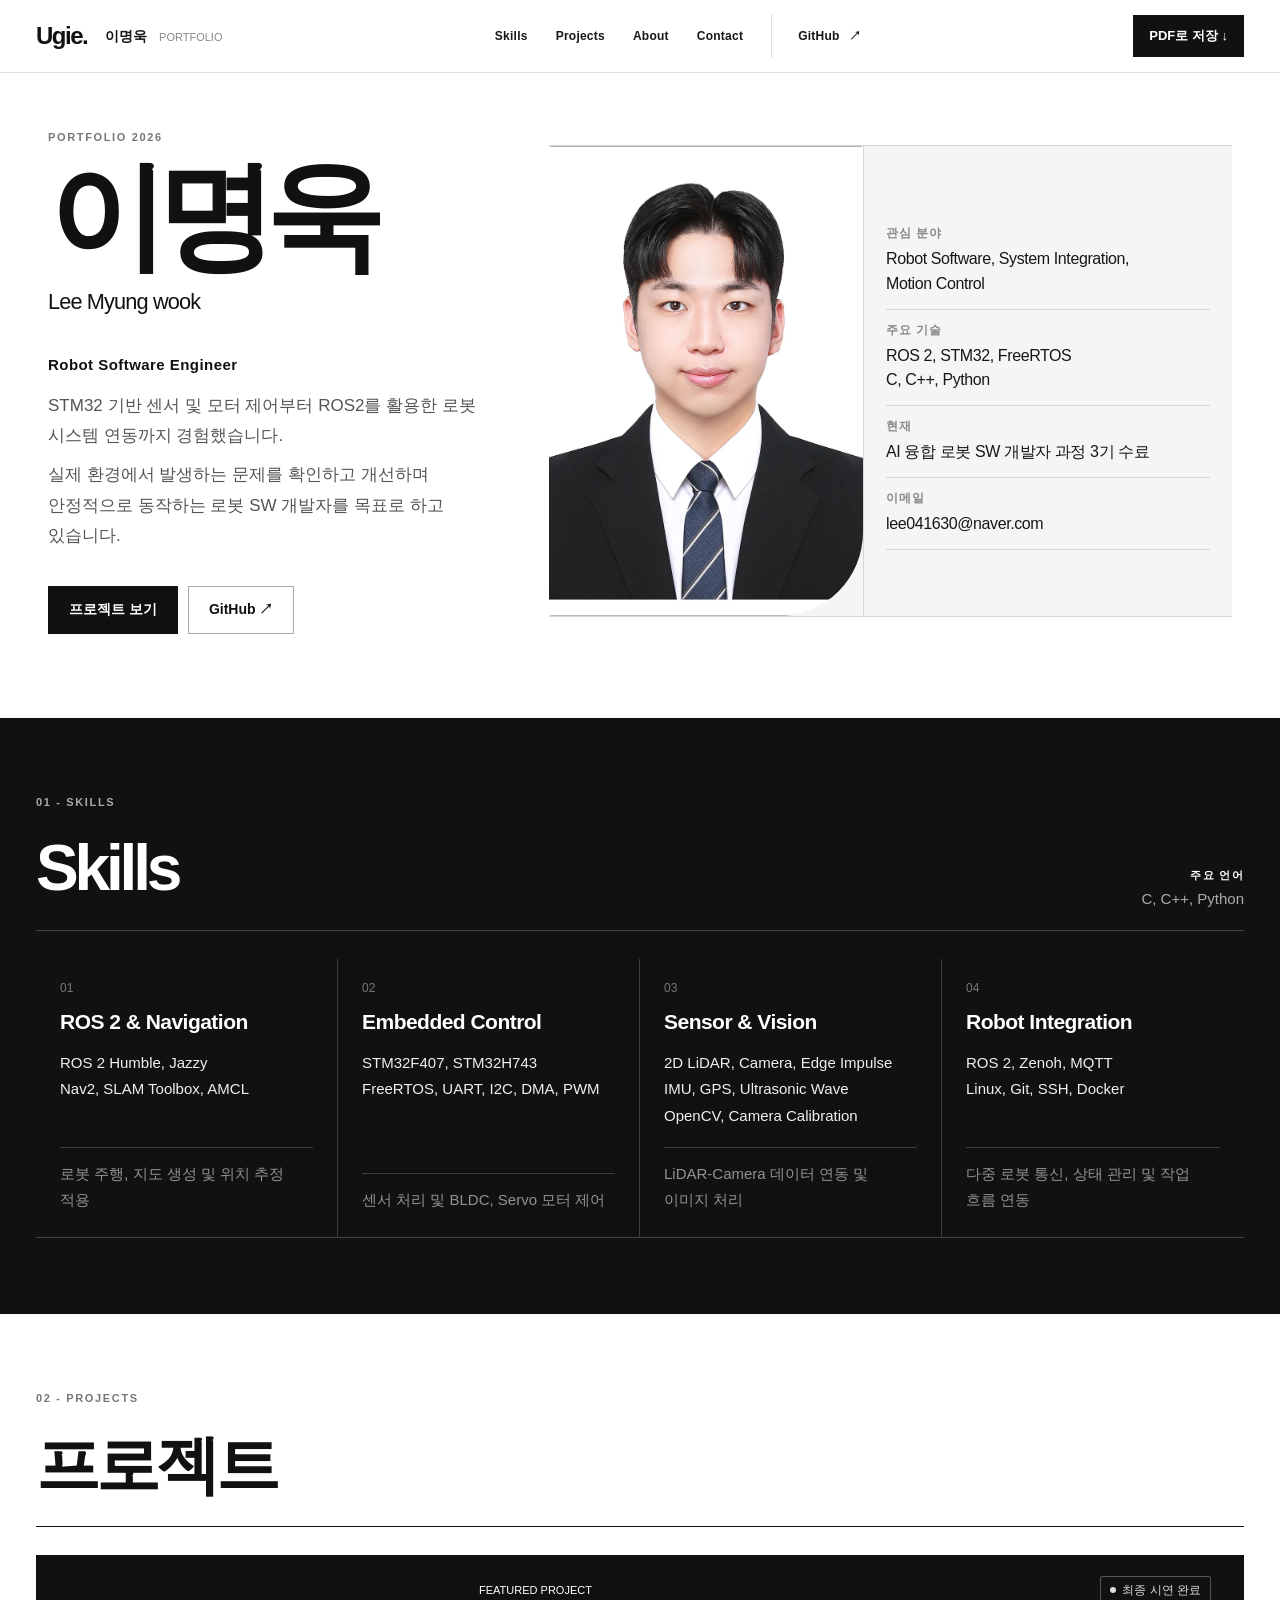
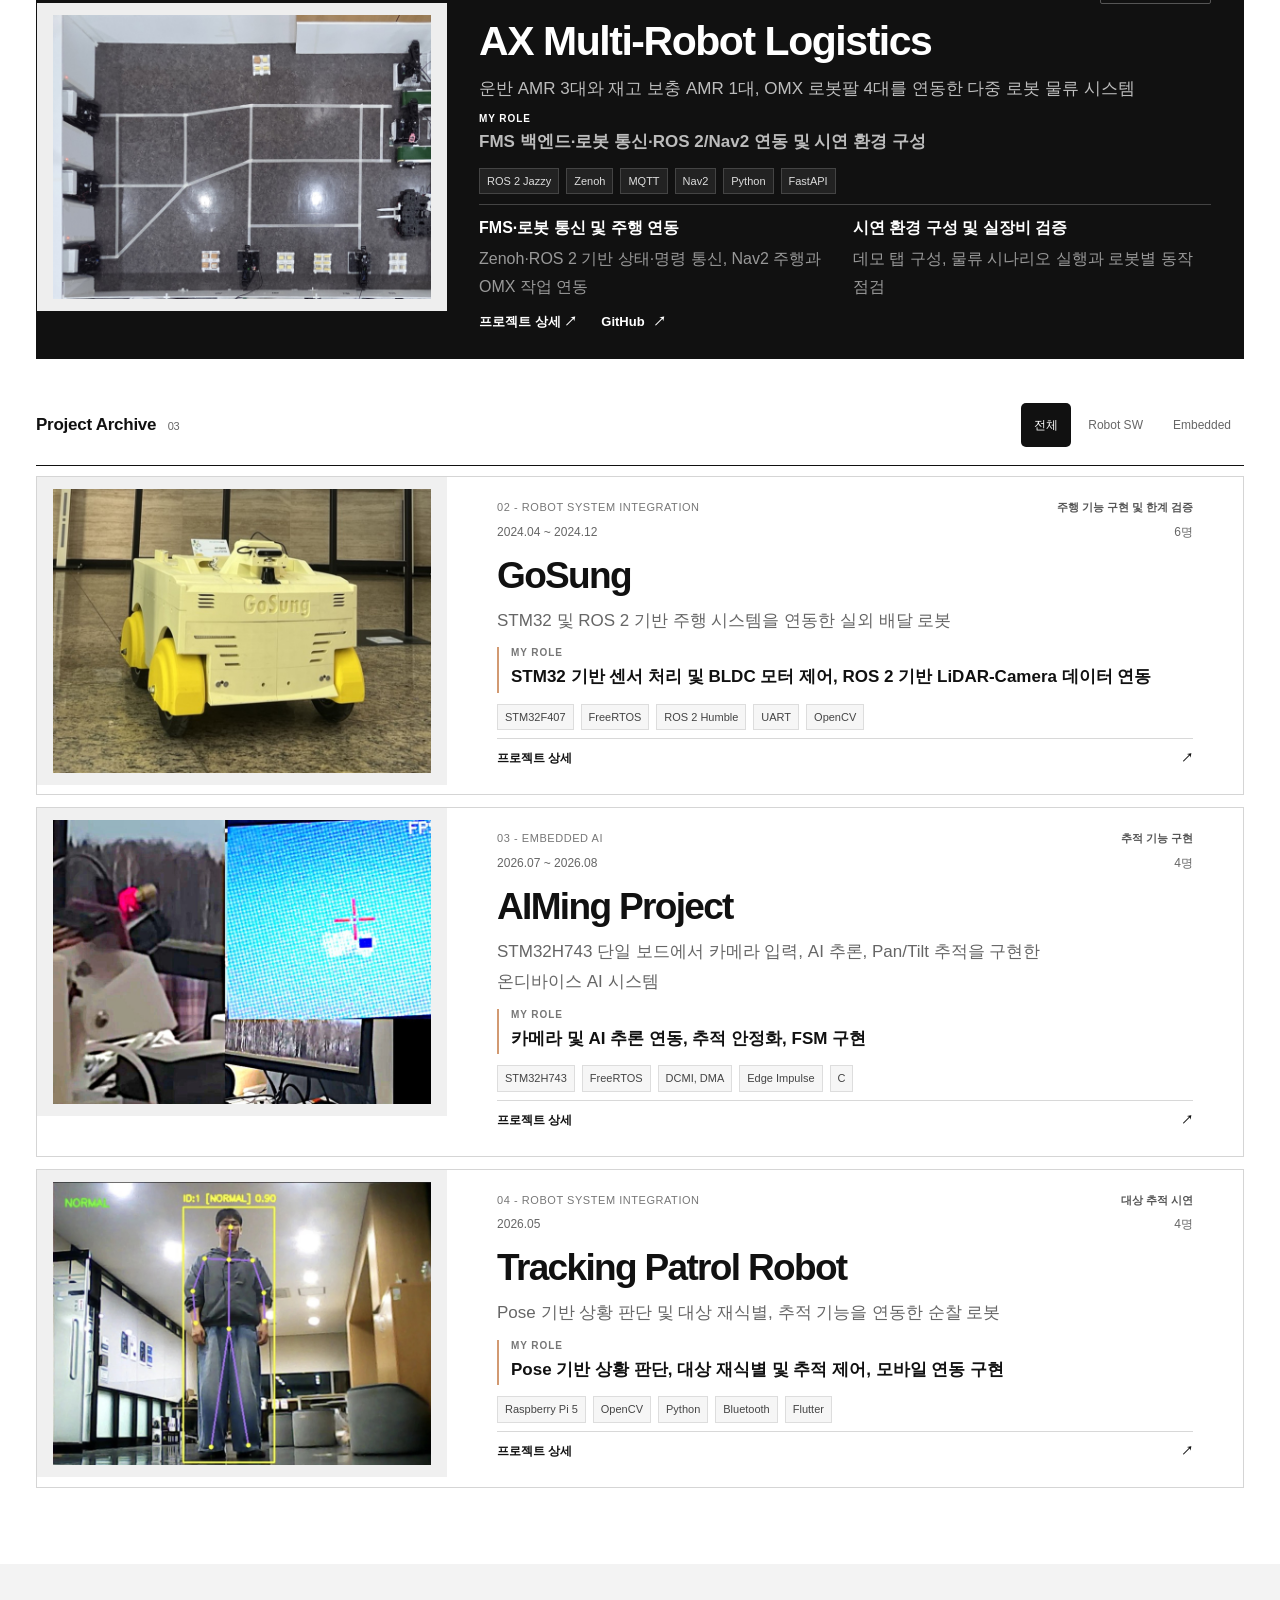
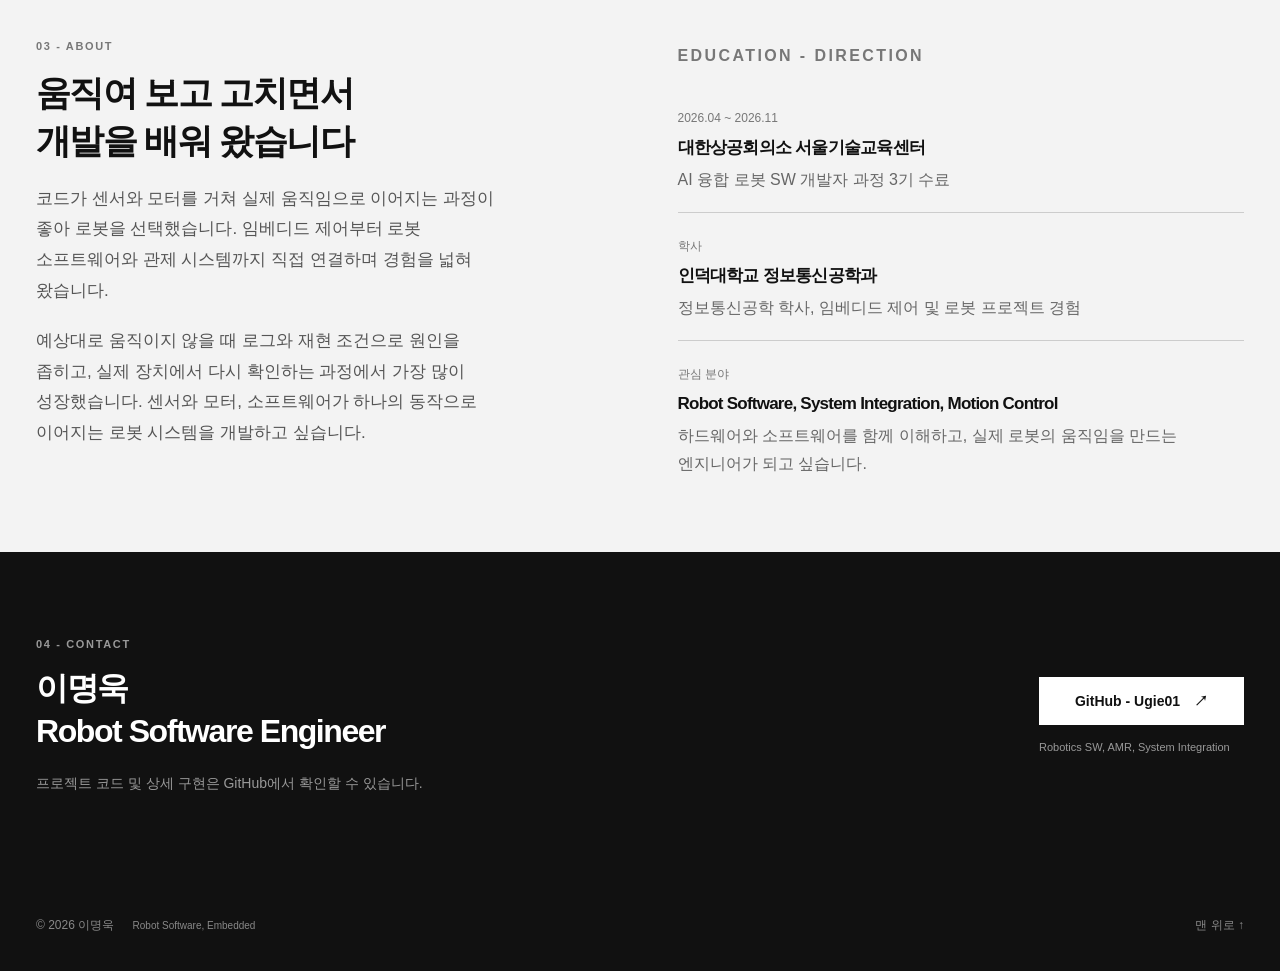
<file: index.html>
<!doctype html>
<html lang="ko"><head><meta charset="utf-8"><meta name="viewport" content="width=device-width, initial-scale=1"><title>Robot Software Engineer | 이명욱</title><meta name="description" content="직접 움직이고, 테스트하고, 고치며 로봇 시스템을 만드는 엔지니어 이명욱의 포트폴리오입니다."><meta name="theme-color" content="#ffffff"><meta property="og:type" content="website"><meta property="og:title" content="Robot Software Engineer | 이명욱"><meta property="og:description" content="직접 움직이고, 테스트하고, 고치며 로봇 시스템을 만드는 엔지니어 이명욱의 포트폴리오입니다."><link rel="icon" href="assets/favicon.svg" type="image/svg+xml"><link rel="stylesheet" href="style.css?v=20261111readability-nav"><script src="script.js?v=20261111readability-nav" defer></script><script src="assets/typography.js?v=20261111fonts" defer></script></head><body class="home-page">
<a class="skip-link" href="#main">본문으로 바로가기</a><header class="site-header"><nav class="container nav" aria-label="주 메뉴"><a class="brand" href="#home" aria-label="이명욱 포트폴리오 홈"><span class="brand-mark">Ugie<span>.</span></span><span class="brand-name">이명욱 <span>PORTFOLIO</span></span></a><button class="menu-toggle" type="button" aria-controls="nav-links" aria-expanded="false">메뉴 <span aria-hidden="true">☰</span></button><div class="nav-links" id="nav-links"><a href="#skills">Skills</a><a href="#projects">Projects</a><a href="#about">About</a><a href="#contact">Contact</a><a class="nav-github" href="https://github.com/Ugie01" target="_blank" rel="noopener noreferrer">GitHub <span aria-hidden="true">↗</span></a></div><a class="header-pdf"
   href="print.html"
   aria-label="포트폴리오 PDF 출력 페이지">
   PDF로 저장 ↓
</a>
</nav></header><main id="main">
<section class="hero container" id="home"><div class="hero-copy"><p class="eyebrow">PORTFOLIO 2026</p><h1>이명욱</h1><p class="hero-name-en">Lee Myung wook</p><p class="hero-position">Robot Software Engineer</p><p class="hero-description"><span>STM32 기반 센서 및 모터 제어부터 ROS2를 활용한 로봇 시스템 연동까지 경험했습니다.</span><span>실제 환경에서 발생하는 문제를 확인하고 개선하며 안정적으로 동작하는 로봇 SW 개발자를 목표로 하고 있습니다.</span></p><div class="hero-actions"><a class="button button-primary" href="#projects">프로젝트 보기</a><a class="button button-secondary" href="https://github.com/Ugie01" target="_blank" rel="noopener noreferrer">GitHub ↗</a></div></div>
<div class="hero-profile"><figure class="hero-portrait"><div class="portrait-frame"><img src="assets/portfolio-images/portrait.jpg" alt="로봇 소프트웨어 엔지니어 이명욱" width="900" height="1167" decoding="async"></div></figure><dl class="profile-facts"><div><dt>관심 분야</dt><dd>Robot Software, System Integration,<br>Motion Control</dd></div><div><dt>주요 기술</dt><dd>ROS 2, STM32, FreeRTOS<br>C, C++, Python</dd></div><div><dt>현재</dt><dd>AI 융합 로봇 SW 개발자 과정 3기 수료</dd></div><div><dt>이메일</dt><dd>lee041630@naver.com</dd></div></dl></div></section>
<section class="section container" id="skills"><div class="section-head"><div><p class="eyebrow">01 - SKILLS</p><h2>Skills</h2></div><p class="skills-language"><strong>주요 언어</strong><br>C, C++, Python</p></div><div class="skill-grid"><article class="skill-group"><span class="skill-no">01</span><h3>ROS 2 & Navigation</h3><p>ROS 2 Humble, Jazzy<br>Nav2, SLAM Toolbox, AMCL</p><p class="skill-context">로봇 주행, 지도 생성 및 위치 추정 적용</p></article><article class="skill-group"><span class="skill-no">02</span><h3>Embedded Control</h3><p>STM32F407, STM32H743<br>FreeRTOS, UART, I2C, DMA, PWM</p><p class="skill-context">센서 처리 및 BLDC, Servo 모터 제어</p></article><article class="skill-group"><span class="skill-no">03</span><h3>Sensor & Vision</h3><p>2D LiDAR, Camera, Edge Impulse<br>IMU, GPS, Ultrasonic Wave<br>OpenCV, Camera Calibration</p><p class="skill-context">LiDAR-Camera 데이터 연동 및 이미지 처리</p></article><article class="skill-group"><span class="skill-no">04</span><h3>Robot Integration</h3><p>ROS 2, Zenoh, MQTT<br>Linux, Git, SSH, Docker</p><p class="skill-context">다중 로봇 통신, 상태 관리 및 작업 흐름 연동</p></article></div></section>
<section class="section container" id="projects"><div class="section-head"><div><p class="eyebrow">02 - PROJECTS</p><h2>프로젝트</h2></div></div><article class="featured"><a class="featured-visual featured-photo" href="projects/fms.html" aria-label="AX Multi-Robot Logistics 프로젝트 상세"><img src="assets/portfolio-images/ax-workspace-edited.jpg" alt="최신 편집 항공뷰로 본 AX 물류 작업 공간" width="1600" height="1200" loading="eager" decoding="async"></a><div class="featured-content"><p class="feature-top"><span>FEATURED PROJECT</span><span class="status"><span class="small-dot"></span>최종 시연 완료</span></p><h3>AX Multi-Robot Logistics</h3><p>운반 AMR 3대와 재고 보충 AMR 1대, OMX 로봇팔 4대를 연동한 다중 로봇 물류 시스템</p><p class="featured-role"><span>MY ROLE</span>FMS 백엔드·로봇 통신·ROS 2/Nav2 연동 및 시연 환경 구성</p><ul class="tags" aria-label="사용 기술"><li>ROS 2 Jazzy</li><li>Zenoh</li><li>MQTT</li><li>Nav2</li><li>Python</li><li>FastAPI</li></ul><div class="feature-scope"><div><strong>FMS·로봇 통신 및 주행 연동</strong><p>Zenoh·ROS 2 기반 상태·명령 통신, Nav2 주행과 OMX 작업 연동</p></div><div><strong>시연 환경 구성 및 실장비 검증</strong><p>데모 탭 구성, 물류 시나리오 실행과 로봇별 동작 점검</p></div></div><div class="feature-links"><a class="text-link" href="projects/fms.html">프로젝트 상세 ↗</a><a class="text-link" href="https://github.com/E1I6-Logistics" target="_blank" rel="noopener noreferrer">GitHub <span aria-hidden="true">↗</span></a></div></div></article>
<div class="projects-toolbar"><h3>Project Archive <span>05</span></h3><div class="filters" role="group" aria-label="프로젝트 분야 필터" hidden><button type="button" data-filter="all" aria-pressed="true">전체</button><button type="button" data-filter="robot" aria-pressed="false">Robot SW</button><button type="button" data-filter="embedded" aria-pressed="false">Embedded</button></div></div><p class="sr-only" id="filter-status" role="status" aria-live="polite"></p><div class="project-grid"><article class="project-card" data-category="robot"><a class="project-image" style="--thumb:url('assets/portfolio-images/gosung-cover.jpg')" href="projects/gosung.html" aria-label="GoSung 프로젝트 상세"><img src="assets/portfolio-images/gosung-cover.jpg" alt="완성된 GoSung 4륜 로봇" width="1200" height="800" loading="lazy" decoding="async"></a><div class="card-body"><p class="card-index">02 - ROBOT SYSTEM INTEGRATION<span class="card-state">주행 기능 구현 및 한계 검증</span></p><p class="card-meta">2024.04 ~ 2024.12<span>6명</span></p><h3><a href="projects/gosung.html">GoSung</a></h3><p class="card-summary">STM32 및 ROS 2 기반 주행 시스템을 연동한 실외 배달 로봇</p><p class="card-role"><span>MY ROLE</span>STM32 기반 센서 처리 및 BLDC 모터 제어, ROS 2 기반 LiDAR-Camera 데이터 연동</p><ul class="tags" aria-label="사용 기술"><li>STM32F407</li><li>FreeRTOS</li><li>ROS 2 Humble</li><li>UART</li><li>OpenCV</li></ul><a class="card-more" href="projects/gosung.html">프로젝트 상세 <span aria-hidden="true">↗</span></a></div></article><article class="project-card" data-category="embedded"><a class="project-image" style="--thumb:url('assets/portfolio-images/aiming-cover.jpg')" href="projects/aiming.html" aria-label="AIMing Project 프로젝트 상세"><img src="assets/portfolio-images/aiming-cover.jpg" alt="AIMing 시연 영상에서 추출한 대표 프레임" width="1200" height="800" loading="lazy" decoding="async"></a><div class="card-body"><p class="card-index">03 - EMBEDDED AI<span class="card-state">추적 기능 구현</span></p><p class="card-meta">2026.07 ~ 2026.08<span>4명</span></p><h3><a href="projects/aiming.html">AIMing Project</a></h3><p class="card-summary">STM32H743 단일 보드에서 카메라 입력, AI 추론, Pan/Tilt 추적을 구현한 온디바이스 AI 시스템</p><p class="card-role"><span>MY ROLE</span>카메라 및 AI 추론 연동, 추적 안정화, FSM 구현</p><ul class="tags" aria-label="사용 기술"><li>STM32H743</li><li>FreeRTOS</li><li>DCMI, DMA</li><li>Edge Impulse</li><li>C</li></ul><a class="card-more" href="projects/aiming.html">프로젝트 상세 <span aria-hidden="true">↗</span></a></div></article><article class="project-card" data-category="robot"><a class="project-image" style="--thumb:url('assets/portfolio-images/tracking-cover.jpg')" href="projects/tracking.html" aria-label="Tracking Patrol Robot 프로젝트 상세"><img src="assets/portfolio-images/tracking-cover.jpg" alt="인물 Pose와 추적 박스를 표시한 시연 화면" width="1200" height="800" loading="lazy" decoding="async"></a><div class="card-body"><p class="card-index">04 - ROBOT SYSTEM INTEGRATION<span class="card-state">대상 추적 시연</span></p><p class="card-meta">2026.05<span>4명</span></p><h3><a href="projects/tracking.html">Tracking Patrol Robot</a></h3><p class="card-summary">Pose 기반 상황 판단 및 대상 재식별, 추적 기능을 연동한 순찰 로봇</p><p class="card-role"><span>MY ROLE</span>Pose 기반 상황 판단, 대상 재식별 및 추적 제어, 모바일 연동 구현</p><ul class="tags" aria-label="사용 기술"><li>Raspberry Pi 5</li><li>OpenCV</li><li>Python</li><li>Bluetooth</li><li>Flutter</li></ul><a class="card-more" href="projects/tracking.html">프로젝트 상세 <span aria-hidden="true">↗</span></a></div></article><article class="project-card" data-category="embedded"><a class="project-image project-image--portrait" style="--thumb:url('assets/portfolio-images/vip-cover.jpg')" href="projects/vip.html" aria-label="VIP Wearable 프로젝트 상세"><img src="assets/portfolio-images/vip-cover.jpg" alt="얼굴을 모자이크한 VIP Wearable 착용 사진" width="1200" height="800" loading="lazy" decoding="async"></a><div class="card-body"><p class="card-index">05 - SYSTEM INTEGRATION<span class="card-state">기능 연동 검증</span></p><p class="card-meta">2026.07 ~ 2026.08<span>2명</span></p><h3><a href="projects/vip.html">VIP Wearable</a></h3><p class="card-summary">TMAP 경로 안내 및 IMU 방향 정보를 진동으로 전달하는 보행 보조 시스템</p><p class="card-role"><span>MY ROLE</span>IMU 방향 정보, 진동 피드백, Android 앱 기능 통합</p><ul class="tags" aria-label="사용 기술"><li>Raspberry Pi 5</li><li>IMU</li><li>Bluetooth Classic</li><li>TMAP API</li><li>Android Java</li></ul><a class="card-more" href="projects/vip.html">프로젝트 상세 <span aria-hidden="true">↗</span></a></div></article><article class="project-card" data-category="embedded"><a class="project-image project-image--square" href="projects/plc.html" style="--thumb:url('assets/portfolio-images/plc-demo.jpg')" aria-label="MPS 창고 적재 제어 프로젝트 상세"><img src="assets/portfolio-images/plc-demo.jpg" alt="MPS 트레이너와 HMI의 동작 장면" width="1200" height="800" loading="lazy" decoding="async"></a><div class="card-body"><p class="card-index">06 - SEQUENCE CONTROL<span class="card-state">교육 프로젝트</span></p><p class="card-meta">2026.06<span>2명</span></p><h3><a href="projects/plc.html">MPS 창고 적재 제어</a></h3><p class="card-summary">Mitsubishi PLC 및 HMI로 층별 적재, 비우기, 수동 운전을 구현한 교육 프로젝트</p><p class="card-role"><span>MY ROLE</span>PLC 시퀀스, HMI 제어 공동 구현</p><ul class="tags" aria-label="사용 기술"><li>Mitsubishi PLC</li><li>GX Works2</li><li>GT Designer3</li><li>Ladder</li><li>HMI</li></ul><a class="card-more" href="projects/plc.html">프로젝트 상세 <span aria-hidden="true">↗</span></a></div></article><article class="project-card" data-category="robot"><a class="project-image" href="projects/test-1.html" aria-label="테스트 프로젝트 상세"><img src="assets/portfolio-images/uploads/test-1-5c74e70faf9bbd66.jpg" alt="" loading="lazy" decoding="async"></a><div class="card-body"><p class="card-index"><span class="card-state"></span></p><p class="card-meta"><span></span></p><h3><a href="projects/test-1.html">테스트</a></h3><p class="card-summary">test</p><p class="card-role"><span>MY ROLE</span>test</p><ul class="tags" aria-label="사용 기술"></ul><a class="card-more" href="projects/test-1.html">프로젝트 상세 <span aria-hidden="true">↗</span></a></div></article></div>
</section>
<section class="about-section" id="about"><div class="container about-grid"><div><p class="eyebrow">03 - ABOUT</p><h2>움직여 보고 고치면서<br>개발을 배워 왔습니다</h2><p class="about-copy">코드가 센서와 모터를 거쳐 실제 움직임으로 이어지는 과정이 좋아 로봇을 선택했습니다. 임베디드 제어부터 로봇 소프트웨어와 관제 시스템까지 직접 연결하며 경험을 넓혀 왔습니다.</p><p class="about-copy">예상대로 움직이지 않을 때 로그와 재현 조건으로 원인을 좁히고, 실제 장치에서 다시 확인하는 과정에서 가장 많이 성장했습니다. 센서와 모터, 소프트웨어가 하나의 동작으로 이어지는 로봇 시스템을 개발하고 싶습니다.</p></div><div class="education"><p class="eyebrow">EDUCATION - DIRECTION</p><article><span class="education-date">2026.04 ~ 2026.11</span><h3>대한상공회의소 서울기술교육센터</h3><p>AI 융합 로봇 SW 개발자 과정 3기 수료</p></article><article><span class="education-date">학사</span><h3>인덕대학교 정보통신공학과</h3><p>정보통신공학 학사, 임베디드 제어 및 로봇 프로젝트 경험</p></article><article><span class="education-date">관심 분야</span><h3>Robot Software, System Integration, Motion Control</h3><p>하드웨어와 소프트웨어를 함께 이해하고, 실제 로봇의 움직임을 만드는 엔지니어가 되고 싶습니다.</p></article></div></div></section>
<section class="contact-section" id="contact"><div class="container contact-inner"><div><p class="eyebrow">04 - CONTACT</p><h2>이명욱<br>Robot Software Engineer</h2><p>프로젝트 코드 및 상세 구현은 GitHub에서 확인할 수 있습니다.</p></div><div class="contact-links"><a class="button button-light" href="https://github.com/Ugie01" target="_blank" rel="noopener noreferrer">GitHub - Ugie01 <span aria-hidden="true">↗</span></a><span>Robotics SW, AMR, System Integration</span></div></div></section></main><footer class="site-footer"><div class="container footer-inner"><p>© 2026 이명욱 <span>Robot Software, Embedded</span></p><a href="#home">맨 위로 ↑</a></div></footer></body></html>
</file>
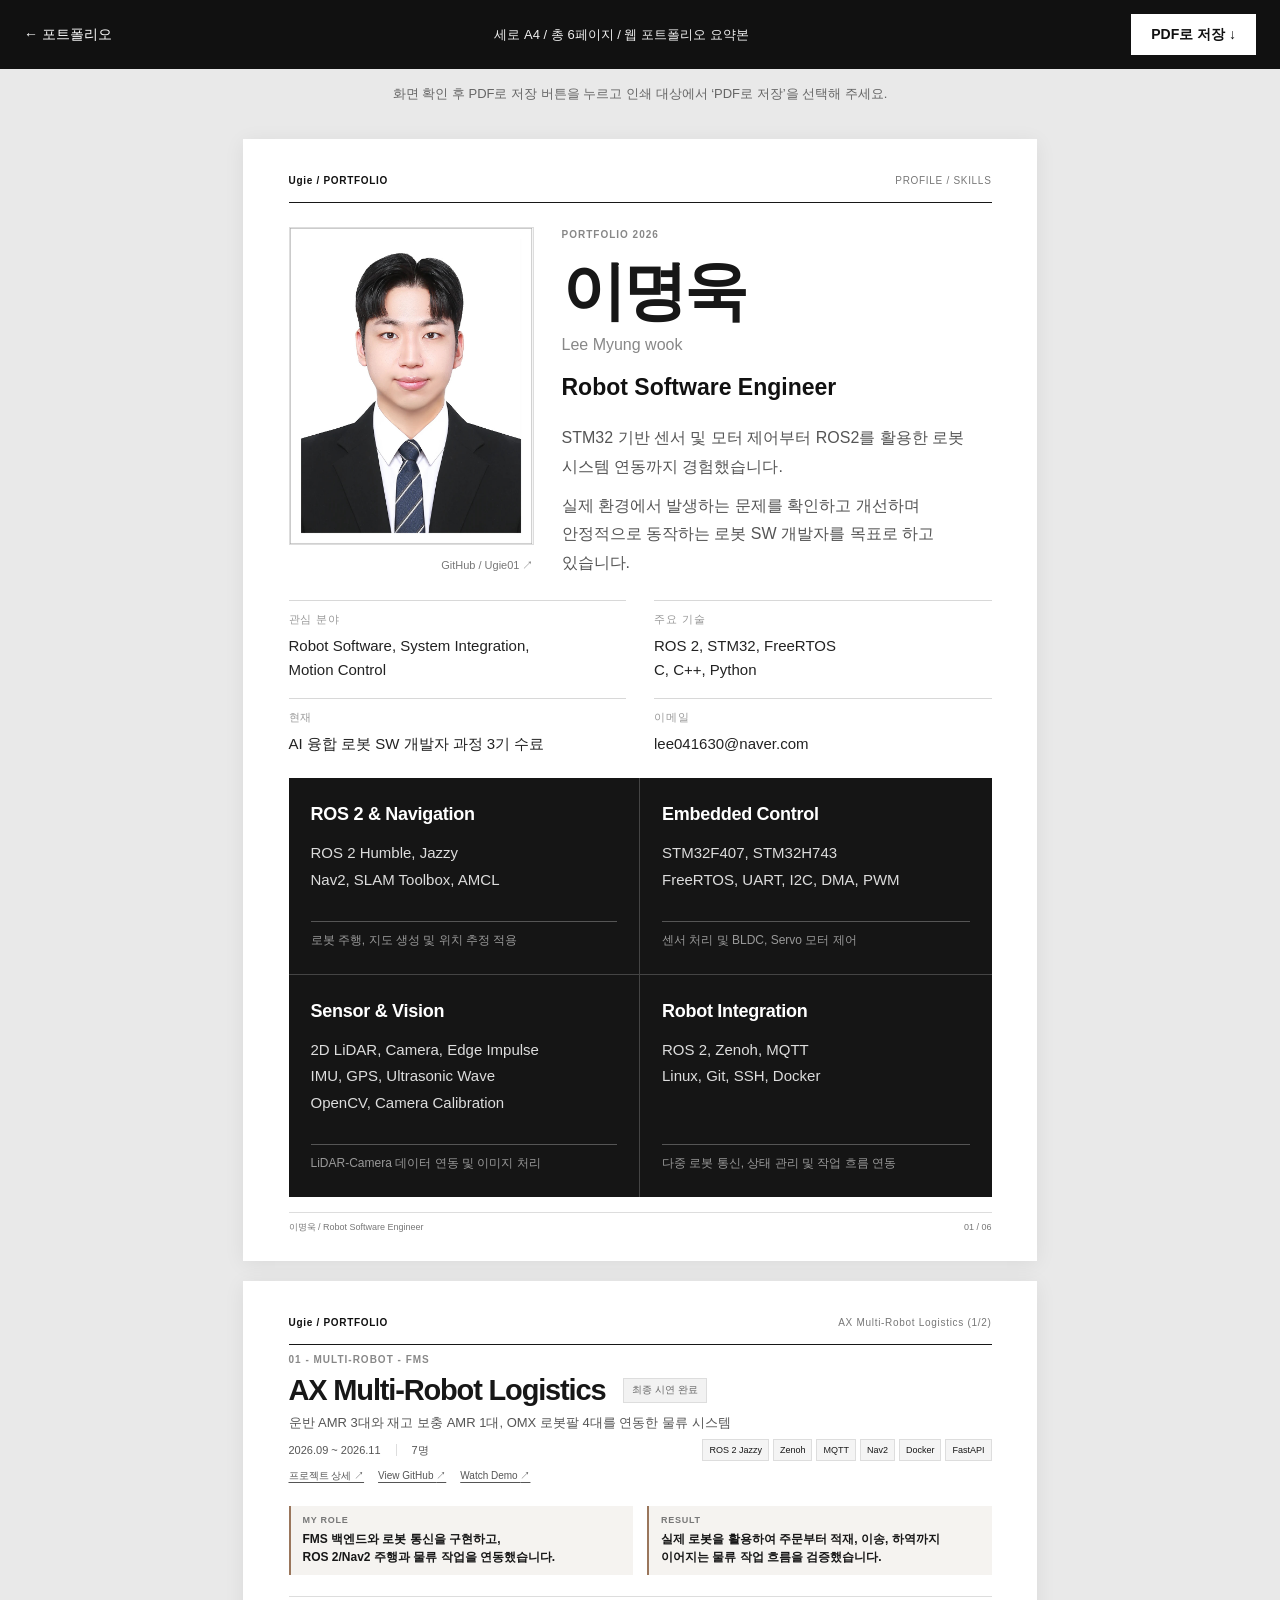
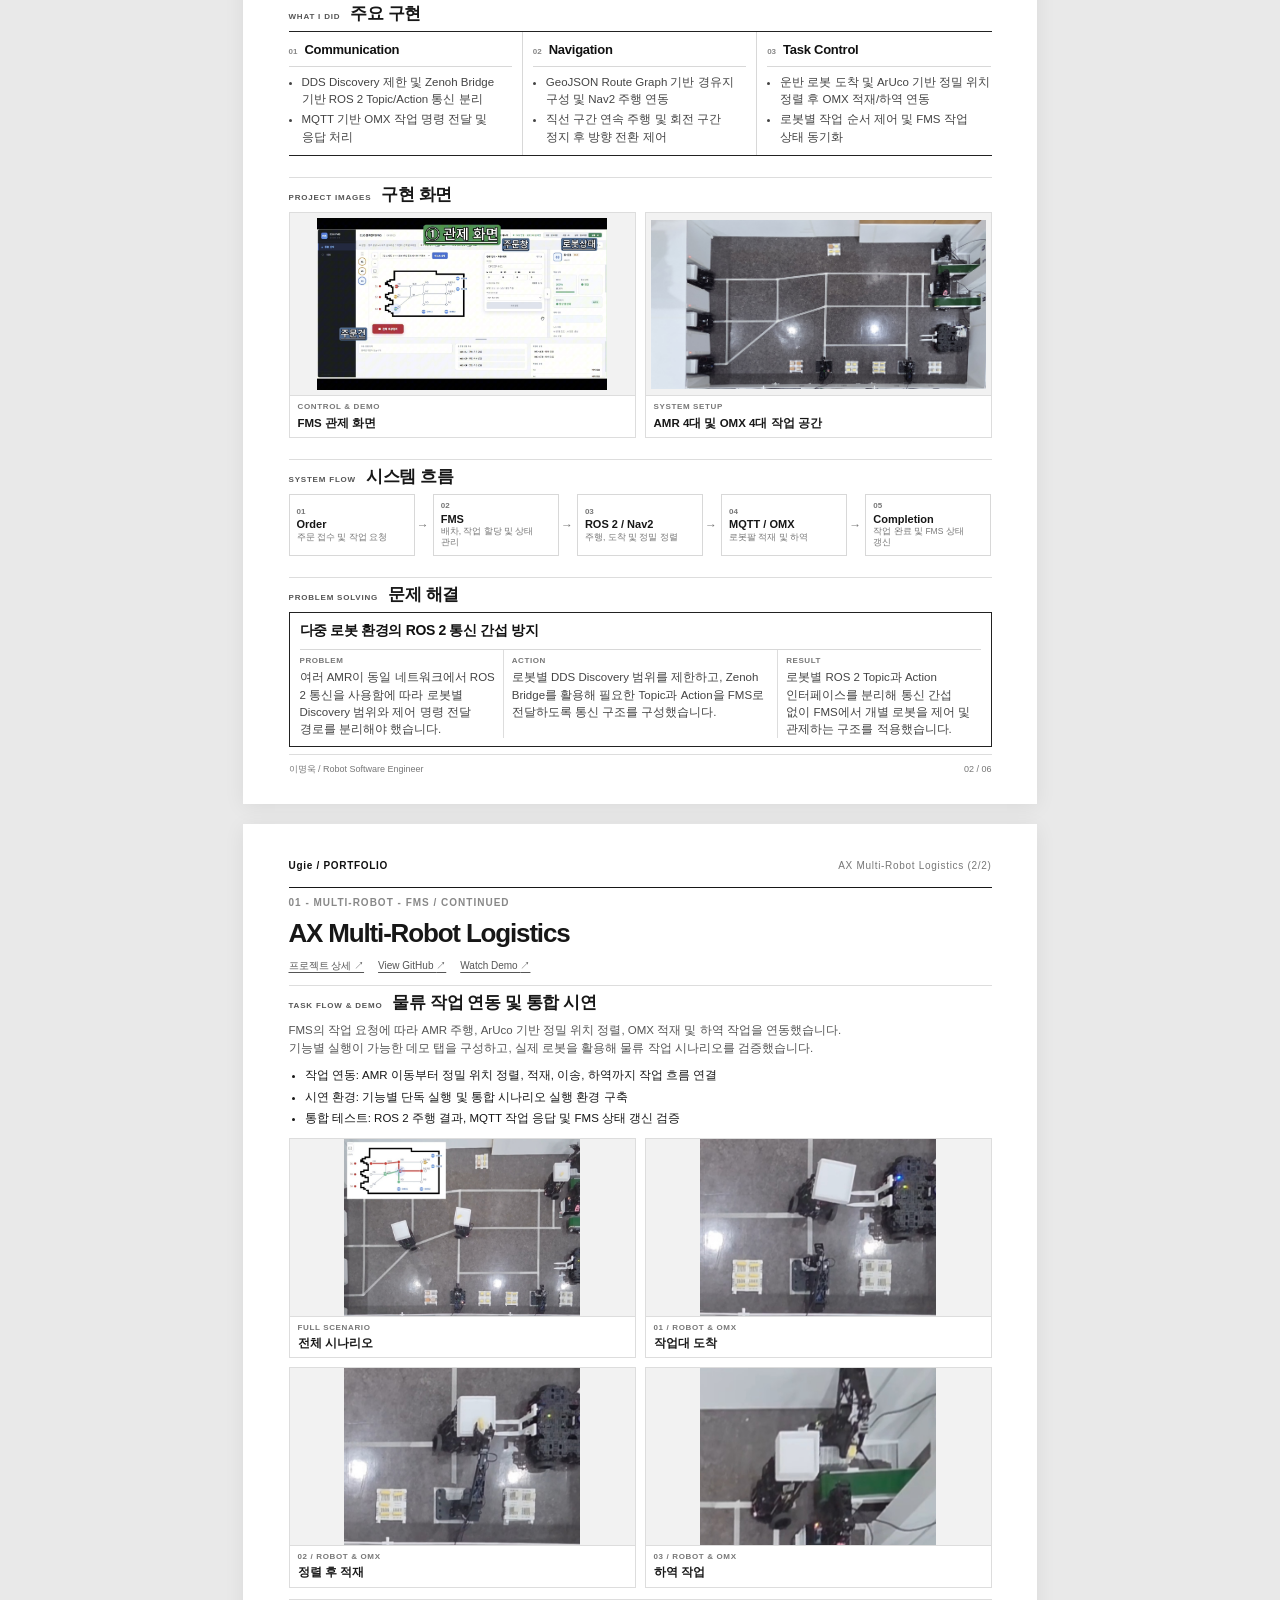
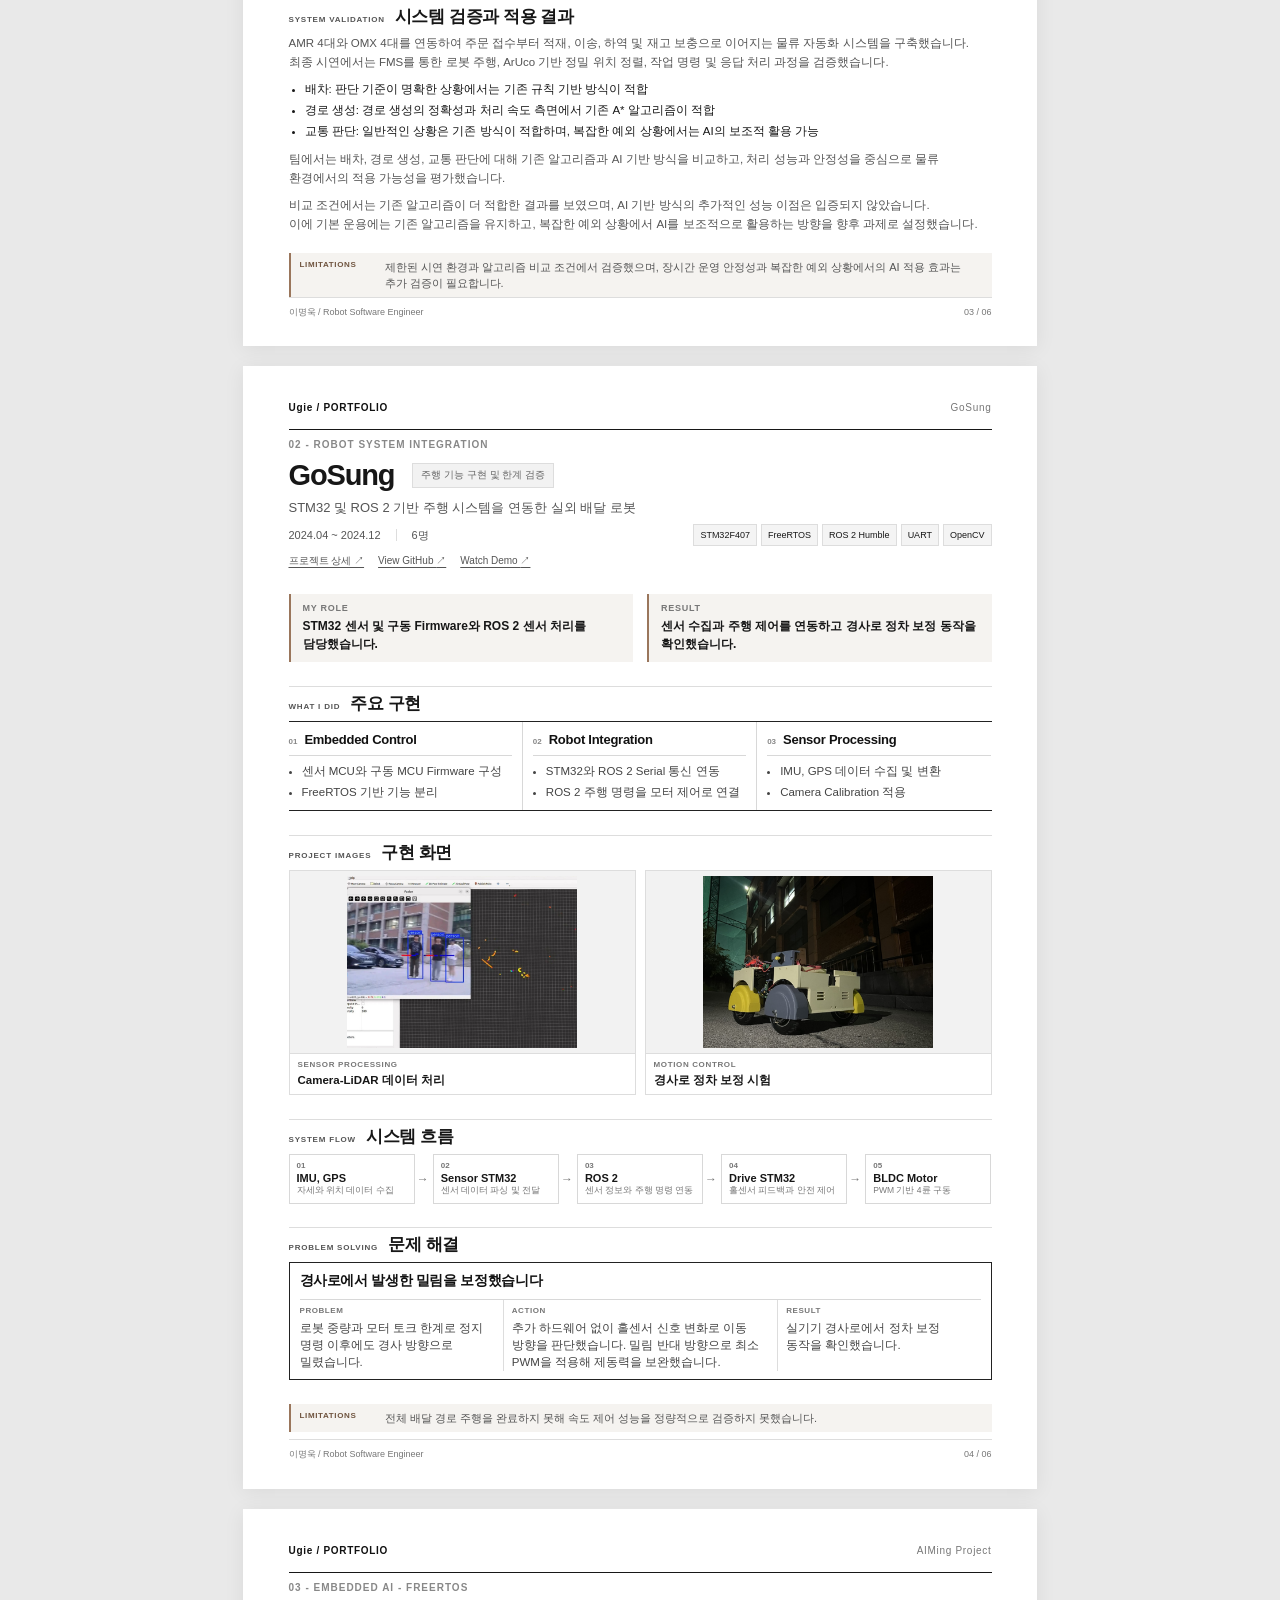
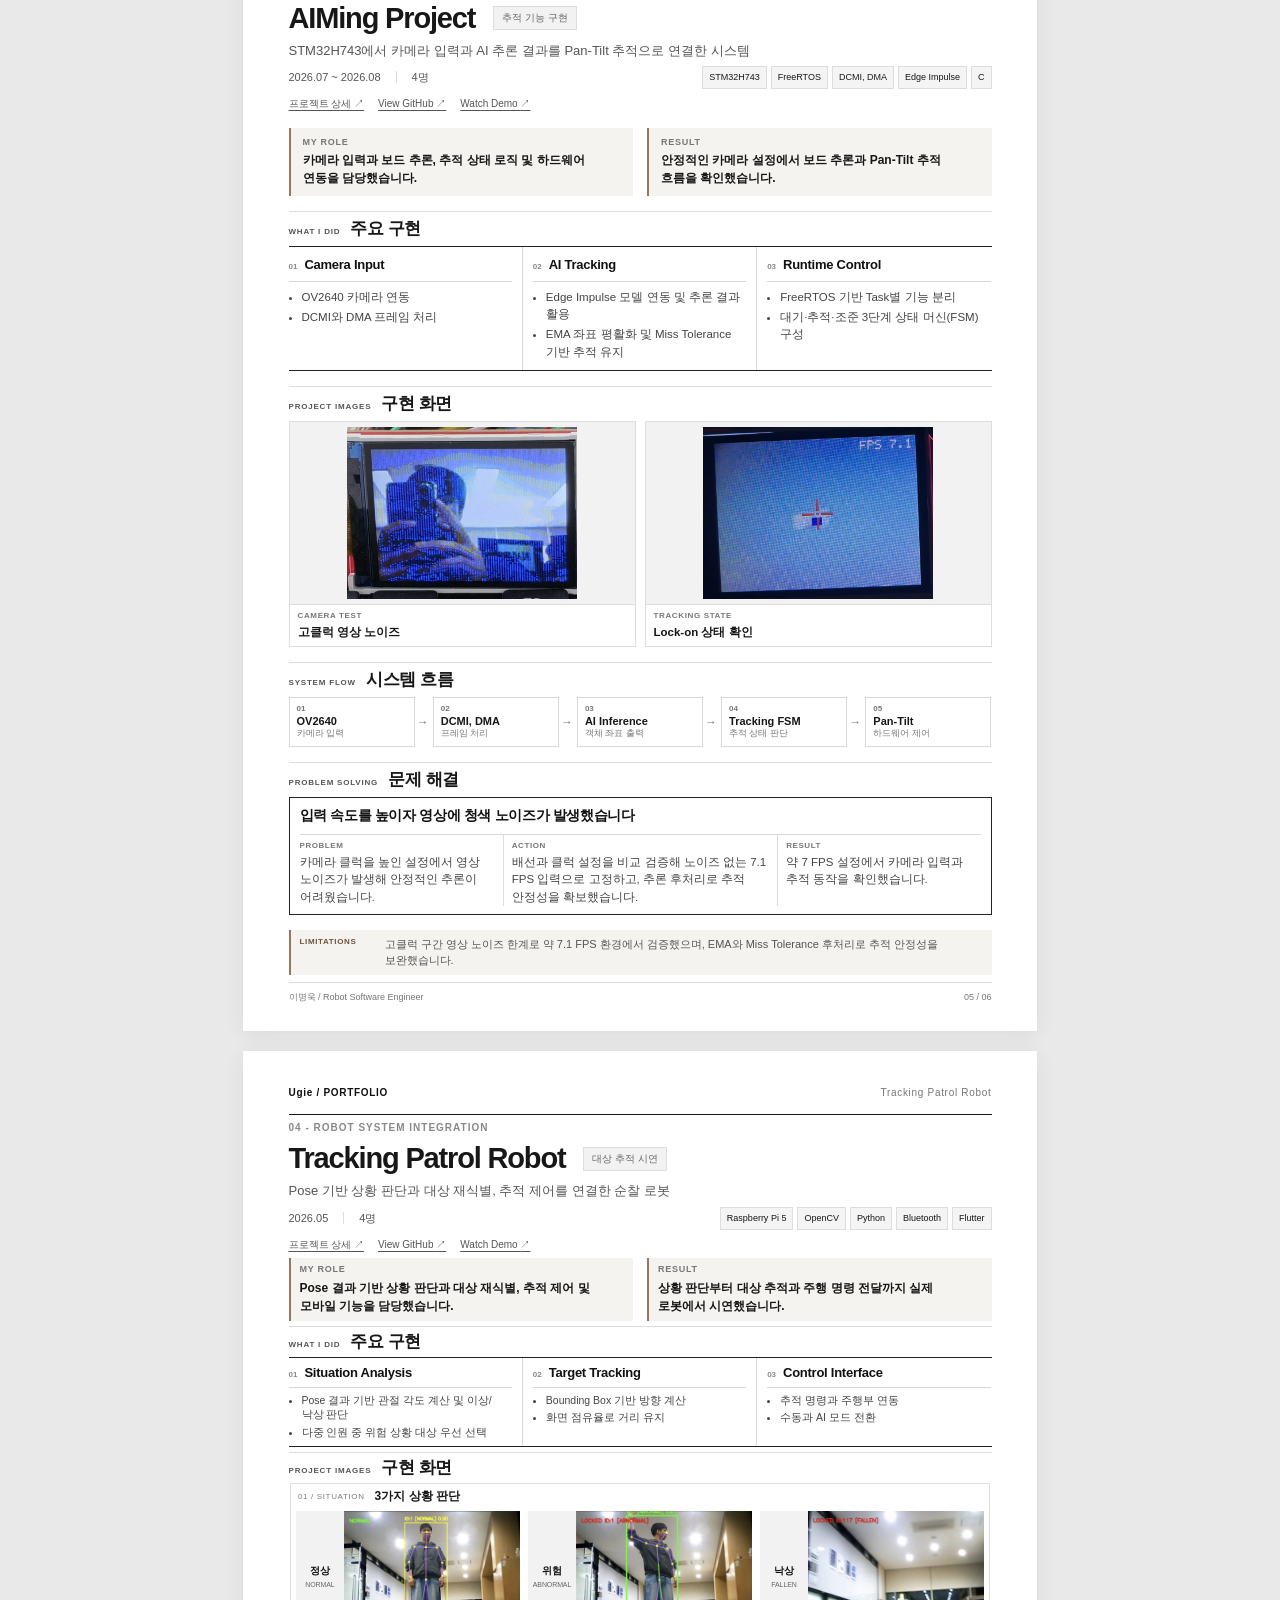
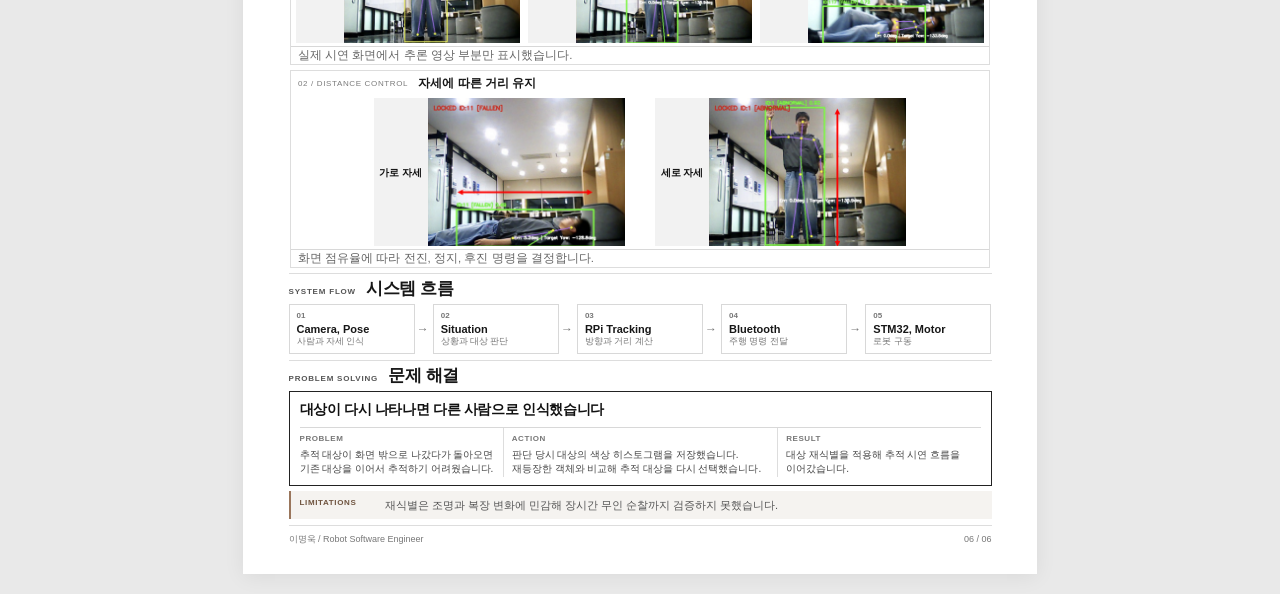
<file: print.html>
<!doctype html>
<html lang="ko">
<head>
  <meta charset="utf-8">
  <meta name="viewport" content="width=device-width, initial-scale=1">
  <title>이명욱_Robot_SW_Portfolio</title>
  <link rel="icon" href="assets/favicon.svg" type="image/svg+xml">
  <link rel="stylesheet" href="style.css?v=20261111readability-nav">
  <link rel="stylesheet" href="print.css?v=20261111ax-framing-layout">
  <script src="assets/typography.js?v=20261111fonts" defer></script>
  <script src="print.js?v=20261111fonts" defer></script>
</head>
<body class="print-view">
  <header class="print-toolbar">
    <a href="index.html">← 포트폴리오</a>
    <p id="print-status" role="status">최신 포트폴리오를 불러오는 중입니다.</p>
    <button id="save-pdf" type="button" onclick="window.print()" disabled>PDF로 저장 ↓</button>
  </header>
  <p class="print-help">화면 확인 후 PDF로 저장 버튼을 누르고 인쇄 대상에서 ‘PDF로 저장’을 선택해 주세요.</p>
  <main id="print-pages" aria-label="전체 포트폴리오 PDF 미리보기"></main>
  <noscript>최신 페이지를 불러오려면 브라우저의 JavaScript를 활성화해 주세요.</noscript>
</body>
</html>
</file>
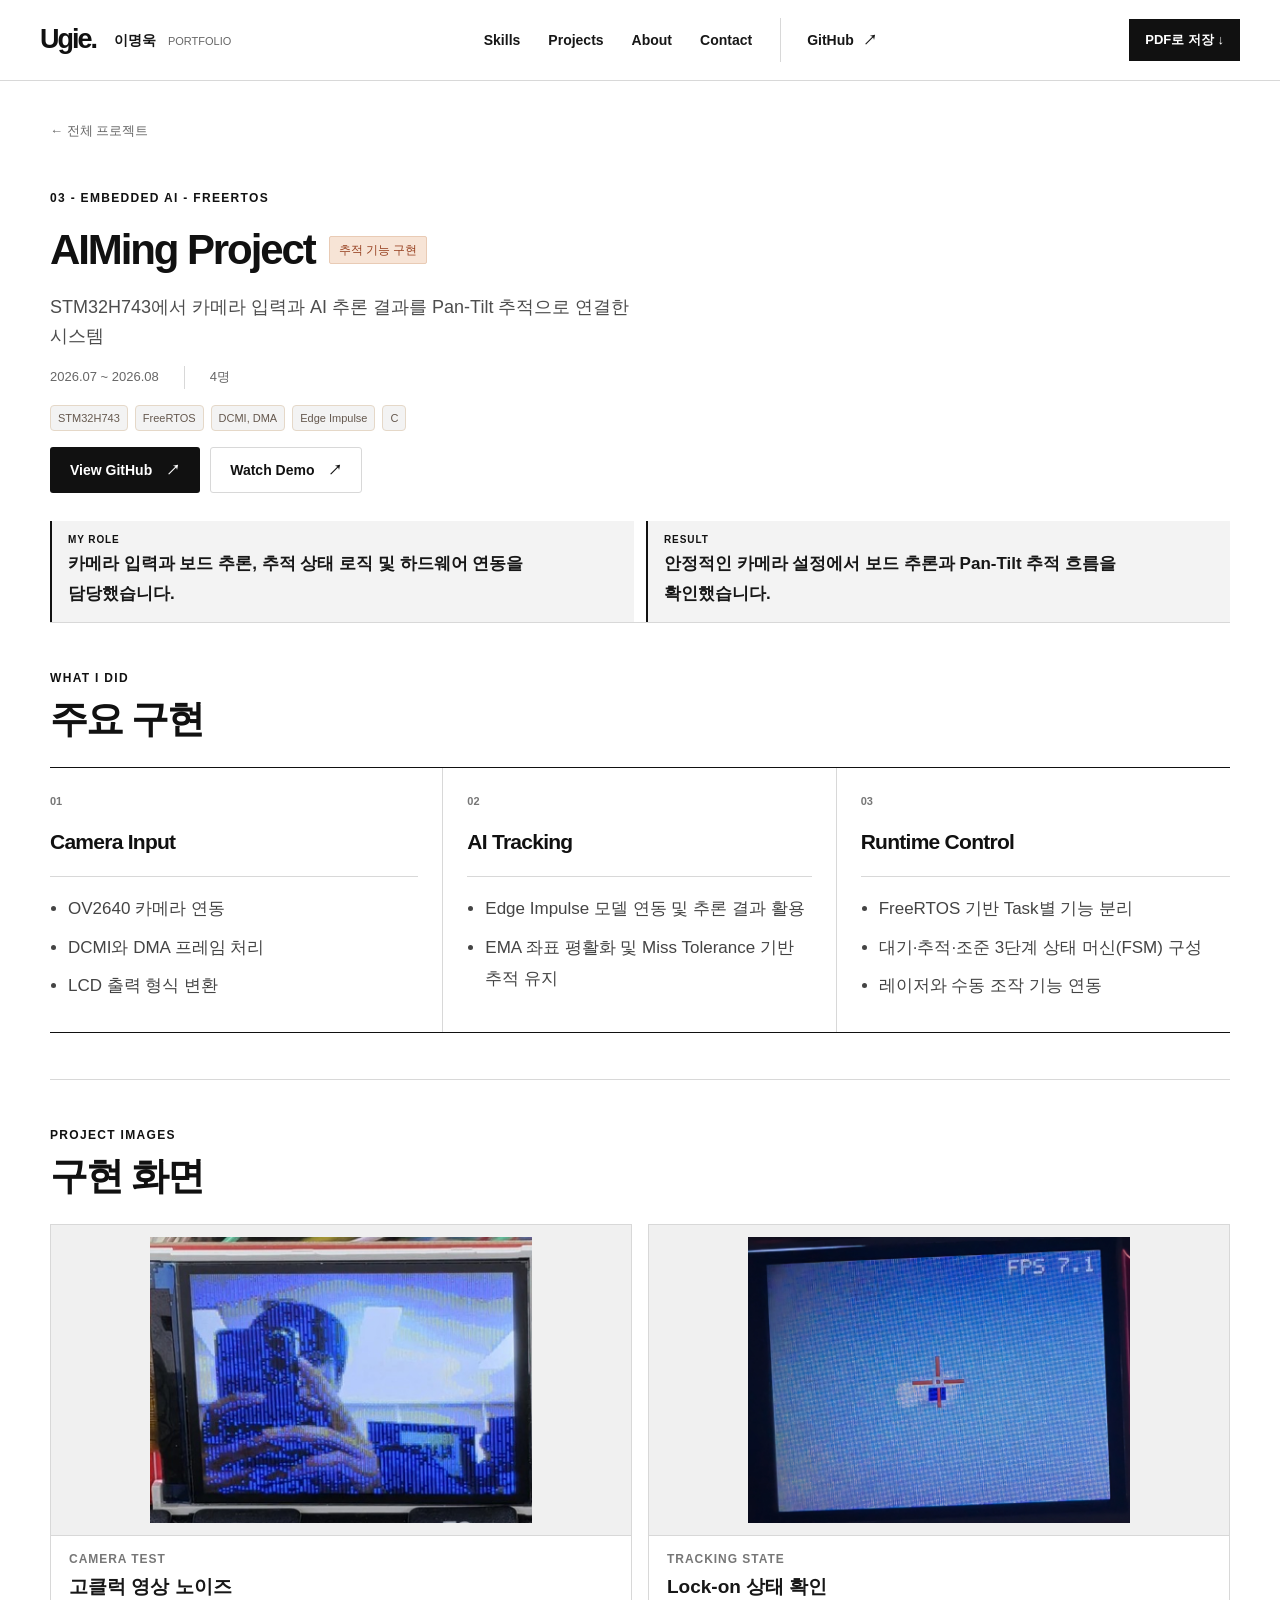
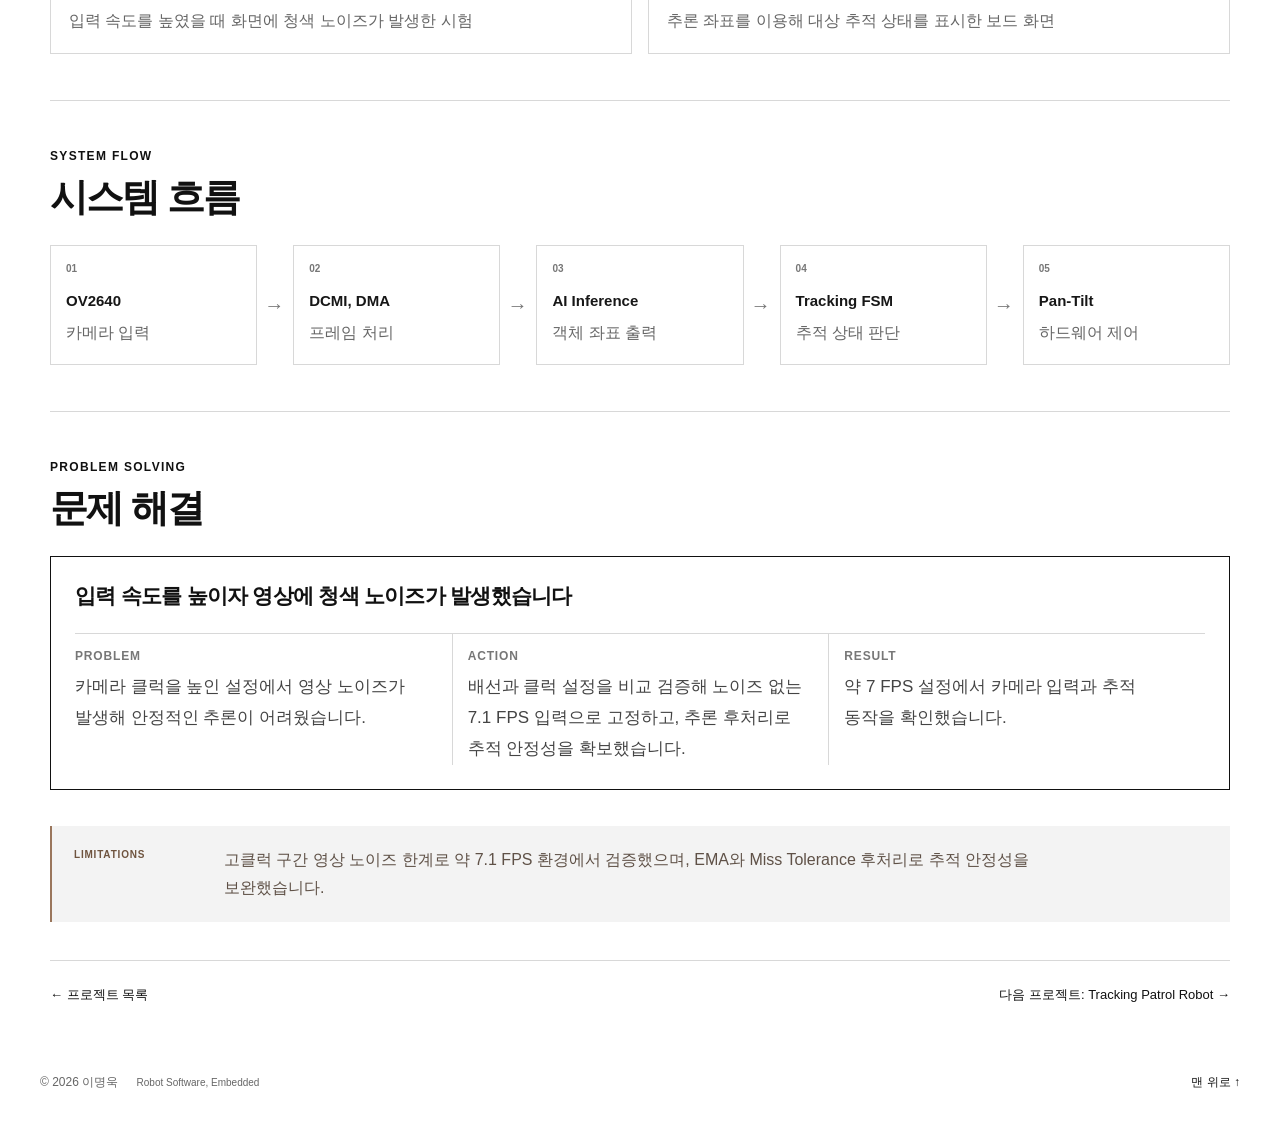
<file: projects/aiming.html>
<!doctype html>
<html lang="ko"><head><meta charset="utf-8"><meta name="viewport" content="width=device-width, initial-scale=1"><title>AIMing Project | 이명욱</title><meta name="description" content="STM32H743에서 카메라 입력과 AI 추론 결과를 Pan-Tilt 추적으로 연결한 시스템"><meta name="theme-color" content="#2d2722"><meta property="og:type" content="website"><meta property="og:title" content="AIMing Project | 이명욱"><meta property="og:description" content="STM32H743에서 카메라 입력과 AI 추론 결과를 Pan-Tilt 추적으로 연결한 시스템"><link rel="icon" href="../assets/favicon.svg" type="image/svg+xml"><link rel="stylesheet" href="../style.css?v=20261111readability-nav"><script src="../script.js?v=20261111readability-nav" defer></script><script src="../assets/typography.js?v=20261111fonts" defer></script></head><body class="detail-redesign detail-compact">
<a class="skip-link" href="#main">본문으로 바로가기</a><header class="site-header"><nav class="container nav" aria-label="주 메뉴"><a class="brand" href="../index.html#home" aria-label="이명욱 포트폴리오 홈"><span class="brand-mark">Ugie<span>.</span></span><span class="brand-name">이명욱 <span>PORTFOLIO</span></span></a><button class="menu-toggle" type="button" aria-controls="nav-links" aria-expanded="false">메뉴 <span aria-hidden="true">☰</span></button><div class="nav-links" id="nav-links"><a href="../index.html#skills">Skills</a><a href="../index.html#projects">Projects</a><a href="../index.html#about">About</a><a href="../index.html#contact">Contact</a><a class="nav-github" href="https://github.com/Ugie01" target="_blank" rel="noopener noreferrer">GitHub <span aria-hidden="true">↗</span></a></div><a class="header-pdf" href="../print.html" target="_blank" rel="noopener" aria-label="전체 포트폴리오 PDF로 저장">PDF로 저장 ↓</a></nav></header><main id="main"><div class="container project-detail" id="home">
<a class="back-link" href="../index.html#projects">← 전체 프로젝트</a>
<section class="detail-hero" aria-labelledby="project-title"><div class="detail-hero-copy"><p class="eyebrow">03 - EMBEDDED AI - FREERTOS</p><div class="detail-title"><h1 id="project-title">AIMing Project</h1><span class="status">추적 기능 구현</span></div><p class="detail-summary">STM32H743에서 카메라 입력과 AI 추론 결과를 Pan-Tilt 추적으로 연결한 시스템</p><p class="detail-meta">2026.07 ~ 2026.08<span>4명</span></p><ul class="tags" aria-label="사용 기술"><li>STM32H743</li><li>FreeRTOS</li><li>DCMI, DMA</li><li>Edge Impulse</li><li>C</li></ul><div class="detail-actions"><a class="button button-primary" href="https://github.com/Ugie01/AIMing_Project" target="_blank" rel="noopener noreferrer">View GitHub <span aria-hidden="true">↗</span></a><a class="button button-secondary" href="https://www.youtube.com/watch?v=Eg0nYeOGCXA" target="_blank" rel="noopener noreferrer">Watch Demo <span aria-hidden="true">↗</span></a></div></div></section>
<div class="detail-keyline"><div class="role-callout"><span>MY ROLE</span><strong>카메라 입력과 보드 추론, 추적 상태 로직 및 하드웨어 연동을 담당했습니다.</strong></div><div class="detail-result"><span>RESULT</span><strong>안정적인 카메라 설정에서 보드 추론과 Pan-Tilt 추적 흐름을 확인했습니다.</strong></div></div>
<section class="detail-section" aria-labelledby="contribution-title"><header class="detail-section-head"><p class="eyebrow">WHAT I DID</p><h2 id="contribution-title">주요 구현</h2></header><div class="contribution-cards"><article class="contribution-card"><span class="card-number">01</span><h3>Camera Input</h3><ul><li>OV2640 카메라 연동</li><li>DCMI와 DMA 프레임 처리</li><li>LCD 출력 형식 변환</li></ul></article><article class="contribution-card"><span class="card-number">02</span><h3>AI Tracking</h3><ul><li>Edge Impulse 모델 연동 및 추론 결과 활용</li><li>EMA 좌표 평활화 및 Miss Tolerance 기반 추적 유지</li></ul></article><article class="contribution-card"><span class="card-number">03</span><h3>Runtime Control</h3><ul><li>FreeRTOS 기반 Task별 기능 분리</li><li>대기·추적·조준 3단계 상태 머신(FSM) 구성</li><li>레이저와 수동 조작 기능 연동</li></ul></article></div></section>
<section class="detail-section image-section" aria-labelledby="images-title"><header class="detail-section-head"><p class="eyebrow">PROJECT IMAGES</p><h2 id="images-title">구현 화면</h2></header><div class="detail-evidence-gallery" aria-label="AIMing Project 상세 이미지"><figure><img src="../assets/portfolio-images/aiming-blue-noise.jpg" alt="고클럭 카메라 입력에서 발생한 청색 노이즈" width="1200" height="800" loading="lazy" decoding="async"><figcaption><span>CAMERA TEST</span><strong>고클럭 영상 노이즈</strong><p>입력 속도를 높였을 때 화면에 청색 노이즈가 발생한 시험</p></figcaption></figure><figure><img src="../assets/portfolio-images/aiming-lock-on.jpg" alt="AIMing 보드 화면의 Lock-On 상태" width="1200" height="800" loading="lazy" decoding="async"><figcaption><span>TRACKING STATE</span><strong>Lock-on 상태 확인</strong><p>추론 좌표를 이용해 대상 추적 상태를 표시한 보드 화면</p></figcaption></figure></div></section>
<section class="detail-section" aria-labelledby="flow-title"><header class="detail-section-head"><p class="eyebrow">SYSTEM FLOW</p><h2 id="flow-title">시스템 흐름</h2></header><div class="flow-layout flow-layout--wide"><ol class="detail-flow detail-flow--compact" aria-label="AIMing Project 시스템 흐름"><li><span>01</span><strong>OV2640</strong><p>카메라 입력</p></li><li><span>02</span><strong>DCMI, DMA</strong><p>프레임 처리</p></li><li><span>03</span><strong>AI Inference</strong><p>객체 좌표 출력</p></li><li><span>04</span><strong>Tracking FSM</strong><p>추적 상태 판단</p></li><li><span>05</span><strong>Pan-Tilt</strong><p>하드웨어 제어</p></li></ol></div></section>
<section class="detail-section problem-section" aria-labelledby="problem-title"><header class="detail-section-head"><p class="eyebrow">PROBLEM SOLVING</p><h2 id="problem-title">문제 해결</h2></header><div class="problem-grid problem-grid--single"><article class="problem-card"><h3>입력 속도를 높이자 영상에 청색 노이즈가 발생했습니다</h3><div class="problem-steps"><div><span>PROBLEM</span><p>카메라 클럭을 높인 설정에서 영상 노이즈가 발생해 안정적인 추론이 어려웠습니다.</p></div><div><span>ACTION</span><p>배선과 클럭 설정을 비교 검증해 노이즈 없는 7.1 FPS 입력으로 고정하고, 추론 후처리로 추적 안정성을 확보했습니다.</p></div><div><span>RESULT</span><p>약 7 FPS 설정에서 카메라 입력과 추적 동작을 확인했습니다.</p></div></div></article></div></section>
<aside class="limitations-card"><span>LIMITATIONS</span><p>고클럭 구간 영상 노이즈 한계로 약 7.1 FPS 환경에서 검증했으며, EMA와 Miss Tolerance 후처리로 추적 안정성을 보완했습니다.</p></aside>
<nav class="project-pagination" aria-label="프로젝트 이동"><a href="../index.html#projects">← 프로젝트 목록</a></nav>
</div></main><footer class="site-footer"><div class="container footer-inner"><p>© 2026 이명욱 <span>Robot Software, Embedded</span></p><a href="../index.html#home">맨 위로 ↑</a></div></footer></body></html>
</file>
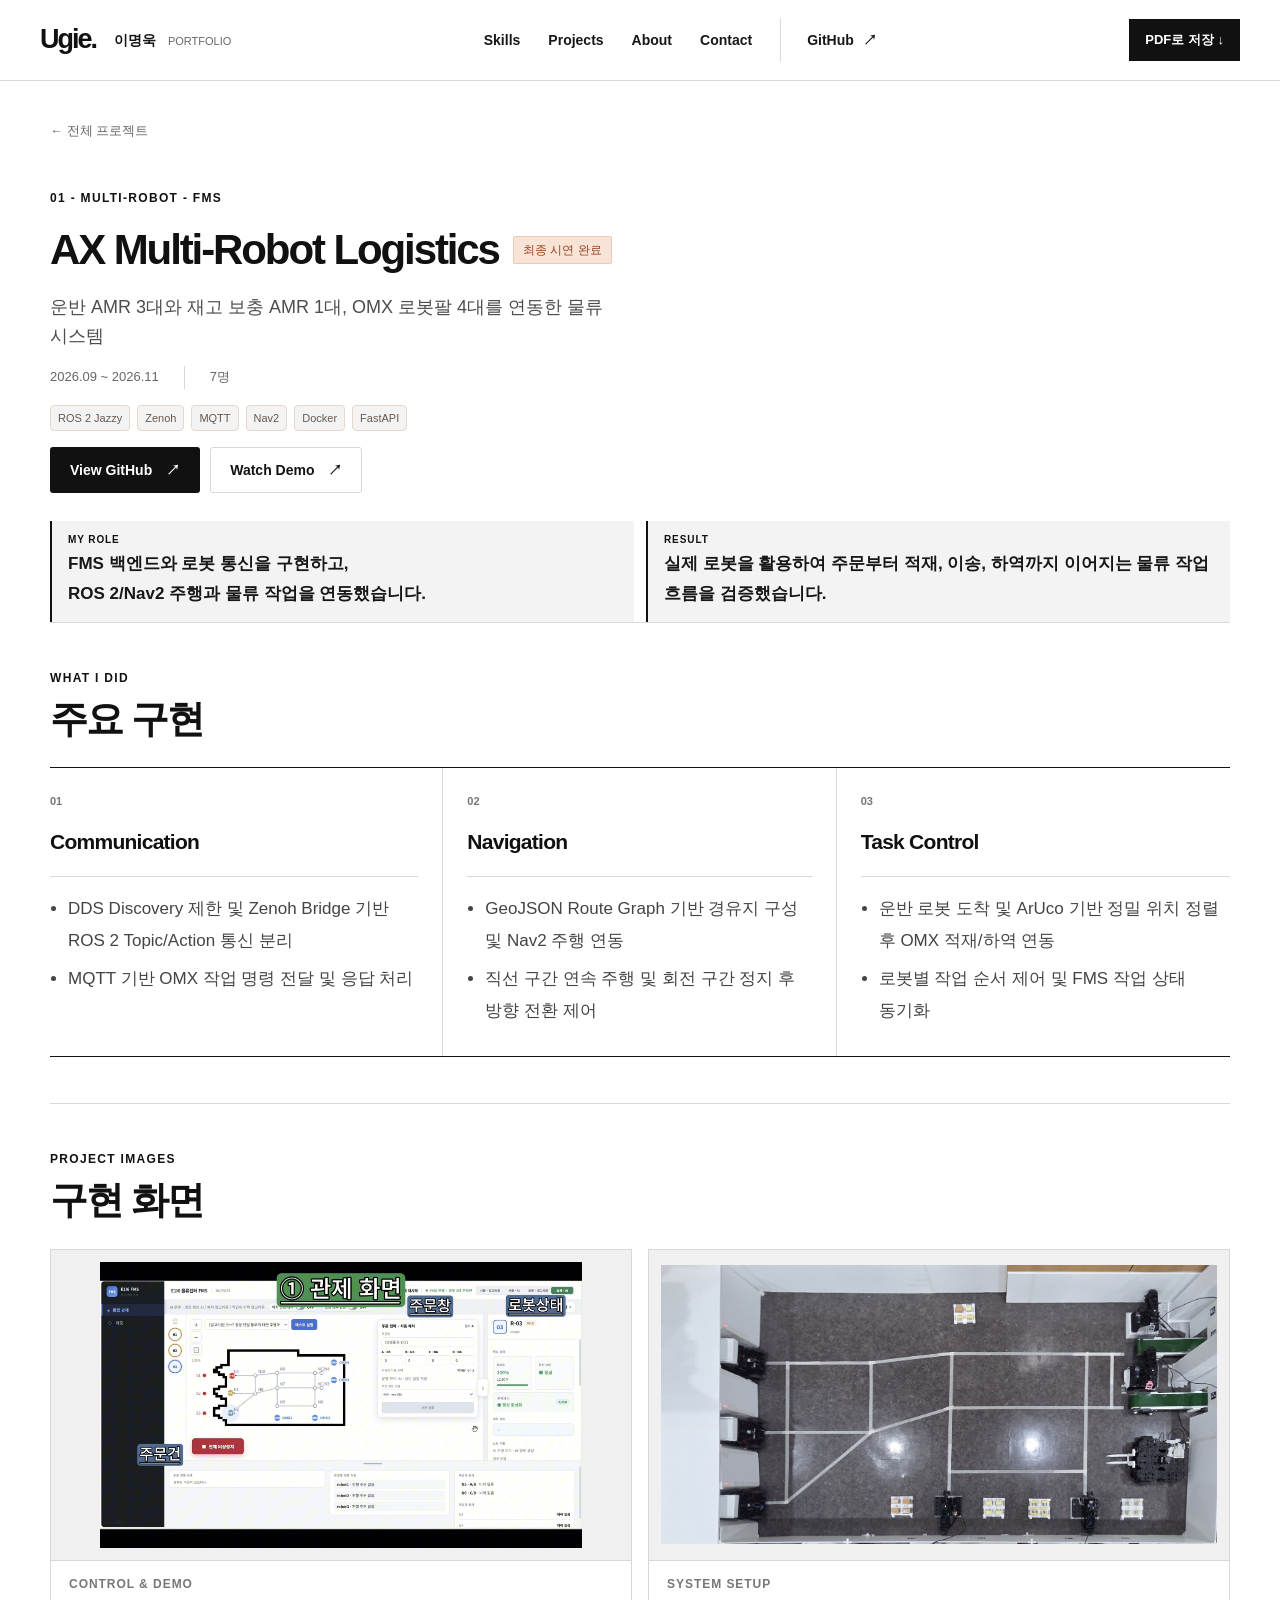
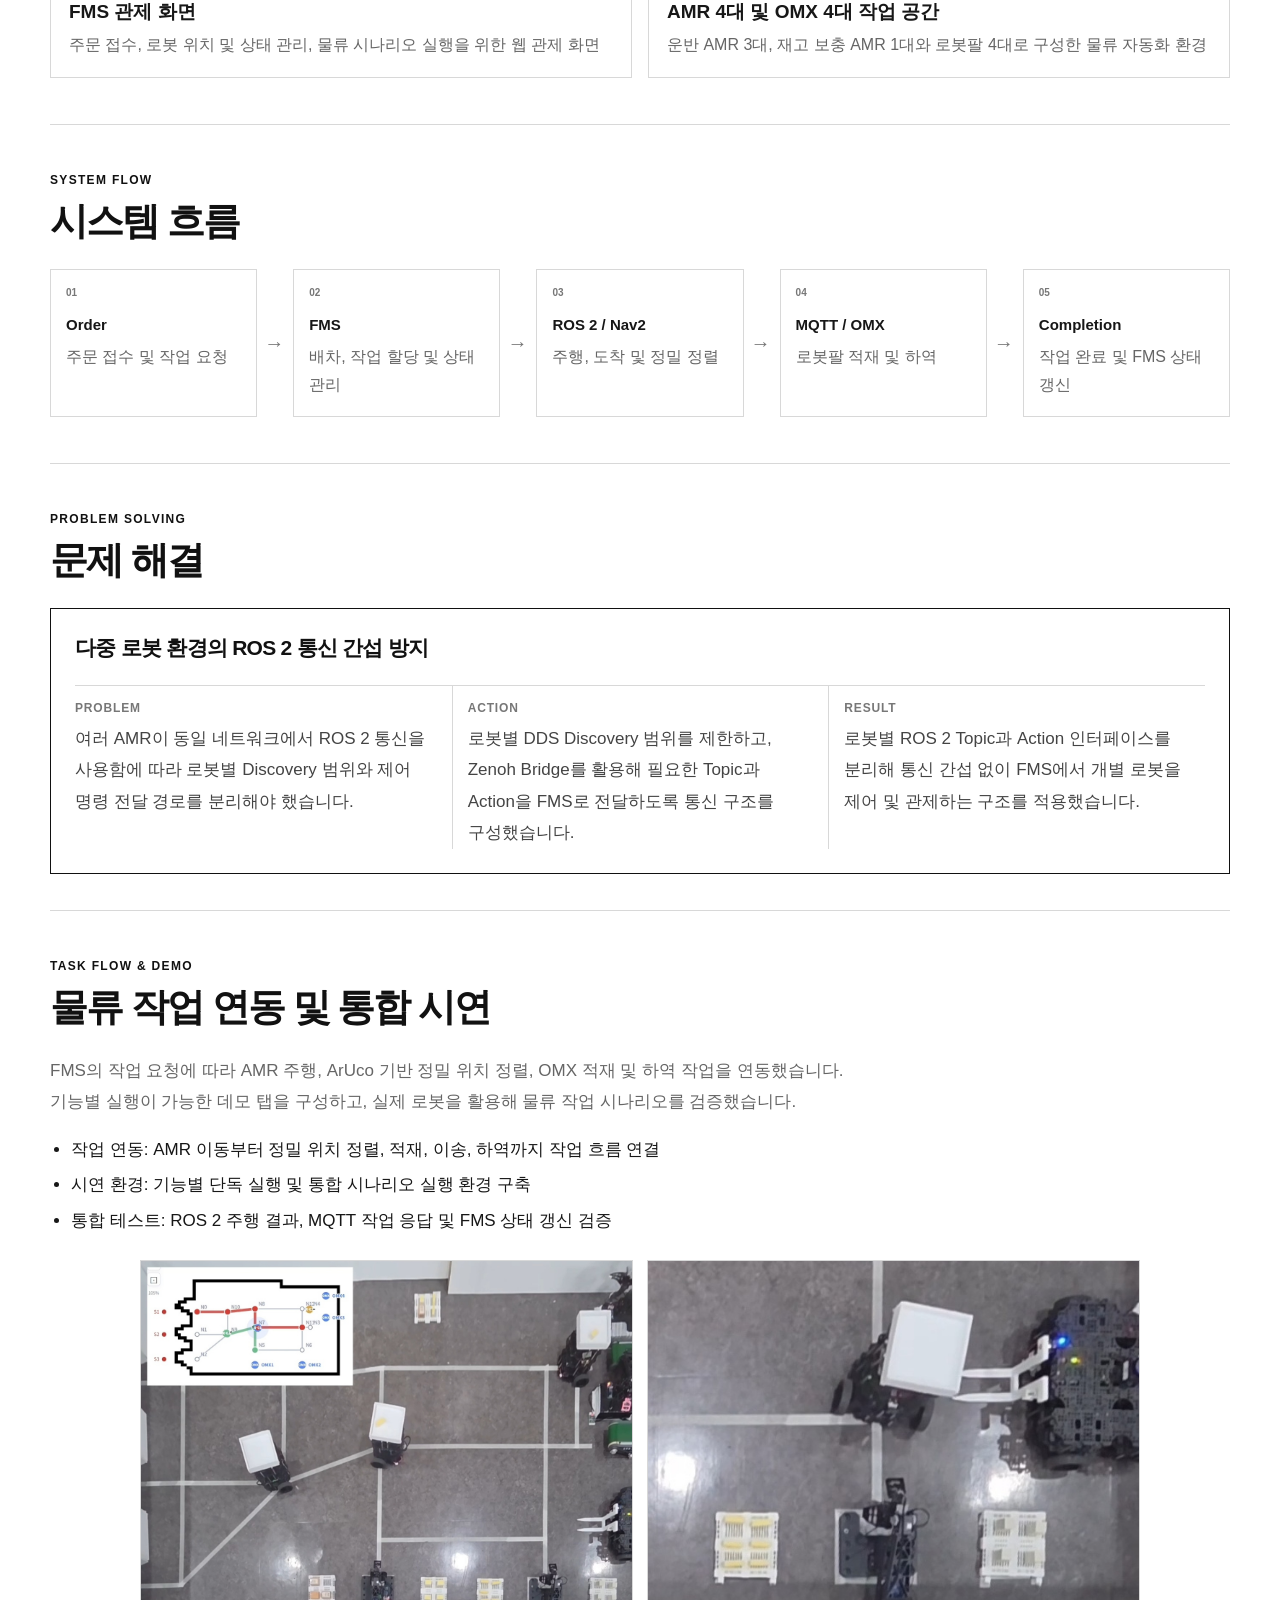
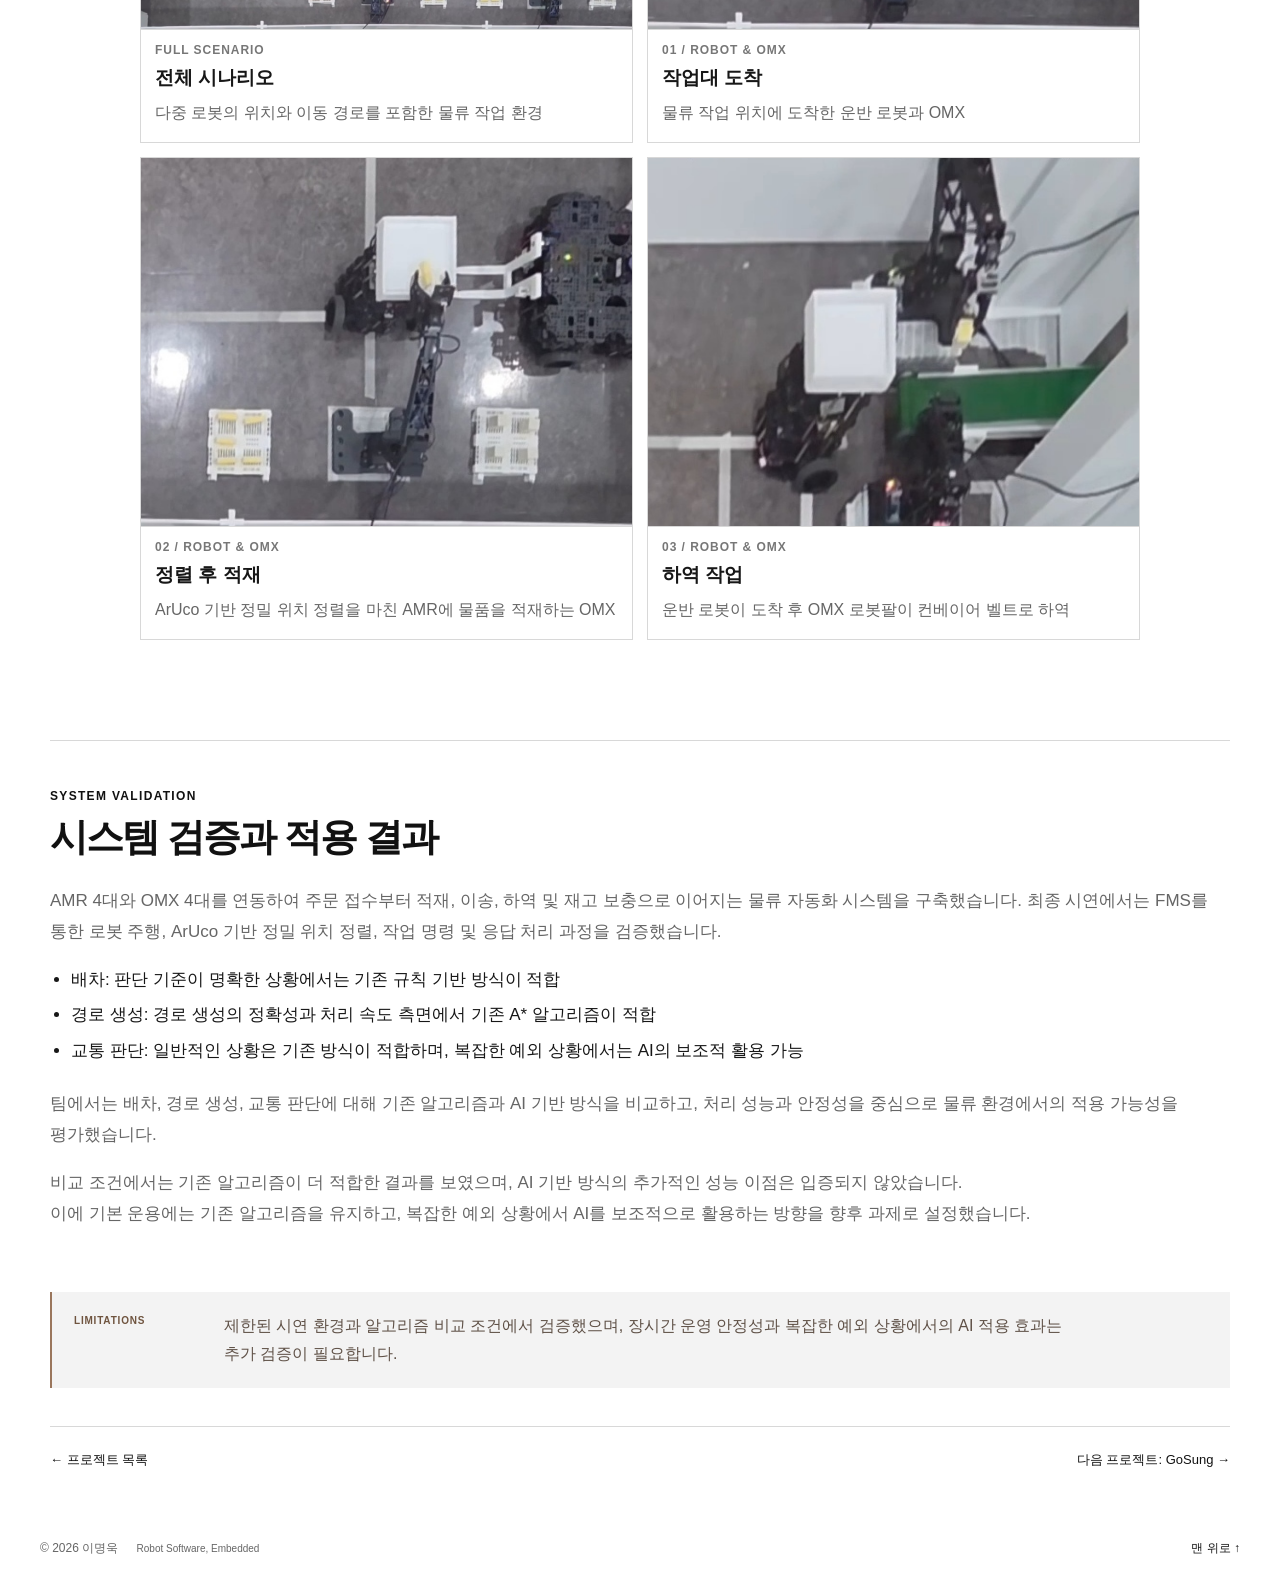
<file: projects/fms.html>
<!doctype html>
<html lang="ko"><head><meta charset="utf-8"><meta name="viewport" content="width=device-width, initial-scale=1"><title>AX Multi-Robot Logistics | 이명욱</title><meta name="description" content="운반 AMR 3대와 재고 보충 AMR 1대, OMX 로봇팔 4대를 연동한 물류 시스템"><meta name="theme-color" content="#2d2722"><meta property="og:type" content="website"><meta property="og:title" content="AX Multi-Robot Logistics | 이명욱"><meta property="og:description" content="운반 AMR 3대와 재고 보충 AMR 1대, OMX 로봇팔 4대를 연동한 물류 시스템"><link rel="icon" href="../assets/favicon.svg" type="image/svg+xml"><link rel="stylesheet" href="../style.css?v=20261111readability-nav"><script src="../script.js?v=20261111readability-nav" defer></script><script src="../assets/typography.js?v=20261111fonts" defer></script></head><body class="detail-redesign detail-compact">
<a class="skip-link" href="#main">본문으로 바로가기</a><header class="site-header"><nav class="container nav" aria-label="주 메뉴"><a class="brand" href="../index.html#home" aria-label="이명욱 포트폴리오 홈"><span class="brand-mark">Ugie<span>.</span></span><span class="brand-name">이명욱 <span>PORTFOLIO</span></span></a><button class="menu-toggle" type="button" aria-controls="nav-links" aria-expanded="false">메뉴 <span aria-hidden="true">☰</span></button><div class="nav-links" id="nav-links"><a href="../index.html#skills">Skills</a><a href="../index.html#projects">Projects</a><a href="../index.html#about">About</a><a href="../index.html#contact">Contact</a><a class="nav-github" href="https://github.com/Ugie01" target="_blank" rel="noopener noreferrer">GitHub <span aria-hidden="true">↗</span></a></div><a class="header-pdf" href="../print.html" target="_blank" rel="noopener" aria-label="전체 포트폴리오 PDF로 저장">PDF로 저장 ↓</a></nav></header><main id="main"><div class="container project-detail" id="home" data-pdf-pages="2" data-pdf-break-before="demo-title" data-pdf-problem-first="true">
<a class="back-link" href="../index.html#projects">← 전체 프로젝트</a>
<section class="detail-hero" aria-labelledby="project-title"><div class="detail-hero-copy"><p class="eyebrow">01 - MULTI-ROBOT - FMS</p><div class="detail-title"><h1 id="project-title">AX Multi-Robot Logistics</h1><span class="status">최종 시연 완료</span></div><p class="detail-summary">운반 AMR 3대와 재고 보충 AMR 1대, OMX 로봇팔 4대를 연동한 물류 시스템</p><p class="detail-meta">2026.09 ~ 2026.11<span>7명</span></p><ul class="tags" aria-label="사용 기술"><li>ROS 2 Jazzy</li><li>Zenoh</li><li>MQTT</li><li>Nav2</li><li>Docker</li><li>FastAPI</li></ul><div class="detail-actions"><a class="button button-primary" href="https://github.com/E1I6-Logistics" target="_blank" rel="noopener noreferrer">View GitHub <span aria-hidden="true">↗</span></a><a class="button button-secondary" href="https://youtu.be/zLPom5lgIkg" target="_blank" rel="noopener noreferrer">Watch Demo <span aria-hidden="true">↗</span></a></div></div></section>
<div class="detail-keyline"><div class="role-callout"><span>MY ROLE</span><strong>FMS 백엔드와 로봇 통신을 구현하고,<br>ROS 2/Nav2 주행과 물류 작업을 연동했습니다.</strong></div><div class="detail-result"><span>RESULT</span><strong>실제 로봇을 활용하여 주문부터 적재, 이송, 하역까지 이어지는 물류 작업 흐름을 검증했습니다.</strong></div></div>
<section class="detail-section" aria-labelledby="contribution-title"><header class="detail-section-head"><p class="eyebrow">WHAT I DID</p><h2 id="contribution-title">주요 구현</h2></header><div class="contribution-cards"><article class="contribution-card"><span class="card-number">01</span><h3>Communication</h3><ul><li>DDS Discovery 제한 및 Zenoh Bridge 기반 ROS 2 Topic/Action 통신 분리</li><li>MQTT 기반 OMX 작업 명령 전달 및 응답 처리</li></ul></article><article class="contribution-card"><span class="card-number">02</span><h3>Navigation</h3><ul><li>GeoJSON Route Graph 기반 경유지 구성 및 Nav2 주행 연동</li><li>직선 구간 연속 주행 및 회전 구간 정지 후 방향 전환 제어</li></ul></article><article class="contribution-card"><span class="card-number">03</span><h3>Task Control</h3><ul><li>운반 로봇 도착 및 ArUco 기반 정밀 위치 정렬 후 OMX 적재/하역 연동</li><li>로봇별 작업 순서 제어 및 FMS 작업 상태 동기화</li></ul></article></div></section>
<section class="detail-section image-section" aria-labelledby="images-title"><header class="detail-section-head"><p class="eyebrow">PROJECT IMAGES</p><h2 id="images-title">구현 화면</h2></header><div class="detail-evidence-gallery" aria-label="AX Multi-Robot Logistics 상세 이미지"><figure><img src="../assets/portfolio-images/ax-final-control.jpg" alt="주문 접수, 로봇 위치 및 상태 관리, 물류 시나리오 실행을 위한 웹 관제 화면" width="1818" height="1080" loading="lazy" decoding="async"><figcaption><span>CONTROL &amp; DEMO</span><strong>FMS 관제 화면</strong><p>주문 접수, 로봇 위치 및 상태 관리, 물류 시나리오 실행을 위한 웹 관제 화면</p></figcaption></figure><figure><img src="../assets/portfolio-images/uploads/fms-78c35e3e1cbf1f55.jpg" alt="운반 AMR 3대, 재고 보충 AMR 1대와 로봇팔 4대로 구성한 물류 자동화 환경" width="3111" height="1566" loading="lazy" decoding="async"><figcaption><span>SYSTEM SETUP</span><strong>AMR 4대 및 OMX 4대 작업 공간</strong><p>운반 AMR 3대, 재고 보충 AMR 1대와 로봇팔 4대로 구성한 물류 자동화 환경</p></figcaption></figure></div></section>
<section class="detail-section" aria-labelledby="flow-title"><header class="detail-section-head"><p class="eyebrow">SYSTEM FLOW</p><h2 id="flow-title">시스템 흐름</h2></header><div class="flow-layout flow-layout--wide"><ol class="detail-flow detail-flow--compact" aria-label="AX Multi-Robot Logistics 시스템 흐름"><li><span>01</span><strong>Order</strong><p>주문 접수 및 작업 요청</p></li><li><span>02</span><strong>FMS</strong><p>배차, 작업 할당 및 상태 관리</p></li><li><span>03</span><strong>ROS 2 / Nav2</strong><p>주행, 도착 및 정밀 정렬</p></li><li><span>04</span><strong>MQTT / OMX</strong><p>로봇팔 적재 및 하역</p></li><li><span>05</span><strong>Completion</strong><p>작업 완료 및 FMS 상태 갱신</p></li></ol></div></section>
<section class="detail-section problem-section" aria-labelledby="problem-title"><header class="detail-section-head"><p class="eyebrow">PROBLEM SOLVING</p><h2 id="problem-title">문제 해결</h2></header><div class="problem-grid problem-grid--single"><article class="problem-card"><h3>다중 로봇 환경의 ROS 2 통신 간섭 방지</h3><div class="problem-steps"><div><span>PROBLEM</span><p>여러 AMR이 동일 네트워크에서 ROS 2 통신을 사용함에 따라 로봇별 Discovery 범위와 제어 명령 전달 경로를 분리해야 했습니다.</p></div><div><span>ACTION</span><p>로봇별 DDS Discovery 범위를 제한하고, Zenoh Bridge를 활용해 필요한 Topic과 Action을 FMS로 전달하도록 통신 구조를 구성했습니다.</p></div><div><span>RESULT</span><p>로봇별 ROS 2 Topic과 Action 인터페이스를 분리해 통신 간섭 없이 FMS에서 개별 로봇을 제어 및 관제하는 구조를 적용했습니다.</p></div></div></article></div></section>
<section class="detail-section editable-detail-section" aria-labelledby="demo-title"><header class="detail-section-head"><p class="eyebrow">TASK FLOW &amp; DEMO</p><h2 id="demo-title">물류 작업 연동 및 통합 시연</h2></header>
<p class="editable-copy">FMS의 작업 요청에 따라 AMR 주행, ArUco 기반 정밀 위치 정렬, OMX 적재 및 하역 작업을 연동했습니다.<br>기능별 실행이 가능한 데모 탭을 구성하고, 실제 로봇을 활용해 물류 작업 시나리오를 검증했습니다.</p>
<ul class="editable-list"><li>작업 연동: AMR 이동부터 정밀 위치 정렬, 적재, 이송, 하역까지 작업 흐름 연결</li><li>시연 환경: 기능별 단독 실행 및 통합 시나리오 실행 환경 구축</li><li>통합 테스트: ROS 2 주행 결과, MQTT 작업 응답 및 FMS 상태 갱신 검증</li></ul>
<div class="detail-evidence-gallery ax-scenario-gallery"><figure><img src="../assets/portfolio-images/ax-scenario-selected-4x3.jpg" alt="다중 로봇의 위치와 이동 경로를 포함한 물류 작업 환경" width="1360" height="1020" loading="lazy" decoding="async"><figcaption><span>FULL SCENARIO</span><strong>전체 시나리오</strong><p>다중 로봇의 위치와 이동 경로를 포함한 물류 작업 환경</p></figcaption></figure><figure><img src="../assets/portfolio-images/ax-arrival-clean-edge-4x3.jpg" alt="물류 작업 위치에 도착한 운반 로봇과 OMX" width="576" height="432" loading="lazy" decoding="async"><figcaption><span>01 / ROBOT &amp; OMX</span><strong>작업대 도착</strong><p>물류 작업 위치에 도착한 운반 로봇과 OMX</p></figcaption></figure><figure><img src="../assets/portfolio-images/ax-loading-clean-edge-4x3.jpg" alt="ArUco 기반 정밀 위치 정렬을 마친 AMR에 물품을 적재하는 OMX" width="576" height="432" loading="lazy" decoding="async"><figcaption><span>02 / ROBOT &amp; OMX</span><strong>정렬 후 적재</strong><p>ArUco 기반 정밀 위치 정렬을 마친 AMR에 물품을 적재하는 OMX</p></figcaption></figure><figure><img src="../assets/portfolio-images/ax-unloading-left-view-4x3.jpg" alt="운반 로봇이 도착 후 OMX 로봇팔이 컨베이어 벨트로 하역하는 장면" width="512" height="384" loading="lazy" decoding="async"><figcaption><span>03 / ROBOT &amp; OMX</span><strong>하역 작업</strong><p>운반 로봇이 도착 후 OMX 로봇팔이 컨베이어 벨트로 하역</p></figcaption></figure></div></section>

<section class="detail-section editable-detail-section" aria-labelledby="team-review-title"><header class="detail-section-head"><p class="eyebrow">SYSTEM VALIDATION</p><h2 id="team-review-title">시스템 검증과 적용 결과</h2></header>
<p class="editable-copy">AMR 4대와 OMX 4대를 연동하여 주문 접수부터 적재, 이송, 하역 및 재고 보충으로 이어지는 물류 자동화 시스템을 구축했습니다. 최종 시연에서는 FMS를 통한 로봇 주행, ArUco 기반 정밀 위치 정렬, 작업 명령 및 응답 처리 과정을 검증했습니다.</p>
<ul class="editable-list"><li>배차: 판단 기준이 명확한 상황에서는 기존 규칙 기반 방식이 적합</li><li>경로 생성: 경로 생성의 정확성과 처리 속도 측면에서 기존 A* 알고리즘이 적합</li><li>교통 판단: 일반적인 상황은 기존 방식이 적합하며, 복잡한 예외 상황에서는 AI의 보조적 활용 가능</li></ul>
<p class="editable-copy">팀에서는 배차, 경로 생성, 교통 판단에 대해 기존 알고리즘과 AI 기반 방식을 비교하고, 처리 성능과 안정성을 중심으로 물류 환경에서의 적용 가능성을 평가했습니다.</p>
<p class="editable-copy">비교 조건에서는 기존 알고리즘이 더 적합한 결과를 보였으며, AI 기반 방식의 추가적인 성능 이점은 입증되지 않았습니다.<br>이에 기본 운용에는 기존 알고리즘을 유지하고, 복잡한 예외 상황에서 AI를 보조적으로 활용하는 방향을 향후 과제로 설정했습니다.</p></section>
<aside class="limitations-card"><span>LIMITATIONS</span><p>제한된 시연 환경과 알고리즘 비교 조건에서 검증했으며, 장시간 운영 안정성과 복잡한 예외 상황에서의 AI 적용 효과는 추가 검증이 필요합니다.</p></aside>
<nav class="project-pagination" aria-label="프로젝트 이동"><a href="../index.html#projects">← 프로젝트 목록</a></nav>
</div></main><footer class="site-footer"><div class="container footer-inner"><p>© 2026 이명욱 <span>Robot Software, Embedded</span></p><a href="../index.html#home">맨 위로 ↑</a></div></footer></body></html>
</file>
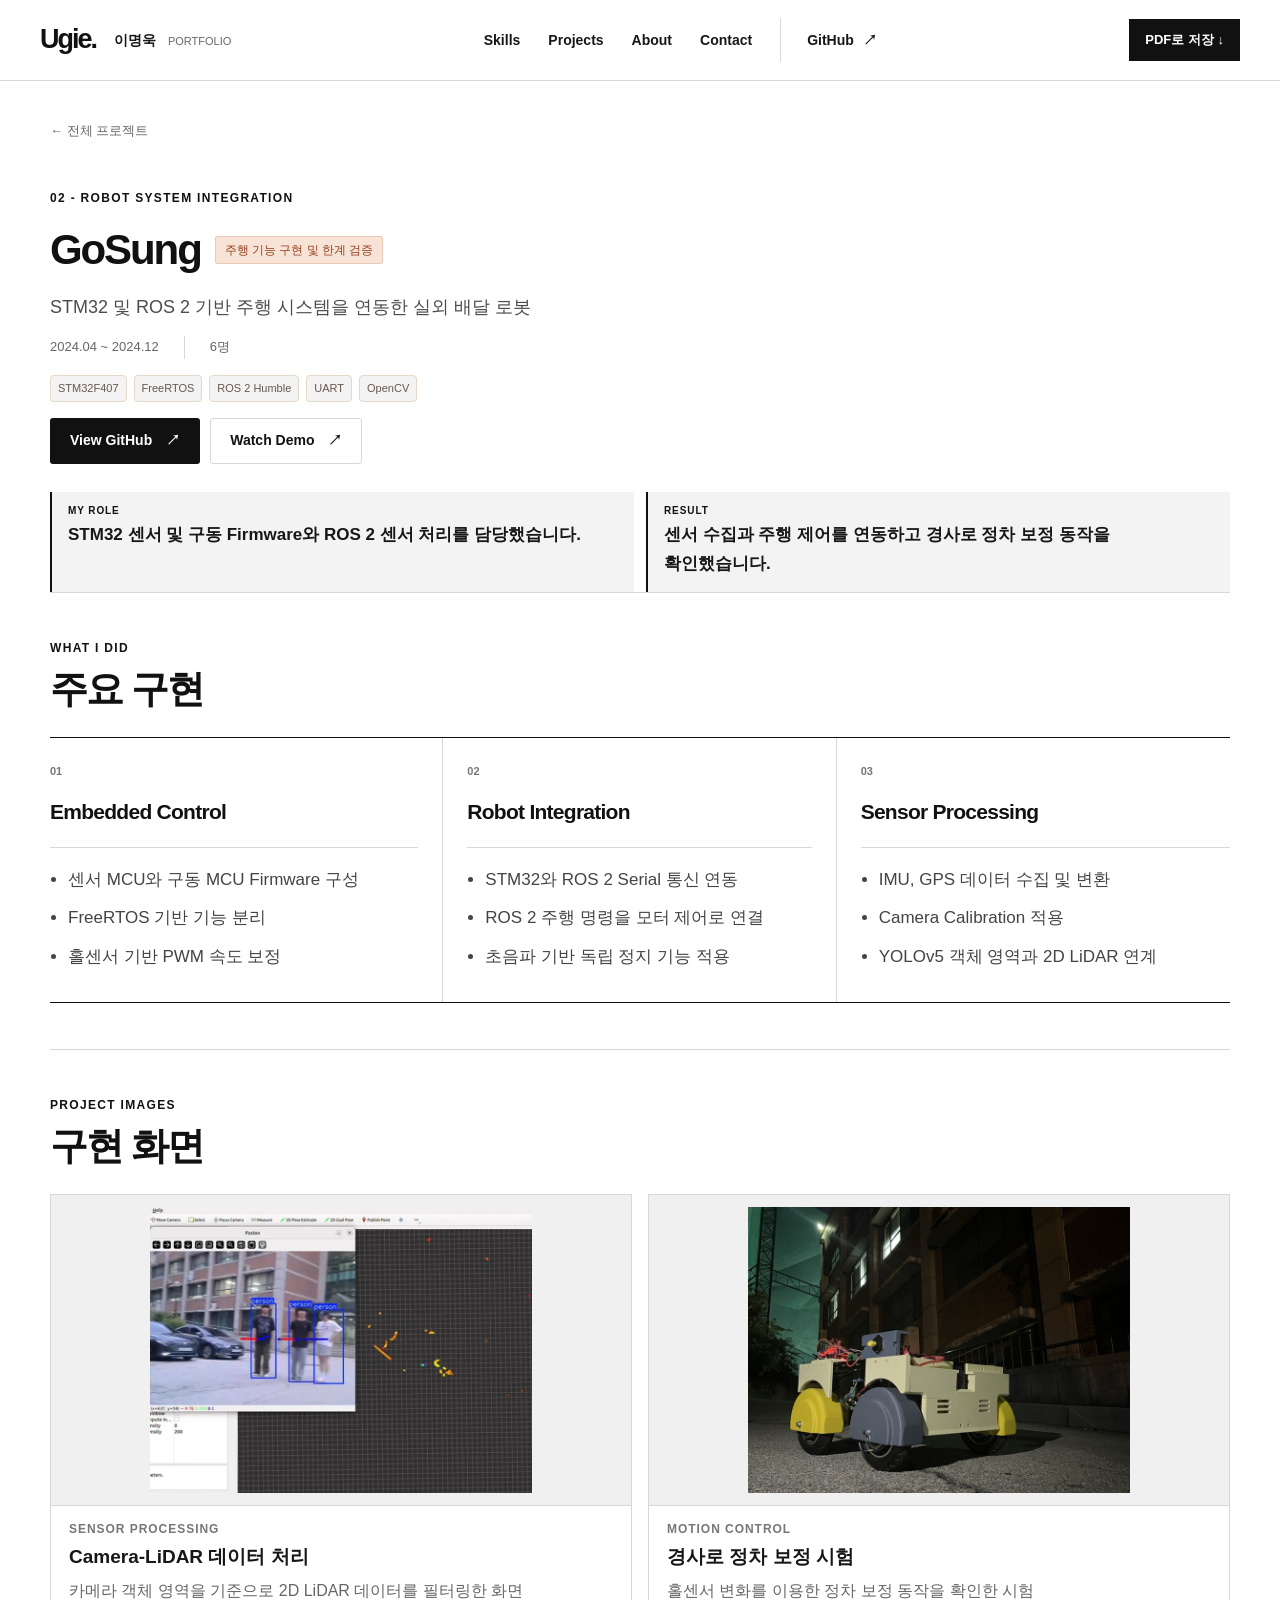
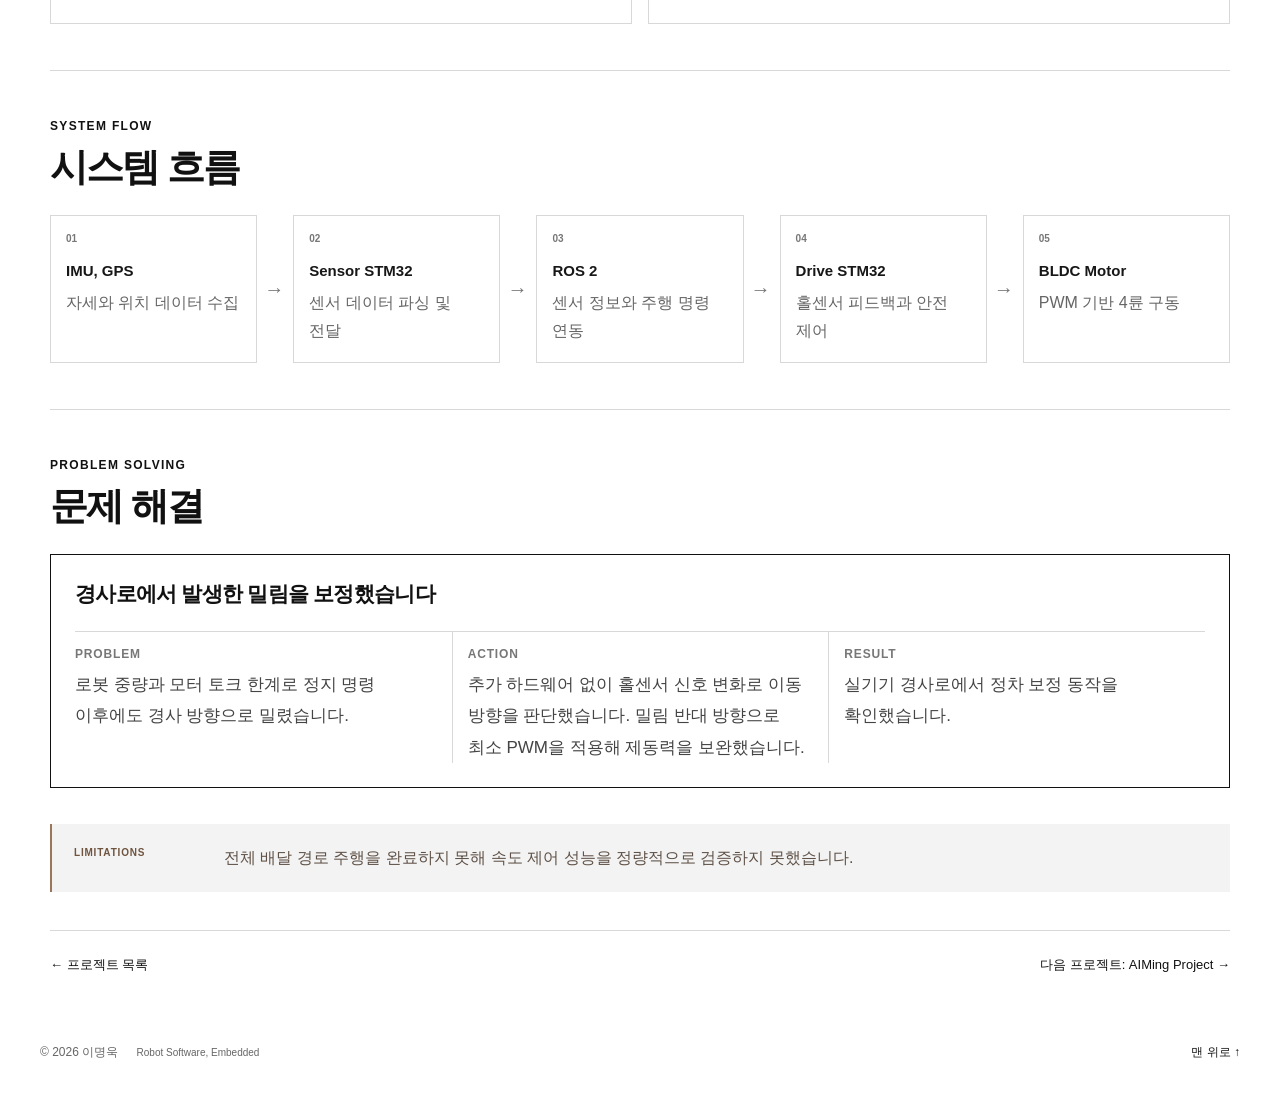
<file: projects/gosung.html>
<!doctype html>
<html lang="ko"><head><meta charset="utf-8"><meta name="viewport" content="width=device-width, initial-scale=1"><title>GoSung | 이명욱</title><meta name="description" content="STM32 및 ROS 2 기반 주행 시스템을 연동한 실외 배달 로봇"><meta name="theme-color" content="#2d2722"><meta property="og:type" content="website"><meta property="og:title" content="GoSung | 이명욱"><meta property="og:description" content="STM32 및 ROS 2 기반 주행 시스템을 연동한 실외 배달 로봇"><link rel="icon" href="../assets/favicon.svg" type="image/svg+xml"><link rel="stylesheet" href="../style.css?v=20261111readability-nav"><script src="../script.js?v=20261111readability-nav" defer></script><script src="../assets/typography.js?v=20261111fonts" defer></script></head><body class="detail-redesign detail-compact">
<a class="skip-link" href="#main">본문으로 바로가기</a><header class="site-header"><nav class="container nav" aria-label="주 메뉴"><a class="brand" href="../index.html#home" aria-label="이명욱 포트폴리오 홈"><span class="brand-mark">Ugie<span>.</span></span><span class="brand-name">이명욱 <span>PORTFOLIO</span></span></a><button class="menu-toggle" type="button" aria-controls="nav-links" aria-expanded="false">메뉴 <span aria-hidden="true">☰</span></button><div class="nav-links" id="nav-links"><a href="../index.html#skills">Skills</a><a href="../index.html#projects">Projects</a><a href="../index.html#about">About</a><a href="../index.html#contact">Contact</a><a class="nav-github" href="https://github.com/Ugie01" target="_blank" rel="noopener noreferrer">GitHub <span aria-hidden="true">↗</span></a></div><a class="header-pdf" href="../print.html" target="_blank" rel="noopener" aria-label="전체 포트폴리오 PDF로 저장">PDF로 저장 ↓</a></nav></header><main id="main"><div class="container project-detail" id="home">
<a class="back-link" href="../index.html#projects">← 전체 프로젝트</a>
<section class="detail-hero" aria-labelledby="project-title">
<div class="detail-hero-copy"><p class="eyebrow">02 - ROBOT SYSTEM INTEGRATION</p><div class="detail-title"><h1 id="project-title">GoSung</h1><span class="status">주행 기능 구현 및 한계 검증</span></div><p class="detail-summary">STM32 및 ROS 2 기반 주행 시스템을 연동한 실외 배달 로봇</p><p class="detail-meta">2024.04 ~ 2024.12<span>6명</span></p><ul class="tags" aria-label="사용 기술"><li>STM32F407</li><li>FreeRTOS</li><li>ROS 2 Humble</li><li>UART</li><li>OpenCV</li></ul><div class="detail-actions"><a class="button button-primary" href="https://github.com/Ugie01/GoSung" target="_blank" rel="noopener noreferrer">View GitHub <span aria-hidden="true">↗</span></a><a class="button button-secondary" href="https://www.youtube.com/watch?v=ovQ-Pq1NfFU" target="_blank" rel="noopener noreferrer">Watch Demo <span aria-hidden="true">↗</span></a></div></div>
</section>
<div class="detail-keyline"><div class="role-callout"><span>MY ROLE</span><strong>STM32 센서 및 구동 Firmware와 ROS 2 센서 처리를 담당했습니다.</strong></div><div class="detail-result"><span>RESULT</span><strong>센서 수집과 주행 제어를 연동하고 경사로 정차 보정 동작을 확인했습니다.</strong></div></div>
<section class="detail-section" aria-labelledby="contribution-title"><header class="detail-section-head"><p class="eyebrow">WHAT I DID</p><h2 id="contribution-title">주요 구현</h2></header><div class="contribution-cards"><article class="contribution-card"><span class="card-number">01</span><h3>Embedded Control</h3><ul><li>센서 MCU와 구동 MCU Firmware 구성</li><li>FreeRTOS 기반 기능 분리</li><li>홀센서 기반 PWM 속도 보정</li></ul></article><article class="contribution-card"><span class="card-number">02</span><h3>Robot Integration</h3><ul><li>STM32와 ROS 2 Serial 통신 연동</li><li>ROS 2 주행 명령을 모터 제어로 연결</li><li>초음파 기반 독립 정지 기능 적용</li></ul></article><article class="contribution-card"><span class="card-number">03</span><h3>Sensor Processing</h3><ul><li>IMU, GPS 데이터 수집 및 변환</li><li>Camera Calibration 적용</li><li>YOLOv5 객체 영역과 2D LiDAR 연계</li></ul></article></div></section>
<section class="detail-section image-section" aria-labelledby="images-title"><header class="detail-section-head"><p class="eyebrow">PROJECT IMAGES</p><h2 id="images-title">구현 화면</h2></header><div class="detail-evidence-gallery" aria-label="GoSung 상세 이미지"><figure><img src="../assets/portfolio-images/gosung-sensor-fusion.jpg" alt="카메라 객체 박스와 LiDAR 데이터를 함께 표시한 실험 화면" width="1200" height="800" loading="lazy" decoding="async"><figcaption><span>SENSOR PROCESSING</span><strong>Camera-LiDAR 데이터 처리</strong><p>카메라 객체 영역을 기준으로 2D LiDAR 데이터를 필터링한 화면</p></figcaption></figure><figure><img src="../assets/portfolio-images/gosung-ramp-stop.jpg" alt="경사로 정지 시험 당시의 GoSung 로봇" width="1200" height="800" loading="lazy" decoding="async"><figcaption><span>MOTION CONTROL</span><strong>경사로 정차 보정 시험</strong><p>홀센서 변화를 이용한 정차 보정 동작을 확인한 시험</p></figcaption></figure></div></section>
<section class="detail-section" aria-labelledby="flow-title"><header class="detail-section-head"><p class="eyebrow">SYSTEM FLOW</p><h2 id="flow-title">시스템 흐름</h2></header><div class="flow-layout flow-layout--wide"><ol class="detail-flow detail-flow--compact" aria-label="GoSung 시스템 흐름"><li><span>01</span><strong>IMU, GPS</strong><p>자세와 위치 데이터 수집</p></li><li><span>02</span><strong>Sensor STM32</strong><p>센서 데이터 파싱 및 전달</p></li><li><span>03</span><strong>ROS 2</strong><p>센서 정보와 주행 명령 연동</p></li><li><span>04</span><strong>Drive STM32</strong><p>홀센서 피드백과 안전 제어</p></li><li><span>05</span><strong>BLDC Motor</strong><p>PWM 기반 4륜 구동</p></li></ol></div></section>
<section class="detail-section problem-section" aria-labelledby="problem-title"><header class="detail-section-head"><p class="eyebrow">PROBLEM SOLVING</p><h2 id="problem-title">문제 해결</h2></header><div class="problem-grid problem-grid--single"><article class="problem-card"><h3>경사로에서 발생한 밀림을 보정했습니다</h3><div class="problem-steps"><div><span>PROBLEM</span><p>로봇 중량과 모터 토크 한계로 정지 명령 이후에도 경사 방향으로 밀렸습니다.</p></div><div><span>ACTION</span><p>추가 하드웨어 없이 홀센서 신호 변화로 이동 방향을 판단했습니다. 밀림 반대 방향으로 최소 PWM을 적용해 제동력을 보완했습니다.</p></div><div><span>RESULT</span><p>실기기 경사로에서 정차 보정 동작을 확인했습니다.</p></div></div></article></div></section>
<aside class="limitations-card"><span>LIMITATIONS</span><p>전체 배달 경로 주행을 완료하지 못해 속도 제어 성능을 정량적으로 검증하지 못했습니다.</p></aside>
<nav class="project-pagination" aria-label="프로젝트 이동"><a href="../index.html#projects">← 프로젝트 목록</a></nav>
</div></main><footer class="site-footer"><div class="container footer-inner"><p>© 2026 이명욱 <span>Robot Software, Embedded</span></p><a href="../index.html#home">맨 위로 ↑</a></div></footer></body></html>
</file>
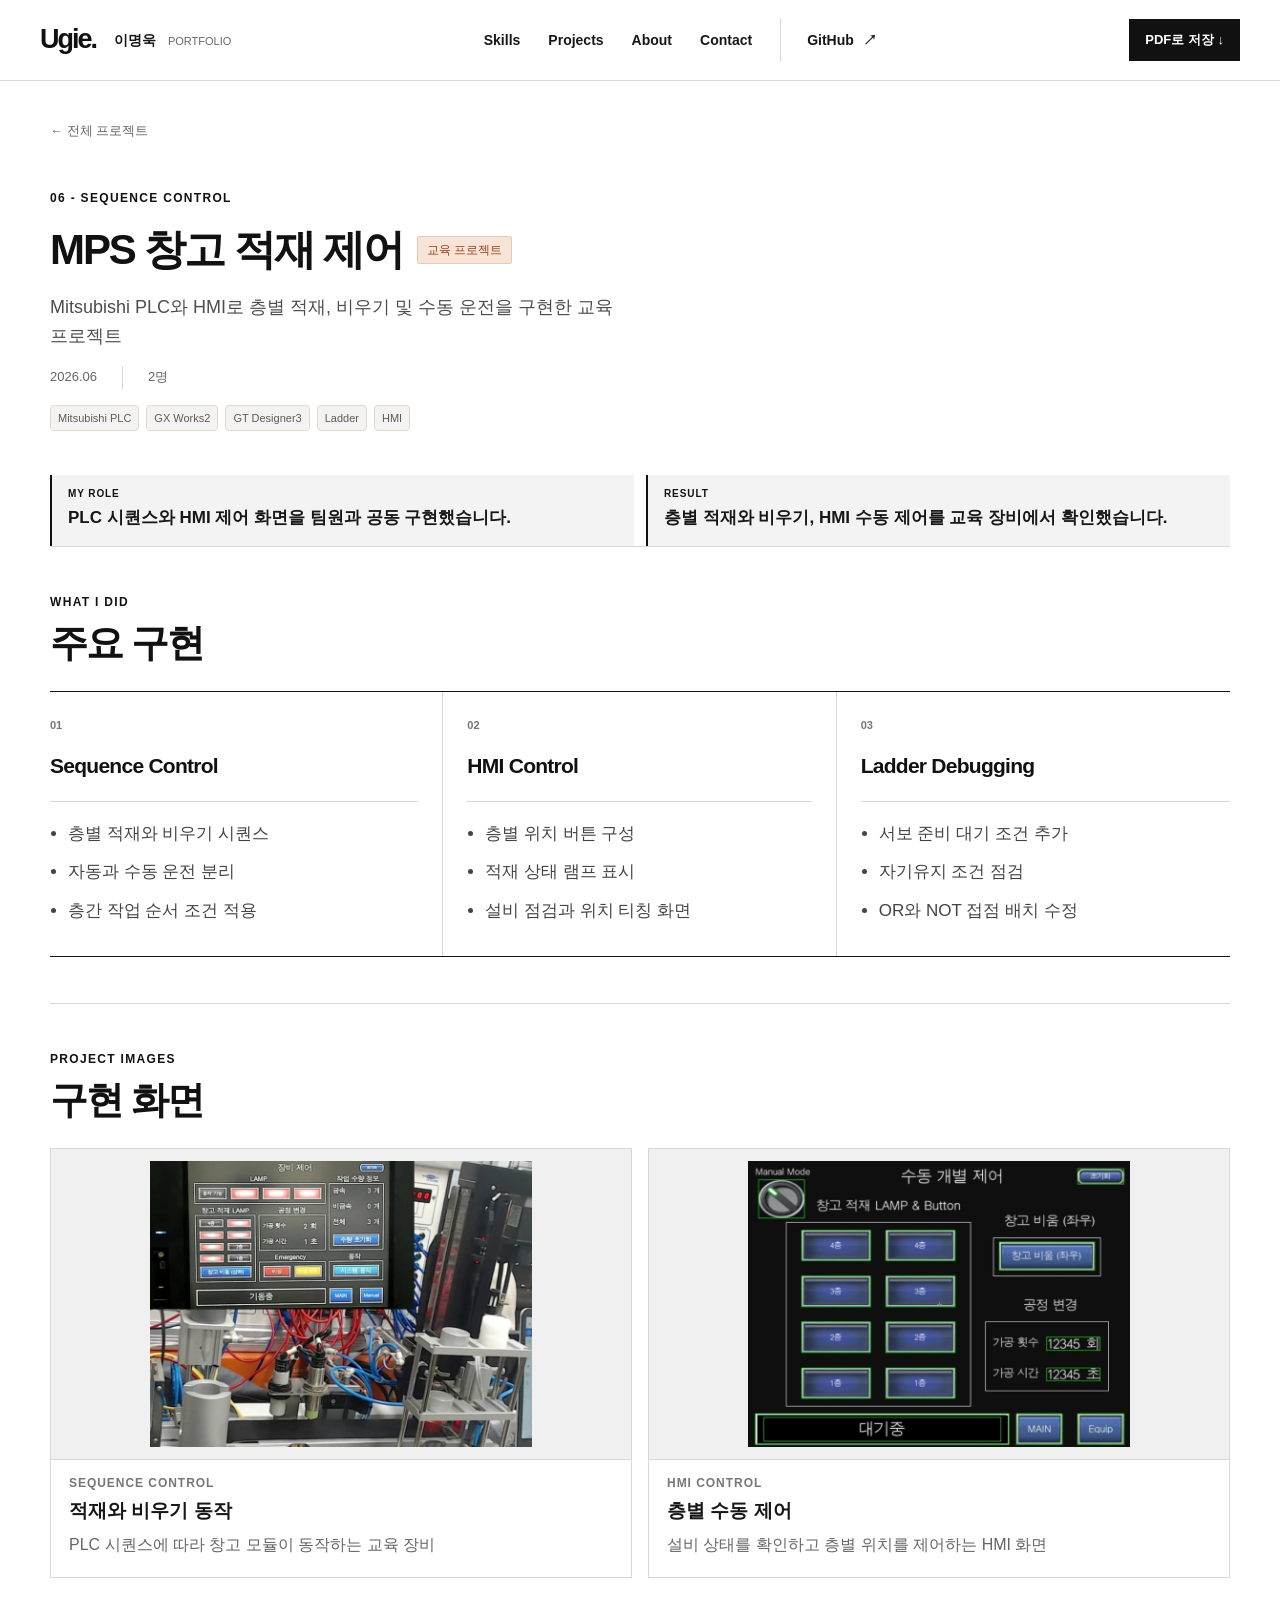
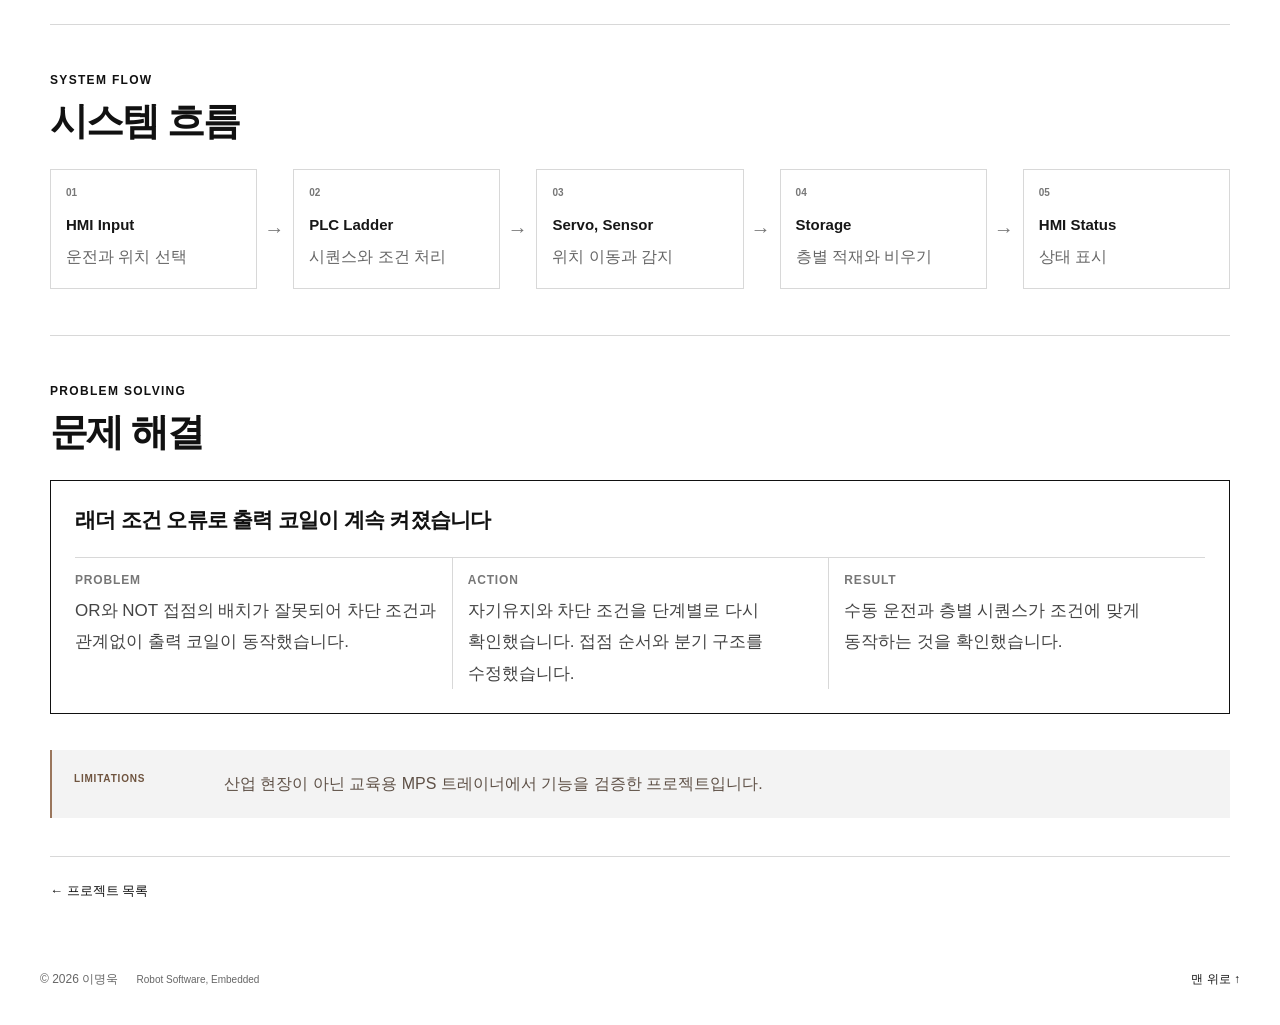
<file: projects/plc.html>
<!doctype html>
<html lang="ko"><head><meta charset="utf-8"><meta name="viewport" content="width=device-width, initial-scale=1"><title>MPS 창고 적재 제어 | 이명욱</title><meta name="description" content="Mitsubishi PLC와 HMI로 층별 적재, 비우기 및 수동 운전을 구현한 교육 프로젝트"><meta name="theme-color" content="#2d2722"><meta property="og:type" content="website"><meta property="og:title" content="MPS 창고 적재 제어 | 이명욱"><meta property="og:description" content="Mitsubishi PLC와 HMI로 층별 적재, 비우기 및 수동 운전을 구현한 교육 프로젝트"><link rel="icon" href="../assets/favicon.svg" type="image/svg+xml"><link rel="stylesheet" href="../style.css?v=20261111readability-nav"><script src="../script.js?v=20261111readability-nav" defer></script><script src="../assets/typography.js?v=20261111fonts" defer></script></head><body class="detail-redesign detail-compact">
<a class="skip-link" href="#main">본문으로 바로가기</a><header class="site-header"><nav class="container nav" aria-label="주 메뉴"><a class="brand" href="../index.html#home" aria-label="이명욱 포트폴리오 홈"><span class="brand-mark">Ugie<span>.</span></span><span class="brand-name">이명욱 <span>PORTFOLIO</span></span></a><button class="menu-toggle" type="button" aria-controls="nav-links" aria-expanded="false">메뉴 <span aria-hidden="true">☰</span></button><div class="nav-links" id="nav-links"><a href="../index.html#skills">Skills</a><a href="../index.html#projects">Projects</a><a href="../index.html#about">About</a><a href="../index.html#contact">Contact</a><a class="nav-github" href="https://github.com/Ugie01" target="_blank" rel="noopener noreferrer">GitHub <span aria-hidden="true">↗</span></a></div><a class="header-pdf" href="../print.html" target="_blank" rel="noopener" aria-label="전체 포트폴리오 PDF로 저장">PDF로 저장 ↓</a></nav></header><main id="main"><div class="container project-detail" id="home">
<a class="back-link" href="../index.html#projects">← 전체 프로젝트</a>
<section class="detail-hero" aria-labelledby="project-title"><div class="detail-hero-copy"><p class="eyebrow">06 - SEQUENCE CONTROL</p><div class="detail-title"><h1 id="project-title">MPS 창고 적재 제어</h1><span class="status">교육 프로젝트</span></div><p class="detail-summary">Mitsubishi PLC와 HMI로 층별 적재, 비우기 및 수동 운전을 구현한 교육 프로젝트</p><p class="detail-meta">2026.06<span>2명</span></p><ul class="tags" aria-label="사용 기술"><li>Mitsubishi PLC</li><li>GX Works2</li><li>GT Designer3</li><li>Ladder</li><li>HMI</li></ul></div></section>
<div class="detail-keyline"><div class="role-callout"><span>MY ROLE</span><strong>PLC 시퀀스와 HMI 제어 화면을 팀원과 공동 구현했습니다.</strong></div><div class="detail-result"><span>RESULT</span><strong>층별 적재와 비우기, HMI 수동 제어를 교육 장비에서 확인했습니다.</strong></div></div>
<section class="detail-section" aria-labelledby="contribution-title"><header class="detail-section-head"><p class="eyebrow">WHAT I DID</p><h2 id="contribution-title">주요 구현</h2></header><div class="contribution-cards"><article class="contribution-card"><span class="card-number">01</span><h3>Sequence Control</h3><ul><li>층별 적재와 비우기 시퀀스</li><li>자동과 수동 운전 분리</li><li>층간 작업 순서 조건 적용</li></ul></article><article class="contribution-card"><span class="card-number">02</span><h3>HMI Control</h3><ul><li>층별 위치 버튼 구성</li><li>적재 상태 램프 표시</li><li>설비 점검과 위치 티칭 화면</li></ul></article><article class="contribution-card"><span class="card-number">03</span><h3>Ladder Debugging</h3><ul><li>서보 준비 대기 조건 추가</li><li>자기유지 조건 점검</li><li>OR와 NOT 접점 배치 수정</li></ul></article></div></section>
<section class="detail-section image-section" aria-labelledby="images-title"><header class="detail-section-head"><p class="eyebrow">PROJECT IMAGES</p><h2 id="images-title">구현 화면</h2></header><div class="detail-evidence-gallery" aria-label="MPS 창고 적재 제어 상세 이미지"><figure><img src="../assets/portfolio-images/plc-demo.jpg" alt="MPS 트레이너와 HMI의 동작 장면" width="1200" height="800" loading="lazy" decoding="async"><figcaption><span>SEQUENCE CONTROL</span><strong>적재와 비우기 동작</strong><p>PLC 시퀀스에 따라 창고 모듈이 동작하는 교육 장비</p></figcaption></figure><figure><img src="../assets/portfolio-images/plc-hmi.jpg" alt="창고 수동 제어 HMI 화면" width="1200" height="800" loading="lazy" decoding="async"><figcaption><span>HMI CONTROL</span><strong>층별 수동 제어</strong><p>설비 상태를 확인하고 층별 위치를 제어하는 HMI 화면</p></figcaption></figure></div></section>
<section class="detail-section" aria-labelledby="flow-title"><header class="detail-section-head"><p class="eyebrow">SYSTEM FLOW</p><h2 id="flow-title">시스템 흐름</h2></header><div class="flow-layout flow-layout--wide"><ol class="detail-flow detail-flow--compact" aria-label="MPS 창고 적재 제어 시스템 흐름"><li><span>01</span><strong>HMI Input</strong><p>운전과 위치 선택</p></li><li><span>02</span><strong>PLC Ladder</strong><p>시퀀스와 조건 처리</p></li><li><span>03</span><strong>Servo, Sensor</strong><p>위치 이동과 감지</p></li><li><span>04</span><strong>Storage</strong><p>층별 적재와 비우기</p></li><li><span>05</span><strong>HMI Status</strong><p>상태 표시</p></li></ol></div></section>
<section class="detail-section problem-section" aria-labelledby="problem-title"><header class="detail-section-head"><p class="eyebrow">PROBLEM SOLVING</p><h2 id="problem-title">문제 해결</h2></header><div class="problem-grid problem-grid--single"><article class="problem-card"><h3>래더 조건 오류로 출력 코일이 계속 켜졌습니다</h3><div class="problem-steps"><div><span>PROBLEM</span><p>OR와 NOT 접점의 배치가 잘못되어 차단 조건과 관계없이 출력 코일이 동작했습니다.</p></div><div><span>ACTION</span><p>자기유지와 차단 조건을 단계별로 다시 확인했습니다. 접점 순서와 분기 구조를 수정했습니다.</p></div><div><span>RESULT</span><p>수동 운전과 층별 시퀀스가 조건에 맞게 동작하는 것을 확인했습니다.</p></div></div></article></div></section>
<aside class="limitations-card"><span>LIMITATIONS</span><p>산업 현장이 아닌 교육용 MPS 트레이너에서 기능을 검증한 프로젝트입니다.</p></aside>
<nav class="project-pagination" aria-label="프로젝트 이동"><a href="../index.html#projects">← 프로젝트 목록</a></nav>
</div></main><footer class="site-footer"><div class="container footer-inner"><p>© 2026 이명욱 <span>Robot Software, Embedded</span></p><a href="../index.html#home">맨 위로 ↑</a></div></footer></body></html>
</file>
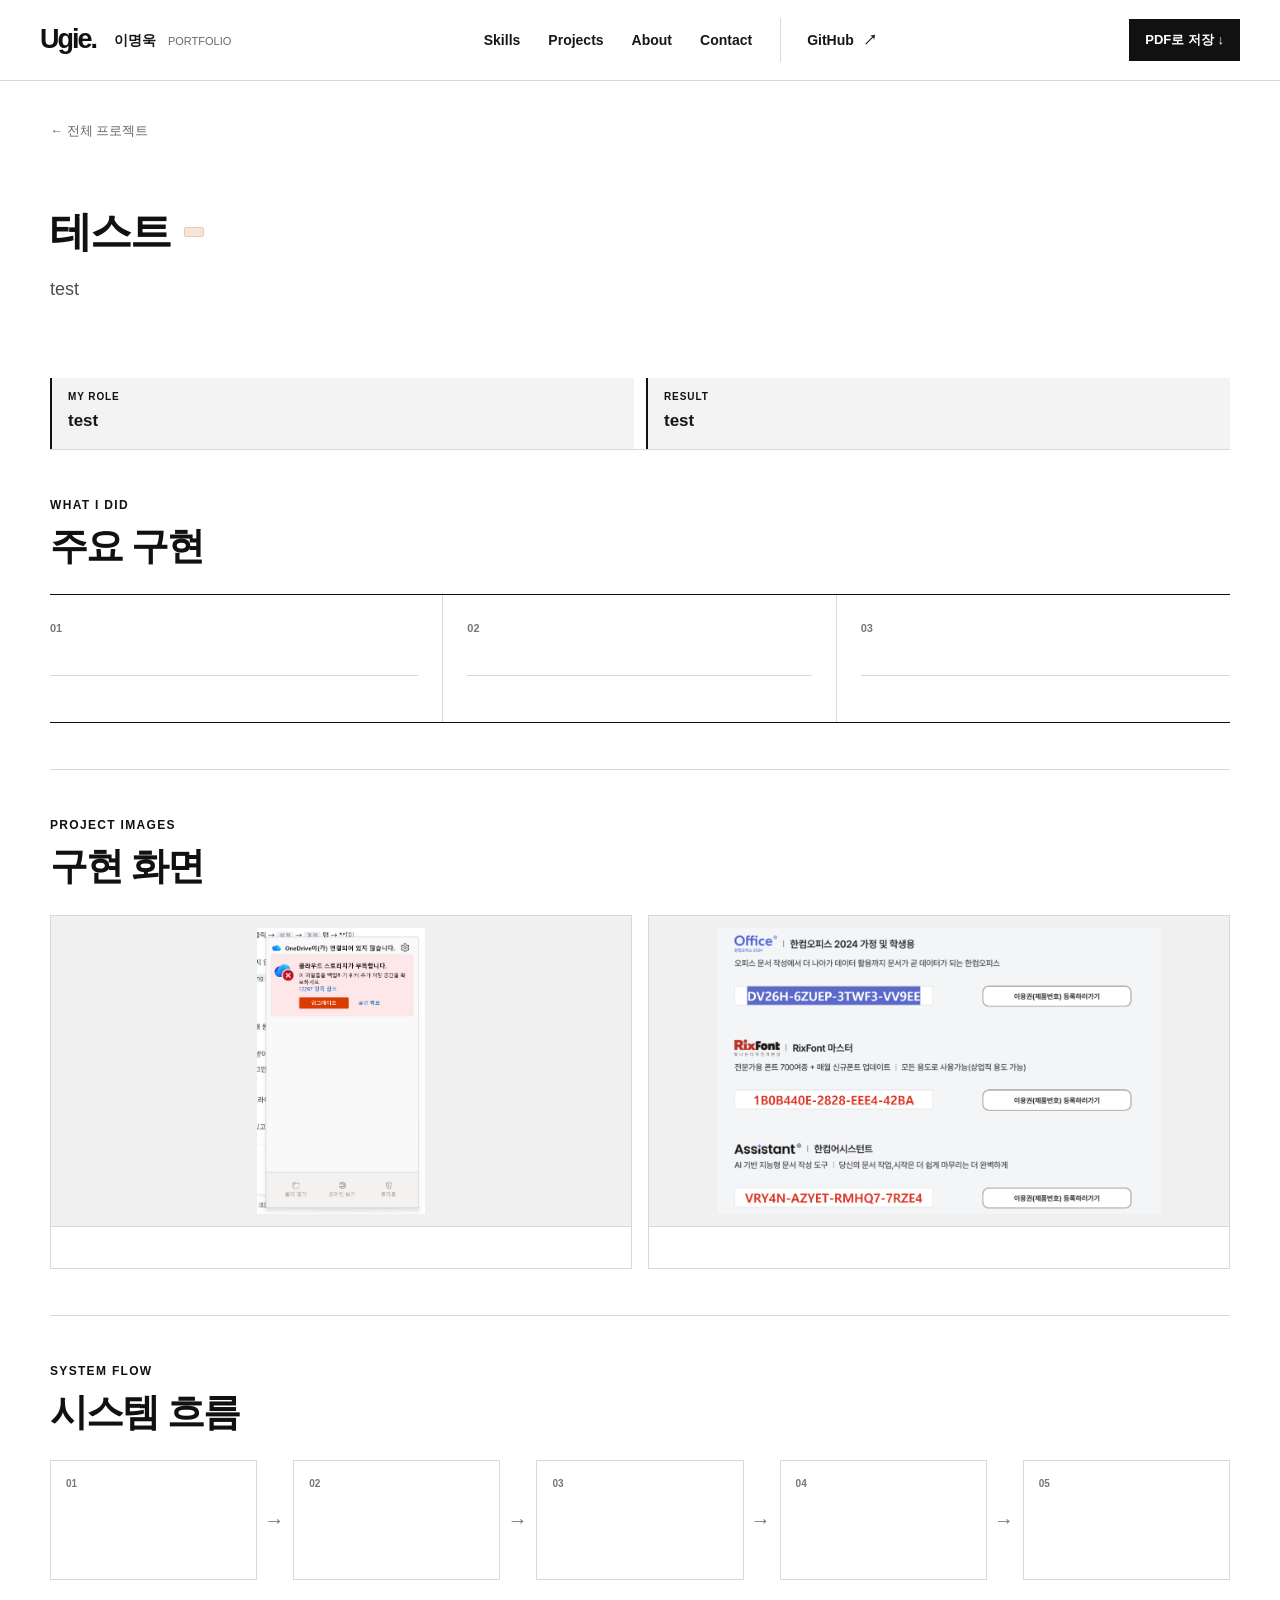
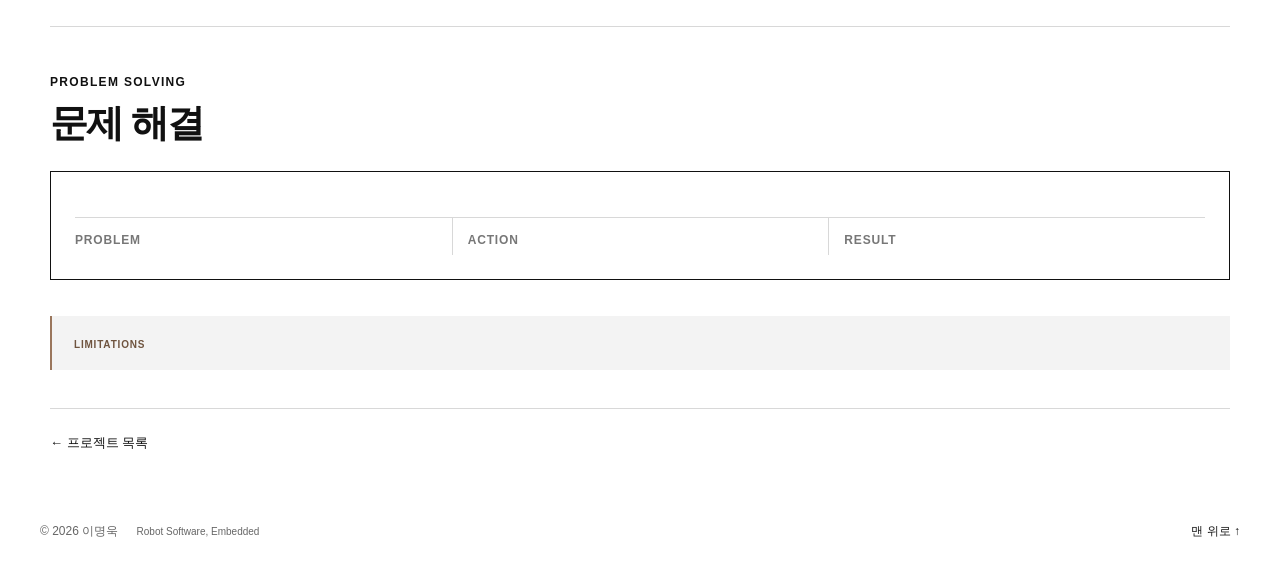
<file: projects/test-1.html>
<!doctype html>
<html lang="ko"><head><meta charset="utf-8"><meta name="viewport" content="width=device-width, initial-scale=1"><title>테스트 | 이명욱</title><meta name="description" content="test"><meta name="theme-color" content="#2d2722"><meta property="og:type" content="website"><meta property="og:title" content="테스트 | 이명욱"><meta property="og:description" content="test"><link rel="icon" href="../assets/favicon.svg" type="image/svg+xml"><link rel="stylesheet" href="../style.css?v=20261111readability-nav"><script src="../script.js?v=20261111readability-nav" defer></script><script src="../assets/typography.js?v=20261111fonts" defer></script></head><body class="detail-redesign detail-compact">
<a class="skip-link" href="#main">본문으로 바로가기</a><header class="site-header"><nav class="container nav" aria-label="주 메뉴"><a class="brand" href="../index.html#home" aria-label="이명욱 포트폴리오 홈"><span class="brand-mark">Ugie<span>.</span></span><span class="brand-name">이명욱 <span>PORTFOLIO</span></span></a><button class="menu-toggle" type="button" aria-controls="nav-links" aria-expanded="false">메뉴 <span aria-hidden="true">☰</span></button><div class="nav-links" id="nav-links"><a href="../index.html#skills">Skills</a><a href="../index.html#projects">Projects</a><a href="../index.html#about">About</a><a href="../index.html#contact">Contact</a><a class="nav-github" href="https://github.com/Ugie01" target="_blank" rel="noopener noreferrer">GitHub <span aria-hidden="true">↗</span></a></div><a class="header-pdf" href="../print.html" target="_blank" rel="noopener" aria-label="전체 포트폴리오 PDF로 저장">PDF로 저장 ↓</a></nav></header><main id="main"><div class="container project-detail" id="home">
<a class="back-link" href="../index.html#projects">← 전체 프로젝트</a>
<section class="detail-hero" aria-labelledby="project-title"><div class="detail-hero-copy"><p class="eyebrow"></p><div class="detail-title"><h1 id="project-title">테스트</h1><span class="status"></span></div><p class="detail-summary">test</p><p class="detail-meta"><span></span></p><ul class="tags" aria-label="사용 기술"></ul><div class="detail-actions"></div></div></section>
<div class="detail-keyline"><div class="role-callout"><span>MY ROLE</span><strong>test</strong></div><div class="detail-result"><span>RESULT</span><strong>test</strong></div></div>
<section class="detail-section" aria-labelledby="contribution-title"><header class="detail-section-head"><p class="eyebrow">WHAT I DID</p><h2 id="contribution-title">주요 구현</h2></header><div class="contribution-cards"><article class="contribution-card"><span class="card-number">01</span><h3></h3><ul></ul></article><article class="contribution-card"><span class="card-number">02</span><h3></h3><ul></ul></article><article class="contribution-card"><span class="card-number">03</span><h3></h3><ul></ul></article></div></section>
<section class="detail-section image-section" aria-labelledby="images-title"><header class="detail-section-head"><p class="eyebrow">PROJECT IMAGES</p><h2 id="images-title">구현 화면</h2></header><div class="detail-evidence-gallery" aria-label="테스트 상세 이미지"><figure><img src="../assets/portfolio-images/uploads/test-1-3c534f11d6a71322.jpg" alt="" width="790" height="1349" loading="lazy" decoding="async"><figcaption><span></span><strong></strong><p></p></figcaption></figure><figure><img src="../assets/portfolio-images/uploads/test-1-0203a54159043e1f.jpg" alt="" width="2149" height="1387" loading="lazy" decoding="async"><figcaption><span></span><strong></strong><p></p></figcaption></figure></div></section>
<section class="detail-section" aria-labelledby="flow-title"><header class="detail-section-head"><p class="eyebrow">SYSTEM FLOW</p><h2 id="flow-title">시스템 흐름</h2></header><div class="flow-layout flow-layout--wide"><ol class="detail-flow detail-flow--compact" aria-label="테스트 시스템 흐름"><li><span>01</span><strong></strong><p></p></li><li><span>02</span><strong></strong><p></p></li><li><span>03</span><strong></strong><p></p></li><li><span>04</span><strong></strong><p></p></li><li><span>05</span><strong></strong><p></p></li></ol></div></section>
<section class="detail-section problem-section" aria-labelledby="problem-title"><header class="detail-section-head"><p class="eyebrow">PROBLEM SOLVING</p><h2 id="problem-title">문제 해결</h2></header><div class="problem-grid problem-grid--single"><article class="problem-card"><h3></h3><div class="problem-steps"><div><span>PROBLEM</span><p></p></div><div><span>ACTION</span><p></p></div><div><span>RESULT</span><p></p></div></div></article></div></section>
<aside class="limitations-card"><span>LIMITATIONS</span><p></p></aside>
<nav class="project-pagination" aria-label="프로젝트 이동"><a href="../index.html#projects">← 프로젝트 목록</a></nav>
</div></main><footer class="site-footer"><div class="container footer-inner"><p>© 2026 이명욱 <span>Robot Software, Embedded</span></p><a href="../index.html#home">맨 위로 ↑</a></div></footer></body></html>
</file>
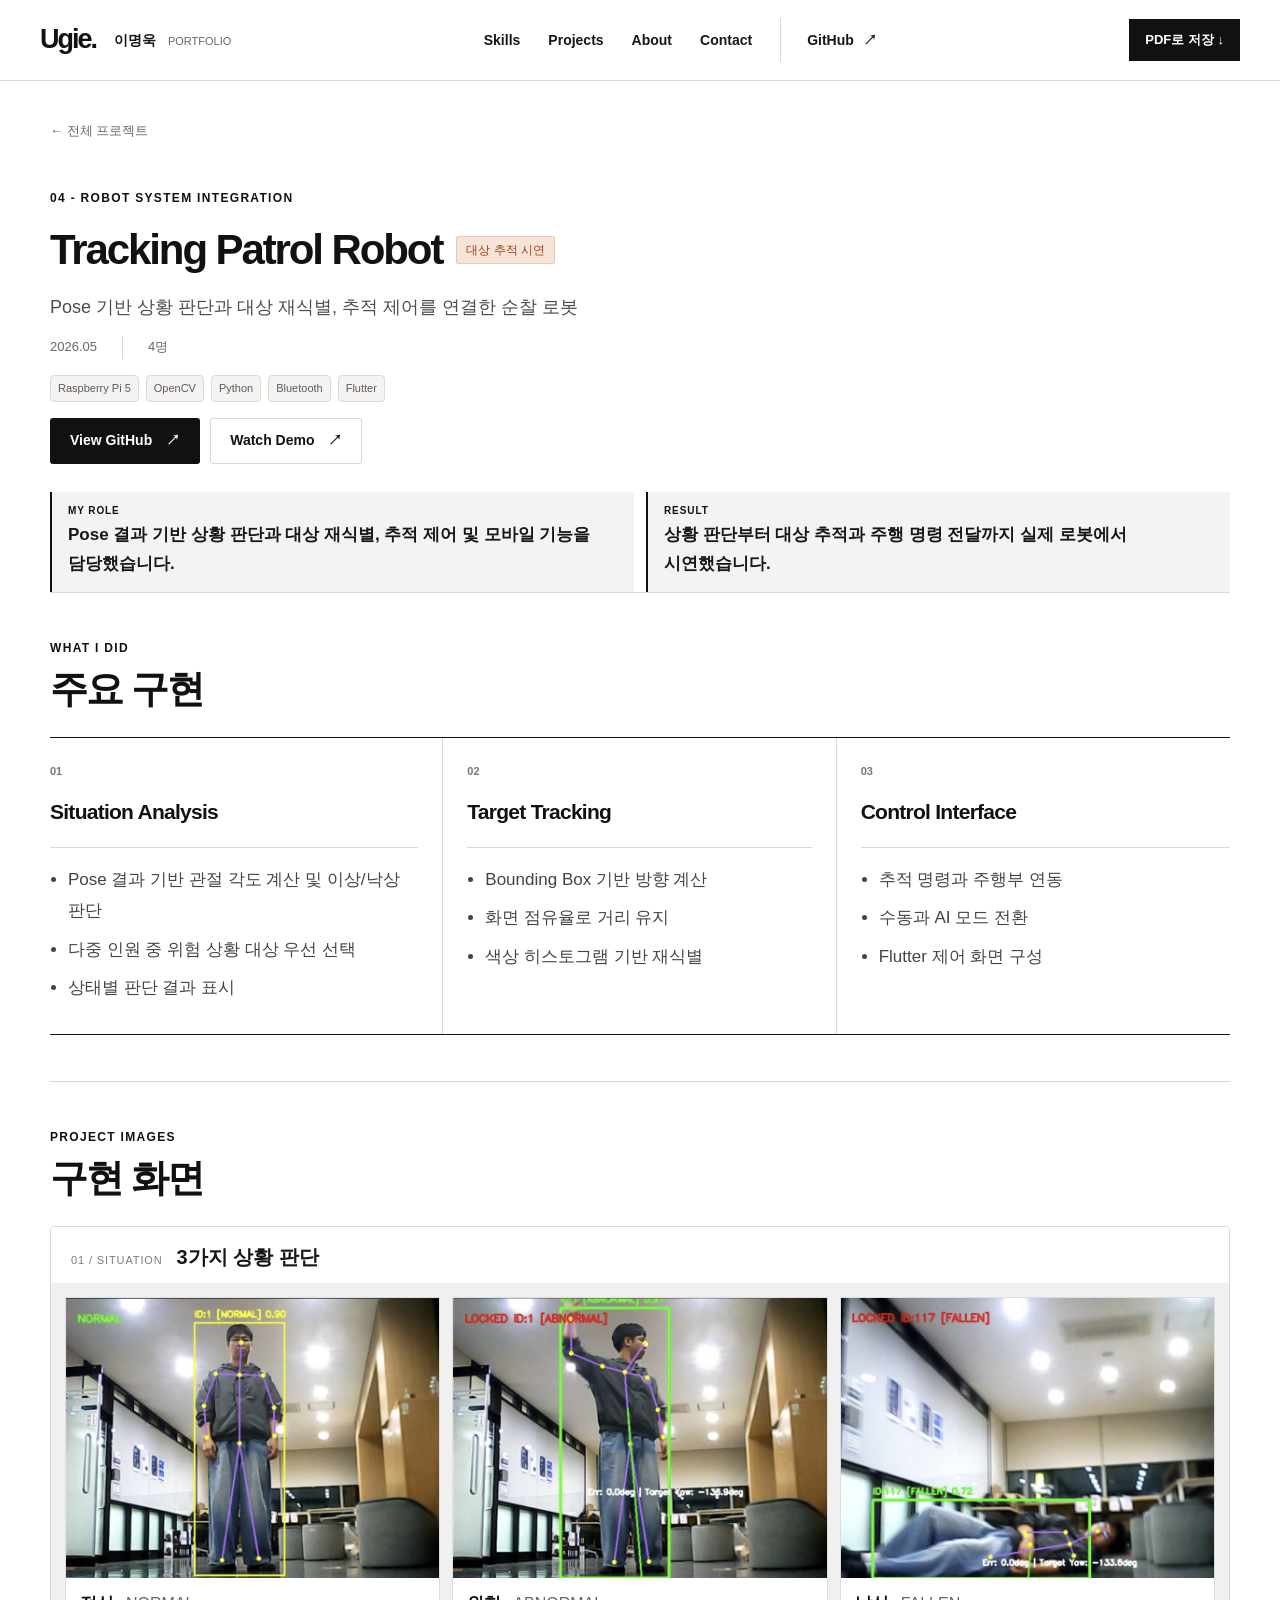
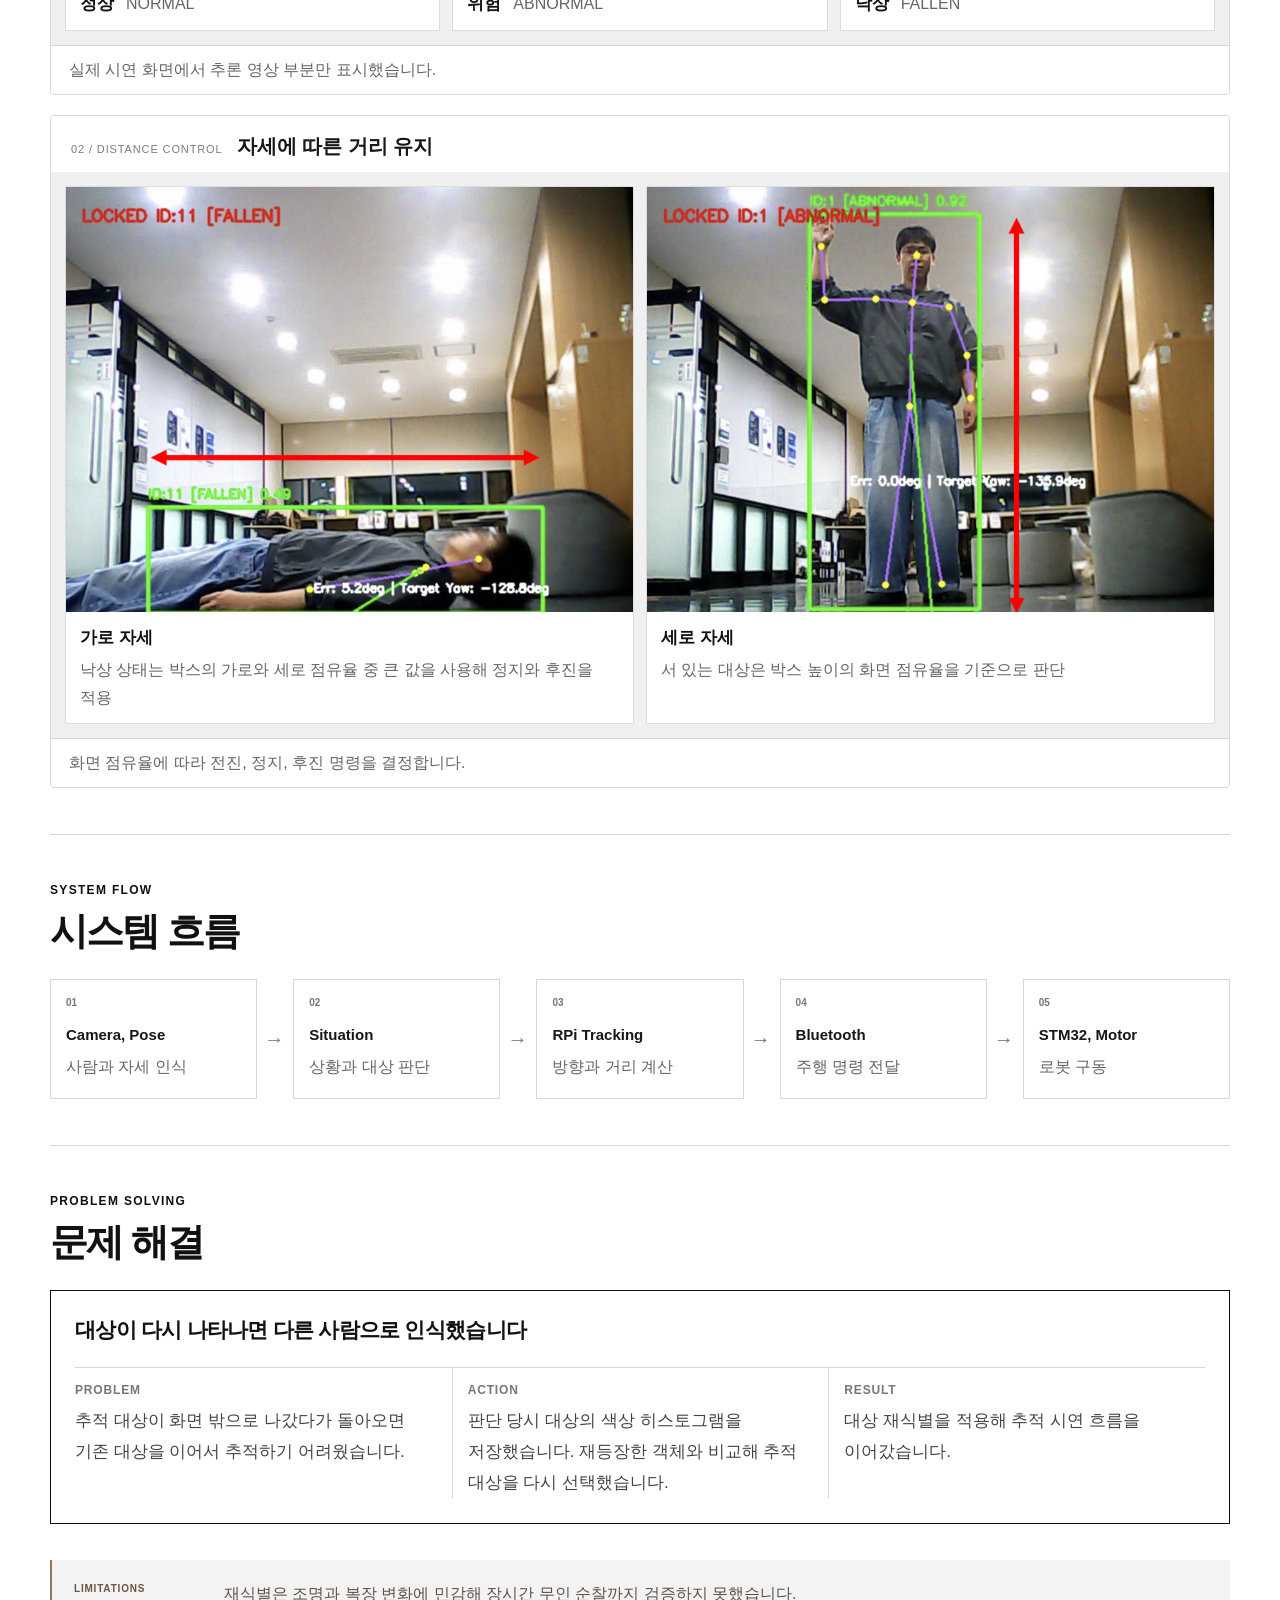
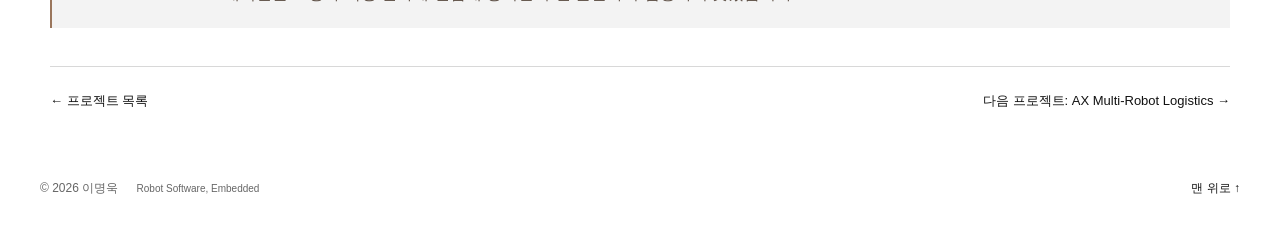
<file: projects/tracking.html>
<!doctype html>
<html lang="ko"><head><meta charset="utf-8"><meta name="viewport" content="width=device-width, initial-scale=1"><title>Tracking Patrol Robot | 이명욱</title><meta name="description" content="Pose 기반 상황 판단과 대상 재식별, 추적 제어를 연결한 순찰 로봇"><meta name="theme-color" content="#2d2722"><meta property="og:type" content="website"><meta property="og:title" content="Tracking Patrol Robot | 이명욱"><meta property="og:description" content="Pose 기반 상황 판단과 대상 재식별, 추적 제어를 연결한 순찰 로봇"><link rel="icon" href="../assets/favicon.svg" type="image/svg+xml"><link rel="stylesheet" href="../style.css?v=20261111readability-nav"><script src="../script.js?v=20261111readability-nav" defer></script><script src="../assets/typography.js?v=20261111fonts" defer></script></head><body class="detail-redesign detail-compact tracking-page">
<a class="skip-link" href="#main">본문으로 바로가기</a><header class="site-header"><nav class="container nav" aria-label="주 메뉴"><a class="brand" href="../index.html#home" aria-label="이명욱 포트폴리오 홈"><span class="brand-mark">Ugie<span>.</span></span><span class="brand-name">이명욱 <span>PORTFOLIO</span></span></a><button class="menu-toggle" type="button" aria-controls="nav-links" aria-expanded="false">메뉴 <span aria-hidden="true">☰</span></button><div class="nav-links" id="nav-links"><a href="../index.html#skills">Skills</a><a href="../index.html#projects">Projects</a><a href="../index.html#about">About</a><a href="../index.html#contact">Contact</a><a class="nav-github" href="https://github.com/Ugie01" target="_blank" rel="noopener noreferrer">GitHub <span aria-hidden="true">↗</span></a></div><a class="header-pdf" href="../print.html" target="_blank" rel="noopener" aria-label="전체 포트폴리오 PDF로 저장">PDF로 저장 ↓</a></nav></header><main id="main"><div class="container project-detail" id="home">
<a class="back-link" href="../index.html#projects">← 전체 프로젝트</a>
<section class="detail-hero" aria-labelledby="project-title"><div class="detail-hero-copy"><p class="eyebrow">04 - ROBOT SYSTEM INTEGRATION</p><div class="detail-title"><h1 id="project-title">Tracking Patrol Robot</h1><span class="status">대상 추적 시연</span></div><p class="detail-summary">Pose 기반 상황 판단과 대상 재식별, 추적 제어를 연결한 순찰 로봇</p><p class="detail-meta">2026.05<span>4명</span></p><ul class="tags" aria-label="사용 기술"><li>Raspberry Pi 5</li><li>OpenCV</li><li>Python</li><li>Bluetooth</li><li>Flutter</li></ul><div class="detail-actions"><a class="button button-primary" href="https://github.com/Ugie01/Tracking_Patrol_Robot" target="_blank" rel="noopener noreferrer">View GitHub <span aria-hidden="true">↗</span></a><a class="button button-secondary" href="https://www.youtube.com/watch?v=0Xhue5Aivyg" target="_blank" rel="noopener noreferrer">Watch Demo <span aria-hidden="true">↗</span></a></div></div></section>
<div class="detail-keyline"><div class="role-callout"><span>MY ROLE</span><strong>Pose 결과 기반 상황 판단과 대상 재식별, 추적 제어 및 모바일 기능을 담당했습니다.</strong></div><div class="detail-result"><span>RESULT</span><strong>상황 판단부터 대상 추적과 주행 명령 전달까지 실제 로봇에서 시연했습니다.</strong></div></div>
<section class="detail-section" aria-labelledby="contribution-title"><header class="detail-section-head"><p class="eyebrow">WHAT I DID</p><h2 id="contribution-title">주요 구현</h2></header><div class="contribution-cards"><article class="contribution-card"><span class="card-number">01</span><h3>Situation Analysis</h3><ul><li>Pose 결과 기반 관절 각도 계산 및 이상/낙상 판단</li><li>다중 인원 중 위험 상황 대상 우선 선택</li><li>상태별 판단 결과 표시</li></ul></article><article class="contribution-card"><span class="card-number">02</span><h3>Target Tracking</h3><ul><li>Bounding Box 기반 방향 계산</li><li>화면 점유율로 거리 유지</li><li>색상 히스토그램 기반 재식별</li></ul></article><article class="contribution-card"><span class="card-number">03</span><h3>Control Interface</h3><ul><li>추적 명령과 주행부 연동</li><li>수동과 AI 모드 전환</li><li>Flutter 제어 화면 구성</li></ul></article></div></section>
<section class="detail-section image-section" aria-labelledby="images-title"><header class="detail-section-head"><p class="eyebrow">PROJECT IMAGES</p><h2 id="images-title">구현 화면</h2></header><div class="detail-gallery" aria-label="Tracking Patrol Robot 상세 이미지">
<figure class="tracking-figure"><div class="tracking-figure-head"><span>01 / SITUATION</span><strong>3가지 상황 판단</strong></div><div class="tracking-visual-grid tracking-status-grid"><div class="tracking-panel"><div class="tracking-media tracking-media--normal"><img src="../assets/portfolio-images/tracking-normal.jpg" alt="Pose 추정과 NORMAL 표시가 있는 실제 시연 화면" loading="lazy" decoding="async"></div><div class="tracking-panel-copy"><strong>정상</strong><span>NORMAL</span></div></div><div class="tracking-panel"><div class="tracking-media tracking-media--screenshot"><img src="../assets/portfolio-images/tracking-danger.jpg" alt="Pose 추정과 ABNORMAL 표시가 있는 실제 시연 영상 프레임" loading="lazy" decoding="async"></div><div class="tracking-panel-copy"><strong>위험</strong><span>ABNORMAL</span></div></div><div class="tracking-panel"><div class="tracking-media tracking-media--screenshot"><img src="../assets/portfolio-images/tracking-fall.jpg" alt="쓰러진 대상과 FALLEN 표시가 있는 실제 시연 영상 프레임" loading="lazy" decoding="async"></div><div class="tracking-panel-copy"><strong>낙상</strong><span>FALLEN</span></div></div></div><figcaption>실제 시연 화면에서 추론 영상 부분만 표시했습니다.</figcaption></figure>
<figure class="tracking-figure"><div class="tracking-figure-head"><span>02 / DISTANCE CONTROL</span><strong>자세에 따른 거리 유지</strong></div><div class="tracking-visual-grid tracking-distance-grid"><div class="tracking-panel"><div class="tracking-media tracking-media--horizontal"><img src="../assets/portfolio-images/tracking-distance-horizontal.jpg" alt="가로로 쓰러진 대상의 Bounding Box와 가로 방향 표시" loading="lazy" decoding="async"></div><div class="tracking-panel-copy"><strong>가로 자세</strong><span>낙상 상태는 박스의 가로와 세로 점유율 중 큰 값을 사용해 정지와 후진을 적용</span></div></div><div class="tracking-panel"><div class="tracking-media tracking-media--vertical"><img src="../assets/portfolio-images/tracking-distance-vertical.jpg" alt="서 있는 대상의 Bounding Box와 세로 방향 표시" loading="lazy" decoding="async"></div><div class="tracking-panel-copy"><strong>세로 자세</strong><span>서 있는 대상은 박스 높이의 화면 점유율을 기준으로 판단</span></div></div></div><figcaption>화면 점유율에 따라 전진, 정지, 후진 명령을 결정합니다.</figcaption></figure>
</div></section>
<section class="detail-section" aria-labelledby="flow-title"><header class="detail-section-head"><p class="eyebrow">SYSTEM FLOW</p><h2 id="flow-title">시스템 흐름</h2></header><div class="flow-layout flow-layout--wide"><ol class="detail-flow detail-flow--compact" aria-label="Tracking Patrol Robot 시스템 흐름"><li><span>01</span><strong>Camera, Pose</strong><p>사람과 자세 인식</p></li><li><span>02</span><strong>Situation</strong><p>상황과 대상 판단</p></li><li><span>03</span><strong>RPi Tracking</strong><p>방향과 거리 계산</p></li><li><span>04</span><strong>Bluetooth</strong><p>주행 명령 전달</p></li><li><span>05</span><strong>STM32, Motor</strong><p>로봇 구동</p></li></ol></div></section>
<section class="detail-section problem-section" aria-labelledby="problem-title"><header class="detail-section-head"><p class="eyebrow">PROBLEM SOLVING</p><h2 id="problem-title">문제 해결</h2></header><div class="problem-grid problem-grid--single"><article class="problem-card"><h3>대상이 다시 나타나면 다른 사람으로 인식했습니다</h3><div class="problem-steps"><div><span>PROBLEM</span><p>추적 대상이 화면 밖으로 나갔다가 돌아오면 기존 대상을 이어서 추적하기 어려웠습니다.</p></div><div><span>ACTION</span><p>판단 당시 대상의 색상 히스토그램을 저장했습니다. 재등장한 객체와 비교해 추적 대상을 다시 선택했습니다.</p></div><div><span>RESULT</span><p>대상 재식별을 적용해 추적 시연 흐름을 이어갔습니다.</p></div></div></article></div></section>
<aside class="limitations-card"><span>LIMITATIONS</span><p>재식별은 조명과 복장 변화에 민감해 장시간 무인 순찰까지 검증하지 못했습니다.</p></aside>
<nav class="project-pagination" aria-label="프로젝트 이동"><a href="../index.html#projects">← 프로젝트 목록</a></nav>
</div></main><footer class="site-footer"><div class="container footer-inner"><p>© 2026 이명욱 <span>Robot Software, Embedded</span></p><a href="../index.html#home">맨 위로 ↑</a></div></footer></body></html>
</file>
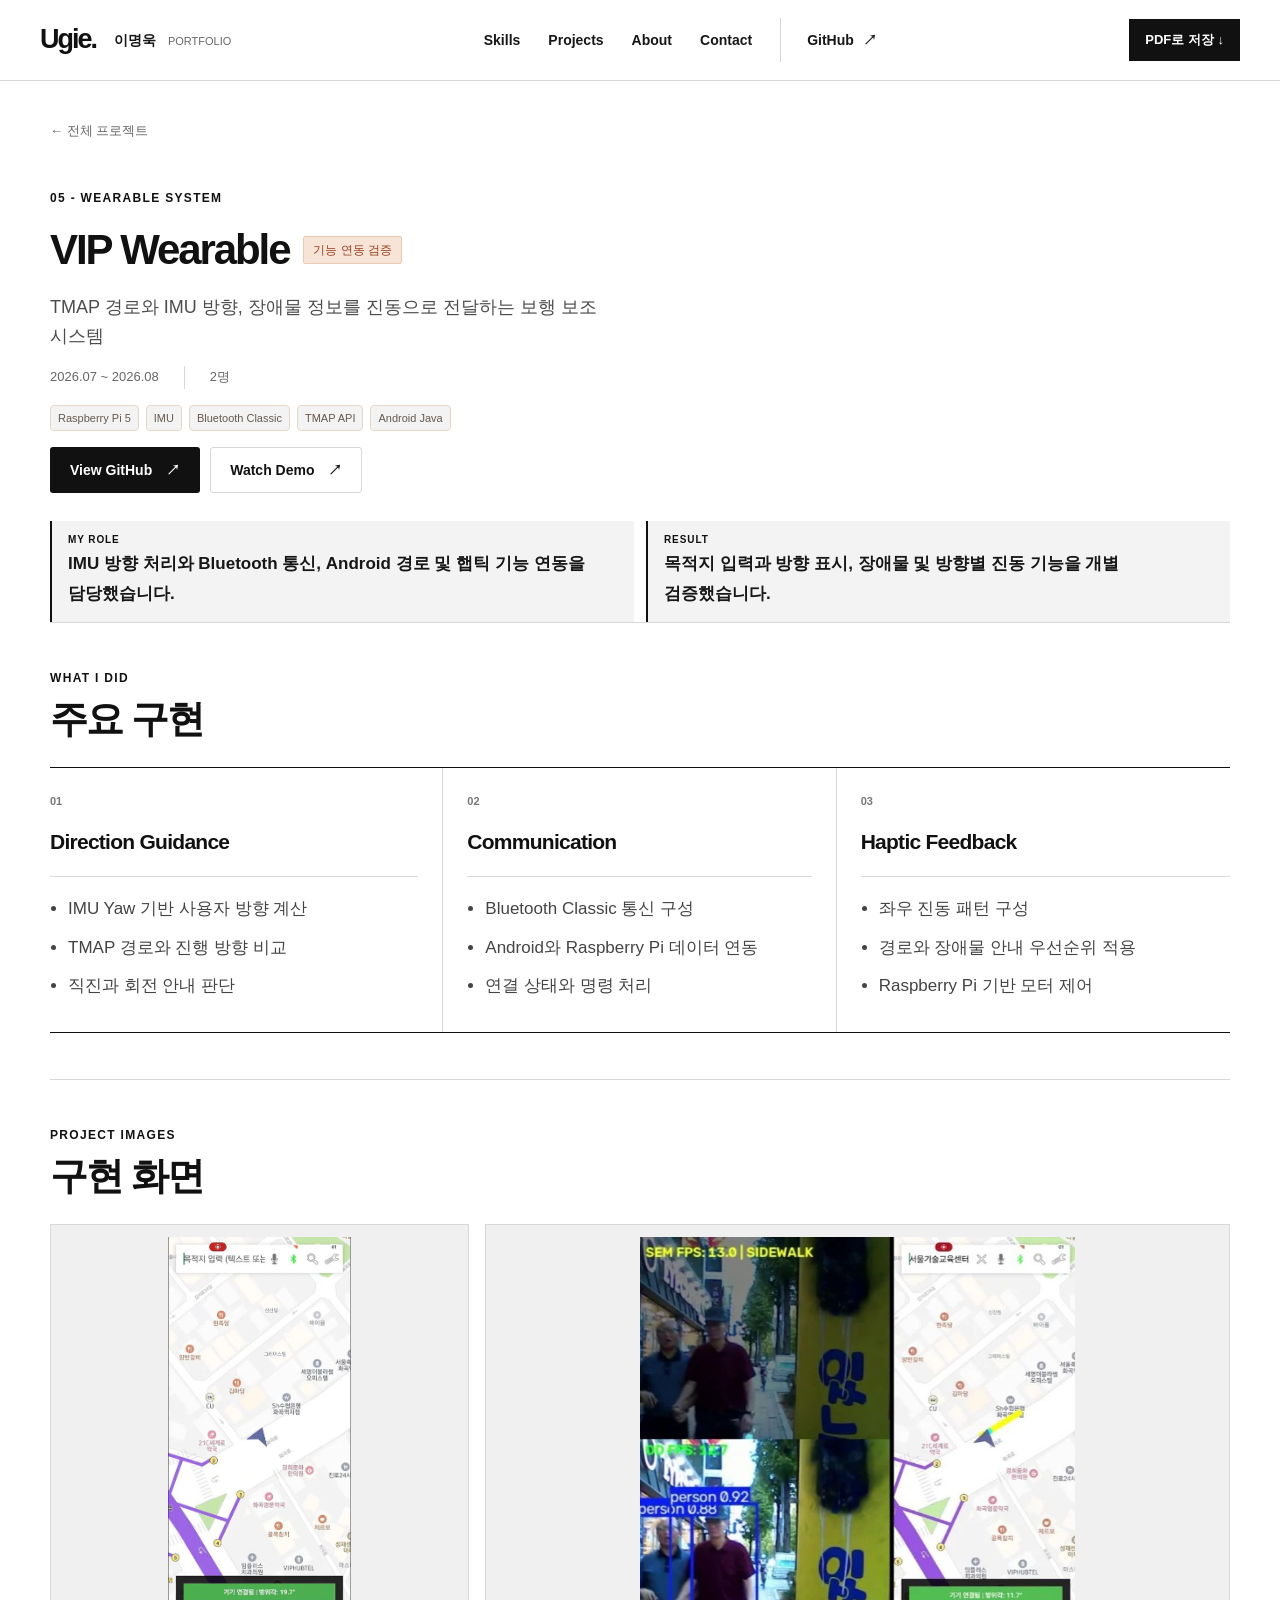
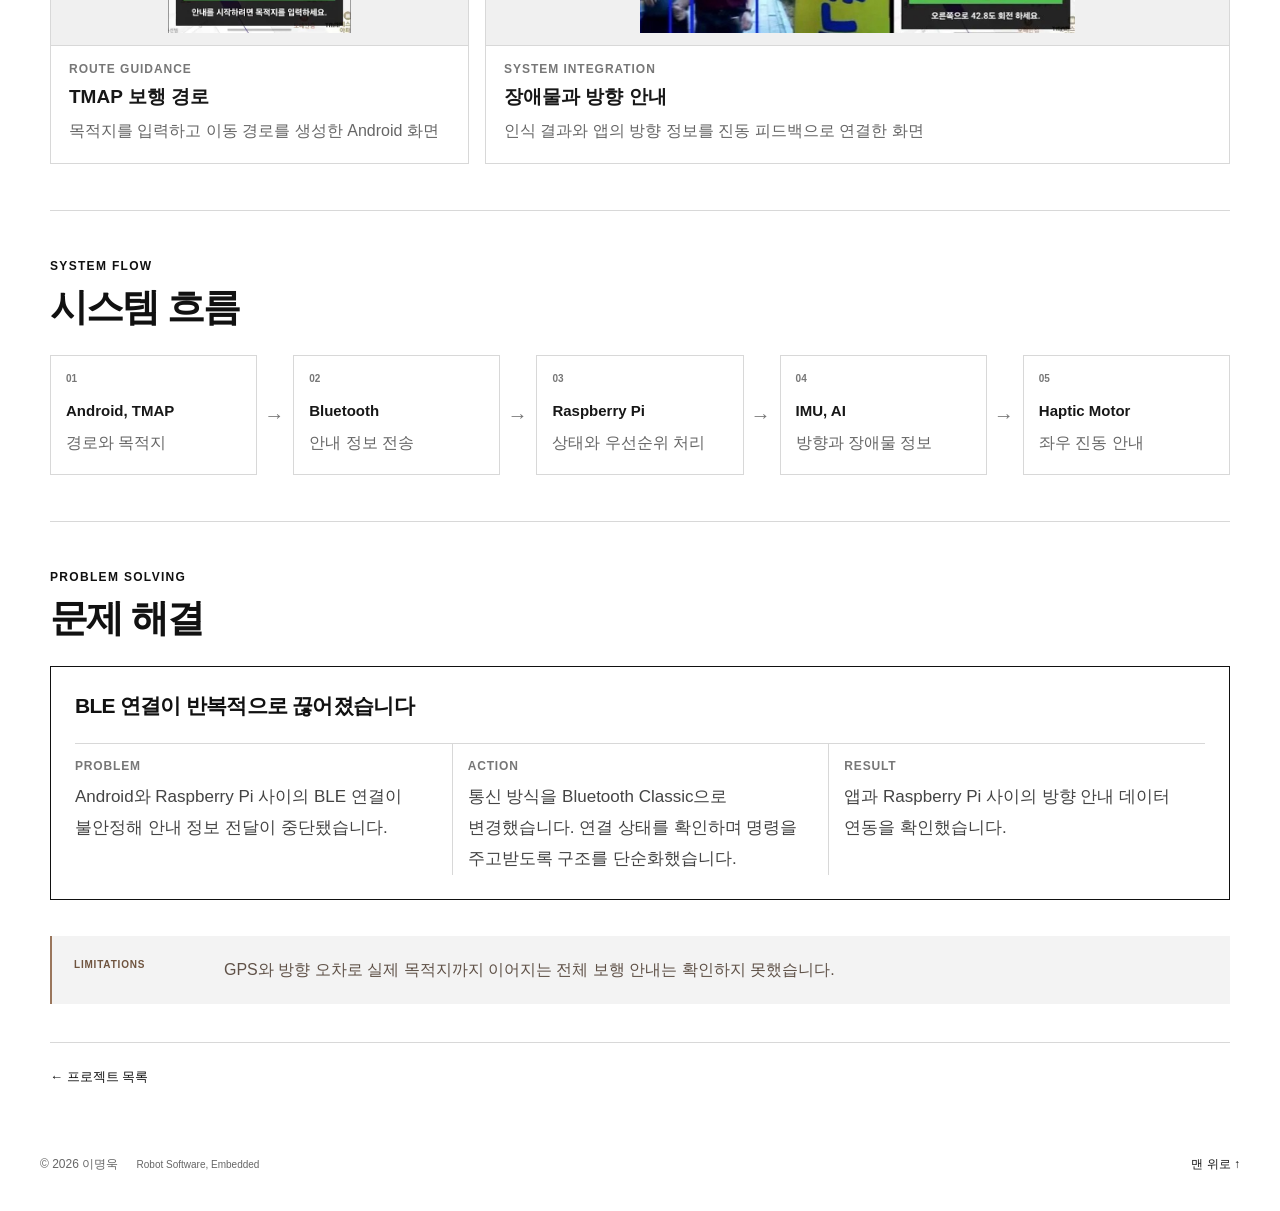
<file: projects/vip.html>
<!doctype html>
<html lang="ko"><head><meta charset="utf-8"><meta name="viewport" content="width=device-width, initial-scale=1"><title>VIP Wearable | 이명욱</title><meta name="description" content="TMAP 경로와 IMU 방향, 장애물 정보를 진동으로 전달하는 보행 보조 시스템"><meta name="theme-color" content="#2d2722"><meta property="og:type" content="website"><meta property="og:title" content="VIP Wearable | 이명욱"><meta property="og:description" content="TMAP 경로와 IMU 방향, 장애물 정보를 진동으로 전달하는 보행 보조 시스템"><link rel="icon" href="../assets/favicon.svg" type="image/svg+xml"><link rel="stylesheet" href="../style.css?v=20261111readability-nav"><script src="../script.js?v=20261111readability-nav" defer></script><script src="../assets/typography.js?v=20261111fonts" defer></script></head><body class="detail-redesign detail-compact">
<a class="skip-link" href="#main">본문으로 바로가기</a><header class="site-header"><nav class="container nav" aria-label="주 메뉴"><a class="brand" href="../index.html#home" aria-label="이명욱 포트폴리오 홈"><span class="brand-mark">Ugie<span>.</span></span><span class="brand-name">이명욱 <span>PORTFOLIO</span></span></a><button class="menu-toggle" type="button" aria-controls="nav-links" aria-expanded="false">메뉴 <span aria-hidden="true">☰</span></button><div class="nav-links" id="nav-links"><a href="../index.html#skills">Skills</a><a href="../index.html#projects">Projects</a><a href="../index.html#about">About</a><a href="../index.html#contact">Contact</a><a class="nav-github" href="https://github.com/Ugie01" target="_blank" rel="noopener noreferrer">GitHub <span aria-hidden="true">↗</span></a></div><a class="header-pdf" href="../print.html" target="_blank" rel="noopener" aria-label="전체 포트폴리오 PDF로 저장">PDF로 저장 ↓</a></nav></header><main id="main"><div class="container project-detail" id="home">
<a class="back-link" href="../index.html#projects">← 전체 프로젝트</a>
<section class="detail-hero" aria-labelledby="project-title"><div class="detail-hero-copy"><p class="eyebrow">05 - WEARABLE SYSTEM</p><div class="detail-title"><h1 id="project-title">VIP Wearable</h1><span class="status">기능 연동 검증</span></div><p class="detail-summary">TMAP 경로와 IMU 방향, 장애물 정보를 진동으로 전달하는 보행 보조 시스템</p><p class="detail-meta">2026.07 ~ 2026.08<span>2명</span></p><ul class="tags" aria-label="사용 기술"><li>Raspberry Pi 5</li><li>IMU</li><li>Bluetooth Classic</li><li>TMAP API</li><li>Android Java</li></ul><div class="detail-actions"><a class="button button-primary" href="https://github.com/Ugie01/2026ESWContest_free_VIPWEARABLE" target="_blank" rel="noopener noreferrer">View GitHub <span aria-hidden="true">↗</span></a><a class="button button-secondary" href="https://www.youtube.com/watch?v=4h71w1IgXRw" target="_blank" rel="noopener noreferrer">Watch Demo <span aria-hidden="true">↗</span></a></div></div></section>
<div class="detail-keyline"><div class="role-callout"><span>MY ROLE</span><strong>IMU 방향 처리와 Bluetooth 통신, Android 경로 및 햅틱 기능 연동을 담당했습니다.</strong></div><div class="detail-result"><span>RESULT</span><strong>목적지 입력과 방향 표시, 장애물 및 방향별 진동 기능을 개별 검증했습니다.</strong></div></div>
<section class="detail-section" aria-labelledby="contribution-title"><header class="detail-section-head"><p class="eyebrow">WHAT I DID</p><h2 id="contribution-title">주요 구현</h2></header><div class="contribution-cards"><article class="contribution-card"><span class="card-number">01</span><h3>Direction Guidance</h3><ul><li>IMU Yaw 기반 사용자 방향 계산</li><li>TMAP 경로와 진행 방향 비교</li><li>직진과 회전 안내 판단</li></ul></article><article class="contribution-card"><span class="card-number">02</span><h3>Communication</h3><ul><li>Bluetooth Classic 통신 구성</li><li>Android와 Raspberry Pi 데이터 연동</li><li>연결 상태와 명령 처리</li></ul></article><article class="contribution-card"><span class="card-number">03</span><h3>Haptic Feedback</h3><ul><li>좌우 진동 패턴 구성</li><li>경로와 장애물 안내 우선순위 적용</li><li>Raspberry Pi 기반 모터 제어</li></ul></article></div></section>
<section class="detail-section image-section" aria-labelledby="images-title"><header class="detail-section-head"><p class="eyebrow">PROJECT IMAGES</p><h2 id="images-title">구현 화면</h2></header><div class="detail-evidence-gallery vip-evidence-gallery" aria-label="VIP Wearable 상세 이미지"><figure><img src="../assets/portfolio-images/vip-route.jpg" alt="Android TMAP 앱의 보행 경로 생성 화면" width="417" height="900" loading="lazy" decoding="async"><figcaption><span>ROUTE GUIDANCE</span><strong>TMAP 보행 경로</strong><p>목적지를 입력하고 이동 경로를 생성한 Android 화면</p></figcaption></figure><figure><img src="../assets/portfolio-images/vip-obstacle-app.jpg" alt="장애물 인식 결과와 앱 안내 시연 화면" width="636" height="578" loading="lazy" decoding="async"><figcaption><span>SYSTEM INTEGRATION</span><strong>장애물과 방향 안내</strong><p>인식 결과와 앱의 방향 정보를 진동 피드백으로 연결한 화면</p></figcaption></figure></div></section>
<section class="detail-section" aria-labelledby="flow-title"><header class="detail-section-head"><p class="eyebrow">SYSTEM FLOW</p><h2 id="flow-title">시스템 흐름</h2></header><div class="flow-layout flow-layout--wide"><ol class="detail-flow detail-flow--compact" aria-label="VIP Wearable 시스템 흐름"><li><span>01</span><strong>Android, TMAP</strong><p>경로와 목적지</p></li><li><span>02</span><strong>Bluetooth</strong><p>안내 정보 전송</p></li><li><span>03</span><strong>Raspberry Pi</strong><p>상태와 우선순위 처리</p></li><li><span>04</span><strong>IMU, AI</strong><p>방향과 장애물 정보</p></li><li><span>05</span><strong>Haptic Motor</strong><p>좌우 진동 안내</p></li></ol></div></section>
<section class="detail-section problem-section" aria-labelledby="problem-title"><header class="detail-section-head"><p class="eyebrow">PROBLEM SOLVING</p><h2 id="problem-title">문제 해결</h2></header><div class="problem-grid problem-grid--single"><article class="problem-card"><h3>BLE 연결이 반복적으로 끊어졌습니다</h3><div class="problem-steps"><div><span>PROBLEM</span><p>Android와 Raspberry Pi 사이의 BLE 연결이 불안정해 안내 정보 전달이 중단됐습니다.</p></div><div><span>ACTION</span><p>통신 방식을 Bluetooth Classic으로 변경했습니다. 연결 상태를 확인하며 명령을 주고받도록 구조를 단순화했습니다.</p></div><div><span>RESULT</span><p>앱과 Raspberry Pi 사이의 방향 안내 데이터 연동을 확인했습니다.</p></div></div></article></div></section>
<aside class="limitations-card"><span>LIMITATIONS</span><p>GPS와 방향 오차로 실제 목적지까지 이어지는 전체 보행 안내는 확인하지 못했습니다.</p></aside>
<nav class="project-pagination" aria-label="프로젝트 이동"><a href="../index.html#projects">← 프로젝트 목록</a></nav>
</div></main><footer class="site-footer"><div class="container footer-inner"><p>© 2026 이명욱 <span>Robot Software, Embedded</span></p><a href="../index.html#home">맨 위로 ↑</a></div></footer></body></html>
</file>
<file: style.css>
@charset "UTF-8";
:root{--navy:#111;--ink:#171717;--muted:#666;--blue:#111;--line:#d8d8d8;--paper:#f3f3f3;--signal:#111;--cream:#fff;--site-bg:#fff;--header-bg:#fff;--mono:Pretendard,"Noto Sans KR","Malgun Gothic",-apple-system,BlinkMacSystemFont,"Segoe UI",sans-serif}

/* Optional palettes only change colors. Mono and PDF keep their original styling. */
html[data-site-theme]:not([data-site-theme="mono"]) body:not(.print-view){background:var(--site-bg);color:var(--ink)}
html[data-site-theme]:not([data-site-theme="mono"]) body:not(.print-view) :is(.site-header,.menu-toggle,.nav-links){background:var(--site-bg);border-color:var(--line)}
html[data-site-theme]:not([data-site-theme="mono"]) body.home-page :is(.hero,.project-card){background:var(--site-bg);color:var(--ink);border-color:var(--line)}
html[data-site-theme]:not([data-site-theme="mono"]) body.home-page :is(.brand-mark,.hero h1,.hero-name-en,.hero-position,.profile-facts dd,.about-section h2,.education h3){color:var(--navy)}
html[data-site-theme]:not([data-site-theme="mono"]) body.home-page :is(.hero-description,.about-copy,.card-summary){color:var(--muted)}
html[data-site-theme]:not([data-site-theme="mono"]) body.home-page :is(.eyebrow,.card-index,.card-role>span,.education-date){color:var(--blue)}
html[data-site-theme]:not([data-site-theme="mono"]) body.home-page :is(.hero-profile,.profile-facts,.about-section){background:var(--paper);border-color:var(--line)}
html[data-site-theme]:not([data-site-theme="mono"]) body.home-page :is(.profile-facts>div,.section-head,.projects-toolbar,.education article){border-color:var(--line)}
html[data-site-theme]:not([data-site-theme="mono"]) body.home-page :is(#skills,.featured,.featured-content,.contact-section,.site-footer){background:var(--navy);border-color:var(--navy)}
html[data-site-theme]:not([data-site-theme="mono"]) body.home-page :is(#skills .eyebrow,#skills .skills-language,.skill-no,.skill-context,.feature-scope p,.featured-role,.featured-content>p:not(.feature-top):not(.featured-role),.contact-section p,.contact-links>span,.footer-inner,.footer-inner p,.footer-inner a){color:#c6cdd0}
html[data-site-theme]:not([data-site-theme="mono"]) body.home-page :is(.skill-group,.skill-grid,.skill-context,#skills .section-head,.feature-scope){border-color:#ffffff40}
html[data-site-theme]:not([data-site-theme="mono"]) body.home-page .tags li{background:var(--paper);border-color:var(--line);color:var(--ink)}
html[data-site-theme]:not([data-site-theme="mono"]) body.home-page .featured .tags li{background:transparent;border-color:#ffffff40;color:#eef1f3}
html[data-site-theme]:not([data-site-theme="mono"]) body:not(.print-view) :is(.button-primary,.header-pdf){background:var(--blue);border-color:var(--blue);color:#fff}
html[data-site-theme]:not([data-site-theme="mono"]) body:not(.print-view) :is(.button-primary,.header-pdf):hover{background:var(--navy);border-color:var(--navy);color:#fff}
html[data-site-theme]:not([data-site-theme="mono"]) body:not(.print-view) :is(.button-secondary,.button-light){background:var(--site-bg);border-color:var(--line);color:var(--navy)}
html[data-site-theme]:not([data-site-theme="mono"]) body.home-page .card-more{color:var(--blue);border-color:var(--line)}
html[data-site-theme]:not([data-site-theme="mono"]) body.home-page .card-role{border-left-color:var(--blue)}
html[data-site-theme]:not([data-site-theme="mono"]) body.detail-redesign :is(.detail-evidence-gallery figcaption,.tracking-figure-head,.tracking-panel,.detail-flow li,.problem-card){background:var(--site-bg);border-color:var(--line)}

*{box-sizing:border-box}
html{scroll-behavior:smooth;scroll-padding-top:95px}
body{margin:0;color:var(--ink);font-family:Pretendard,"Noto Sans KR","Malgun Gothic",-apple-system,BlinkMacSystemFont,"Segoe UI",sans-serif;font-size:16px;line-height:1.75;word-break:keep-all;overflow-wrap:anywhere;background:var(--site-bg)}
img,svg,video{max-width:100%;height:auto}
img{display:block}
a{color:inherit;text-decoration:none}
button{font:inherit;cursor:pointer}
a:focus-visible,button:focus-visible{outline:3px solid var(--blue);outline-offset:5px}
p,h1,h2,h3,figure{margin:0}
h1,h2,h3{color:var(--navy);line-height:1.35;letter-spacing:-.045em}
h2{font-size:clamp(26px,3vw,35px)}
h3{font-size:22px}
p{color:var(--muted)}
[hidden]{display:none!important}
.container{width:min(100% - 64px,1200px);margin-inline:auto}
.section{padding-block:85px}
.eyebrow{font-family:var(--mono);font-size:12px;line-height:1.5;letter-spacing:.11em;font-weight:600;color:var(--blue);margin-bottom:15px}
.sr-only{position:absolute;width:1px;height:1px;padding:0;margin:-1px;overflow:hidden;clip:rect(0,0,0,0);white-space:nowrap;border:0}
.skip-link{position:fixed;left:15px;top:-70px;padding:12px 20px;background:var(--navy);color:#fff;z-index:100}
.skip-link:focus{top:10px}

.site-header{position:sticky;top:0;z-index:20;background:var(--header-bg);border-bottom:1px solid var(--line)}
.nav{min-height:80px;display:flex;align-items:center;justify-content:space-between;gap:24px}
.brand{display:flex;align-items:center;gap:18px;min-height:44px}
.brand-mark{font-weight:850;font-size:27px;letter-spacing:-2px;color:var(--navy)}
.brand-mark>span{color:var(--blue)}
.brand-name{font-size:14px;font-weight:700}
.brand-name>span{font:11px var(--mono);margin-left:8px;color:var(--muted)}
.nav-links{display:flex;align-items:center;gap:28px;font-size:14px;font-weight:600}
.nav-links>a{display:inline-flex;align-items:center;min-height:44px}
.nav-links>a:hover{color:var(--blue)}
.nav-github{border-left:1px solid var(--line);padding-left:26px;gap:9px}
.menu-toggle{display:none}

.hero{display:grid;grid-template-columns:1.25fr 1fr;gap:65px;padding-block:80px 65px;align-items:center}
.hero .eyebrow{margin-bottom:25px}
.hero h1{font-size:clamp(36px,4.1vw,57px);font-weight:800;line-height:1.35;letter-spacing:-.065em}
.hero h1>span{color:var(--blue)}
.hero-name{display:flex;align-items:center;gap:15px;font-size:23px;font-weight:700;color:var(--navy);margin-top:24px}
.hero-name>span{font:13px var(--mono);font-weight:400;color:var(--muted);letter-spacing:0}
.hero-description{font-size:16px;line-height:1.95;margin-top:16px}
.hero-actions{display:flex;flex-wrap:wrap;gap:10px;margin-top:28px}
.button{display:inline-flex;align-items:center;justify-content:center;gap:14px;min-height:46px;padding:11px 19px;border:1px solid transparent;border-radius:6px;font-size:14px;font-weight:650;line-height:1.5;transition:background .15s}
.button-primary{background:var(--blue);color:#fff}
.button-primary:hover{background:#84391f}
.button-secondary{border-color:var(--line);background:#fff;color:var(--navy)}
.button-secondary:hover{background:var(--paper)}
.button-quiet{color:var(--muted);padding-inline:8px}
.button-quiet:hover{color:var(--blue)}

.hero-system{background:var(--navy);border-radius:12px;padding:29px 32px;color:#fff;position:relative;isolation:isolate;overflow:hidden}
.hero-system:before{content:"";position:absolute;inset:0;z-index:-1;background-image:radial-gradient(#e1b48f26 1px,transparent 1px);background-size:18px 18px;mask-image:linear-gradient(135deg,transparent,#000)}
.system-heading{display:flex;justify-content:space-between;align-items:center;font:11px var(--mono);color:#ddc6af;letter-spacing:.1em}
.system-heading>span:last-child{font-size:24px;color:#b78f72}
.system-title{color:#f8ede2;font-size:16px;margin:4px 0 26px}
.system-layer{display:flex;align-items:center;gap:18px;border:1px solid #745848;background:#44352d;padding:14px 17px;border-radius:6px;position:relative}
.system-layer strong{display:block;font-size:17px;letter-spacing:-.02em;font-weight:600}
.system-layer div>span{display:block;font-size:12px;color:#d9c4b0;margin-top:2px}
.layer-index{font:13px var(--mono);color:#e1a778}
.layer-dot{width:7px;height:7px;background:#e8a263;border-radius:50%;position:absolute;right:15px;top:15px}
.layer-connector{color:#be8965;font:18px/23px var(--mono);height:23px;margin-left:39px}
.system-foot{display:flex;align-items:center;gap:7px;border-top:1px solid #6a5043;margin-top:25px;padding-top:17px;font-size:11px;color:#d9c4b0;flex-wrap:wrap}
.system-foot strong{font:12px var(--mono);margin-left:auto;color:#fff}
.small-dot{width:6px;height:6px;background:currentColor;border-radius:50%;display:inline-block;flex-shrink:0}
.focus-line{border-block:1px solid var(--line);padding-block:18px;display:flex;align-items:center;gap:32px;font-size:13px}
.focus-line>span{color:var(--muted);font-size:12px;flex-shrink:0}
.focus-line p{color:var(--navy);font-weight:500}
.focus-line p>span{color:#a99787;padding-inline:15px}

.section-head{display:flex;align-items:end;justify-content:space-between;gap:24px;margin-bottom:35px}
.section-head>p{font-size:14px;line-height:1.7}
.featured{display:grid;grid-template-columns:1fr 1fr;border:1px solid var(--line);border-radius:12px;overflow:hidden}
.featured-visual{display:block;position:relative;background:#f3eadf;min-width:0}
.featured-visual img{width:100%;height:100%;object-fit:contain;min-height:320px}
.visual-caption{position:absolute;bottom:15px;left:22px;font-size:11px;color:#79675a}
.featured-content{padding:30px}
.feature-top{display:flex;align-items:center;justify-content:space-between;gap:12px;font:11px var(--mono);color:var(--blue);margin-bottom:17px}
.status{display:inline-flex;align-items:center;gap:6px;background:#f7e4d6;color:#974121;border:1px solid #e9cbb5;border-radius:4px;padding:4px 9px;font-size:12px;line-height:1.5;white-space:nowrap}
.featured h3{font-size:28px;letter-spacing:-.035em;margin-bottom:8px}
.featured-content>p:not(.feature-top):not(.featured-role){font-size:14px}
.featured-role{display:flex;flex-direction:column;gap:3px;font-size:14px;color:var(--navy);margin-top:16px}
.featured-role>span,.card-role>span,.role-callout>span{color:var(--blue);font:10px var(--mono);letter-spacing:.09em}
.tags{display:flex;gap:7px;flex-wrap:wrap;list-style:none;padding:0;margin:17px 0}
.tags li{font:11px/1.5 var(--mono);color:#66594f;background:var(--paper);border:1px solid #e5d8c8;border-radius:4px;padding:4px 7px;max-width:100%;overflow-wrap:anywhere}
.feature-scope{display:grid;grid-template-columns:1fr 1fr;gap:16px;border-top:1px solid var(--line);padding-top:15px}
.feature-scope strong{font-size:12px;font-weight:650}
.feature-scope p{font-size:12px;margin-top:3px}
.feature-links{display:flex;gap:24px;margin-top:14px;flex-wrap:wrap}
.text-link{display:inline-flex;align-items:center;gap:8px;min-height:44px;font-size:13px;font-weight:650;color:var(--blue)}
.text-link:hover{text-decoration:underline;text-underline-offset:5px}

.projects-toolbar{margin:47px 0 23px;display:flex;align-items:center;justify-content:space-between;gap:20px}
.projects-toolbar h3{font-size:17px;letter-spacing:-.015em}
.projects-toolbar h3>span{font:11px var(--mono);color:var(--muted);margin-left:7px}
.filters{display:flex;gap:4px;flex-wrap:wrap}
.filters button{border:0;background:none;min-height:44px;border-radius:5px;font-size:12px;color:var(--muted);padding:9px 13px}
.filters button[aria-pressed=true]{background:var(--navy);color:#fff}
.filters button:hover{background:#eee3d6;color:var(--navy)}
.filters button[aria-pressed=true]:hover{background:#46362f;color:#fff}
.project-grid{display:grid;grid-template-columns:1fr 1fr;gap:28px}
.project-card{border:1px solid var(--line);border-radius:12px;overflow:hidden;min-width:0;background:var(--cream);transition:border-color .15s}
.project-card:hover{border-color:#b87a57}
.project-image{display:block;aspect-ratio:1.87;background:#eee4d9;position:relative;overflow:hidden;padding:16px}
.project-image img{width:100%;height:100%;object-fit:contain;transition:transform .2s}
.project-image:hover img{transform:scale(1.02)}
.image-label{position:absolute;top:12px;left:13px;background:rgba(255,255,255,.95);font:10px var(--mono);color:var(--navy);padding:6px 8px;border-radius:3px}
.image-arrow{position:absolute;bottom:14px;right:14px;background:#fff;border:1px solid var(--line);border-radius:50%;height:32px;width:32px;text-align:center;line-height:30px;color:var(--navy)}
.card-body{padding:24px 26px 15px}
.card-meta{display:flex;justify-content:space-between;gap:12px;font-size:12px;margin-bottom:8px}
.card-body h3{font-size:25px}
.card-body h3 a:hover{color:var(--blue)}
.card-summary{font-size:14px;line-height:1.8;margin-top:8px;min-height:50px}
.card-role{border-left:2px solid #d29a72;padding-left:12px;margin-top:18px;color:var(--navy);font-size:13px;min-height:45px}
.card-role>span{display:block;margin-bottom:4px}
.card-more{border-top:1px solid var(--line);display:flex;justify-content:space-between;align-items:center;min-height:48px;font-size:12px;color:var(--blue);font-weight:650}
.mini-project{margin-top:28px;display:grid;grid-template-columns:160px 1fr auto;align-items:center;gap:28px;background:var(--paper);border:1px solid var(--line);border-radius:12px;padding:22px}
.mini-image{height:125px;background:#e9ddcf;border-radius:6px;overflow:hidden}
.mini-image img{width:100%;height:100%;object-fit:contain}
.mini-project .eyebrow{font-size:10px;margin-bottom:7px}
.mini-project h3{font-size:22px}
.mini-project p:not(.eyebrow){font-size:13px;margin-top:7px}
.mini-stack{font-family:var(--mono)}

.about-section{background:var(--paper);border-block:1px solid var(--line);padding-block:75px}
.about-grid{display:grid;grid-template-columns:1fr 1fr;gap:100px}
.about-copy{font-size:15px;line-height:1.95;margin-top:20px;max-width:480px}
.education{padding-top:4px}
.education>article{border-bottom:1px solid var(--line);padding-block:18px}
.education>article:last-child{border:0;padding-bottom:0}
.education-date{font-size:12px;color:var(--muted)}
.education h3{font-size:17px;margin-block:6px}
.education p{font-size:13px}
.skill-grid{display:grid;grid-template-columns:repeat(4,1fr);border-block:1px solid var(--line)}
.skill-group{padding:25px 22px;border-right:1px solid var(--line);min-width:0}
.skill-group:first-child{padding-left:0}
.skill-group:last-child{border-right:0}
.skill-no{font:11px var(--mono);color:var(--blue)}
.skill-group h3{font-size:19px;letter-spacing:-.025em;margin-top:13px}
.skill-group p{font-size:13px;line-height:1.95;margin-top:13px}
.skill-context{margin-top:18px!important;padding-top:14px;border-top:1px solid var(--line);font-size:12px!important;color:var(--blue)}
.skills-note{margin-top:18px;font-size:12px;line-height:1.85}
.contact-section{background:var(--navy);padding-block:65px}
.contact-inner{display:flex;justify-content:space-between;align-items:center;gap:30px}
.contact-section .eyebrow{color:#e7ad7e}
.contact-section h2{color:#fff;font-size:32px}
.contact-section p:not(.eyebrow){color:#d8c4b2;font-size:14px;margin-top:17px}
.contact-links{display:flex;align-items:start;flex-direction:column;gap:16px;min-width:205px}
.button-light{background:#fff;color:var(--navy);min-width:205px}
.button-light:hover{background:#f5e3d5}
.contact-links>span{color:#cbb19a;font:11px var(--mono)}
.contact-email{color:#fff;font-size:14px;min-height:44px;display:flex;align-items:center;overflow-wrap:anywhere}
.footer-inner{display:flex;align-items:center;justify-content:space-between;gap:20px;padding-block:24px;font-size:12px}
.footer-inner p>span{margin-left:15px;font:10px var(--mono)}
.footer-inner a{display:flex;align-items:center;min-height:44px;white-space:nowrap}

.project-detail{padding-top:30px}
.back-link{display:inline-flex;align-items:center;min-height:44px;font-size:13px;color:var(--muted)}
.back-link:hover{color:var(--blue)}
.detail-header{margin-block:25px 30px}
.detail-header .eyebrow{margin-bottom:8px}
.detail-title{display:flex;align-items:center;gap:20px}
.detail-title h1{font-size:clamp(30px,4vw,45px);letter-spacing:-.05em}
.detail-summary{margin-top:10px;font-size:17px}
.detail-meta{display:flex;gap:25px;font-size:12px;margin-top:14px}
.detail-meta>span{border-left:1px solid var(--line);padding-left:25px}
.detail-header .tags{margin-block:15px}
.detail-actions{display:flex;align-items:center;gap:10px;flex-wrap:wrap}
.unavailable{font-size:12px;color:var(--muted);padding-block:12px}
.detail-gallery{display:grid;grid-template-columns:1fr 1fr;gap:22px}
.detail-gallery figure{min-width:0;background:var(--paper);border:1px solid var(--line);border-radius:8px;overflow:hidden}
.detail-gallery img{width:100%;height:265px;object-fit:contain;padding:12px}
.detail-gallery figcaption{border-top:1px solid var(--line);background:#fff;padding:9px 14px;font-size:11px;line-height:1.6;color:var(--muted)}
.detail-main{display:grid;grid-template-columns:1fr 1fr;gap:55px;padding-block:35px}
.detail-main h2{font-size:21px;margin-bottom:12px}
.detail-main .eyebrow{font-size:10px;margin-bottom:8px}
.detail-main p{font-size:14px;line-height:1.85}
.role-callout{padding:14px 16px;margin-top:18px;background:var(--paper);border-left:2px solid var(--blue)}
.role-callout>span{display:block;margin-bottom:4px}
.role-callout strong{font-size:14px;font-weight:600}
.subheading{font:11px var(--mono);letter-spacing:.05em;margin:20px 0 10px}
.implementation-list{padding-left:18px;margin:0;font-size:13px;line-height:1.9;color:var(--muted)}
.implementation-list li{padding-left:3px;margin-block:4px}
.implementation-list li::marker{color:var(--blue)}
.system-flow{list-style:none;padding:0;display:grid;grid-template-columns:repeat(2,1fr);gap:12px 22px;margin:20px 0}
.system-flow li{position:relative;padding:14px 12px;background:#f5ede4;border:1px solid #e5d5c3;border-radius:5px;font-size:13px;line-height:1.5;min-width:0;display:flex;gap:10px;align-items:center}
.system-flow li:nth-child(odd):after{content:'→';position:absolute;right:-19px;color:#af7b59}
.flow-number{font:10px var(--mono);color:var(--blue)}
.case-study{border-top:1px solid var(--line);padding-block:25px 30px}
.case-title{display:flex;align-items:center;gap:25px;margin-bottom:17px}
.case-title .eyebrow{margin:0;font-size:11px}
.case-title h2{font-size:21px}
.case-grid{display:grid;grid-template-columns:1fr 1fr;gap:55px}
.case-grid h3{font-size:14px;letter-spacing:0;margin-bottom:8px}
.case-grid p{font-size:13px;line-height:1.9}
.case-grid .limitation{margin-top:10px;border-left:2px solid #cfa783;padding-left:12px;color:#6d5b4f}
.project-pagination{border-top:1px solid var(--line);display:flex;align-items:center;justify-content:space-between;gap:20px;padding:18px 0 30px;font-size:13px;color:var(--blue)}
.project-pagination a{display:flex;align-items:center;min-height:44px}

.featured-visual{display:grid;grid-template-rows:minmax(0,1fr) auto}
.visual-caption{position:static;display:block;padding:4px 22px 16px}
@media(max-width:1100px){.nav-links{gap:18px}
.brand-name>span{display:none}
.hero{gap:32px}
.hero h1{font-size:43px}
.hero-system{padding:24px}
.desktop-break{display:none}
.hero-actions{gap:7px}
.button{padding-inline:15px}
.about-grid{gap:55px}
.featured-content{padding:25px}
.featured h3{font-size:25px}
.skill-group{padding-inline:16px}
.focus-line p>span{padding-inline:8px}
}

@media(max-width:768px){html{scroll-padding-top:85px}
.container{width:min(100% - 36px,1200px)}
.section{padding-block:60px}
.nav{min-height:68px;flex-wrap:wrap;gap:0}
.brand{gap:12px}
.brand-name{font-size:14px}
.brand-mark{font-size:25px}
.menu-toggle{display:none;align-items:center;gap:12px;min-height:44px;min-width:68px;justify-content:center;background:#fff;border:1px solid var(--line);border-radius:5px;font-size:14px}
.js .menu-toggle{display:flex}
.nav-links{width:100%;flex-wrap:wrap;gap:2px 22px;padding-bottom:12px}
.js .nav-links{display:none}
.js .nav-links.is-open{display:flex}
.nav-github{border:0;padding-left:0}
.hero{grid-template-columns:1fr;padding-block:50px 36px;gap:35px}
.hero h1{font-size:clamp(34px,7vw,51px)}
.hero .eyebrow{font-size:12px;margin-bottom:18px}
.hero-name{font-size:21px;margin-top:20px}
.hero-description{font-size:15px}
.hero-system{padding:24px;max-width:600px;width:100%}
.system-layer{padding:13px 17px}
.system-layer strong{font-size:17px}
.system-layer div>span{font-size:14px}
.system-title{margin-bottom:20px}
.focus-line{align-items:start;gap:18px;font-size:14px}
.focus-line p>span{padding-inline:4px}
.section-head{align-items:start;flex-direction:column;gap:14px;margin-bottom:25px}
.section-head>p br{display:none}
.featured{grid-template-columns:1fr}
.featured-visual img{min-height:0;height:270px}
.featured-content{padding:25px}
.featured h3{font-size:27px}
.featured-content>p:not(.feature-top):not(.featured-role){font-size:15px}
.featured-role{font-size:14px}
.feature-scope p{font-size:14px}
.projects-toolbar{align-items:start;flex-direction:column;gap:14px;margin-top:36px}
.filters button{font-size:14px}
.project-grid{gap:22px}
.project-image{aspect-ratio:1.5}
.card-body{padding:20px 18px 12px}
.card-body h3{font-size:23px}
.card-summary{font-size:14px;min-height:0}
.card-role{font-size:14px;min-height:0}
.tags li{font-size:12px}
.mini-project{grid-template-columns:110px 1fr;gap:18px;padding:18px}
.mini-project>.text-link{grid-column:2}
.mini-image{height:130px}
.about-section{padding-block:55px}
.about-grid{grid-template-columns:1fr;gap:38px}
.about-copy{max-width:none;font-size:15px}
.education h3{font-size:18px}
.education p{font-size:14px}
.skill-grid{grid-template-columns:1fr 1fr}
.skill-group{border-bottom:1px solid var(--line);padding:24px 20px}
.skill-group:first-child{padding-left:20px}
.skill-group:nth-child(even){border-right:0}
.skill-group:nth-last-child(-n+2){border-bottom:0}
.skill-group p{font-size:14px}
.skill-context{font-size:13px!important}
.skills-note{font-size:14px}
.contact-section{padding-block:50px}
.contact-inner{align-items:start;flex-direction:column;gap:28px}
.contact-section h2{font-size:29px}
.footer-inner p>span{display:block;margin:4px 0 0}
.detail-gallery img{height:230px}
.detail-main{gap:30px}
.detail-title{align-items:start;gap:15px;flex-direction:column}
.detail-summary{font-size:16px}
.case-grid{gap:30px}
.detail-main p,.implementation-list,.case-grid p{font-size:14px}
.detail-main h2{font-size:21px}
.system-flow{grid-template-columns:1fr}
.system-flow li:nth-child(odd):after{content:none}
.system-flow li:not(:last-child):after{content:'↓';position:absolute;bottom:-16px;right:auto;left:50%;font-size:12px;color:#af7b59}
.case-title{align-items:start;flex-direction:column;gap:7px}
.project-pagination{font-size:14px}
.project-detail{padding-top:20px}
}

@media(max-width:540px){.project-grid{grid-template-columns:1fr}
.project-image{aspect-ratio:1.65}
.hero-name{flex-wrap:wrap;gap:5px 12px}
.hero-name>span{font-size:12px}
.hero-actions{gap:8px}
.hero-actions .button{font-size:14px;min-height:46px}
.system-foot{font-size:12px}
.system-foot strong{font-size:12px}
.system-layer{gap:13px;padding:13px}
.system-layer div>span{font-size:12px}
.system-layer strong{font-size:16px}
.hero-system{padding:22px}
.system-heading{font-size:10px}
.focus-line{flex-direction:column;gap:5px}
.focus-line p{font-size:14px;line-height:2}
.featured-content{padding:22px 20px}
.featured h3{font-size:24px}
.feature-scope{gap:12px}
.feature-scope p{font-size:14px}
.feature-top{font-size:10px}
.featured-visual img{height:230px}
.card-meta{font-size:12px}
.card-summary{font-size:15px}
.card-body{padding:22px 20px 12px}
.card-more{font-size:14px}
.mini-project{grid-template-columns:1fr;gap:16px}
.mini-image{height:170px}
.mini-project>.text-link{grid-column:auto}
.mini-project p:not(.eyebrow){font-size:14px}
.mini-project .eyebrow{font-size:11px}
.skill-grid{grid-template-columns:1fr}
.skill-group,.skill-group:first-child{padding:23px 0;border-right:0}
.skill-group:nth-last-child(2){border-bottom:1px solid var(--line)}
.skill-context{margin-top:12px!important}
.skill-group p{margin-top:10px}
.skill-group h3{margin-top:9px}
.contact-section h2{font-size:26px}
.contact-links{min-width:0;max-width:100%}
.footer-inner{font-size:12px;gap:10px}
.detail-gallery{gap:14px;grid-template-columns:1fr}
.detail-gallery img{height:230px}
.detail-gallery figcaption{font-size:12px}
.detail-main{grid-template-columns:1fr;gap:25px;padding-block:28px}
.detail-main .eyebrow{font-size:11px}
.detail-actions .button{font-size:14px;padding:10px 13px;gap:8px}
.detail-meta{font-size:14px}
.detail-header .tags li{font-size:12px}
.case-grid{grid-template-columns:1fr;gap:20px}
.system-flow{grid-template-columns:repeat(2,1fr);gap:15px 23px}
.system-flow li:not(:last-child):after{content:none}
.system-flow li:nth-child(odd):after{content:'→';bottom:auto;left:auto;right:-20px}
.project-pagination{align-items:start;flex-direction:column;gap:0}
.text-link{font-size:14px}
.subheading{font-size:12px}
.role-callout strong{font-size:15px}
}

@media(max-width:768px){
 .eyebrow,.hero .eyebrow,.system-heading,.system-layer div>span,.system-foot,.system-foot strong,.focus-line>span,.feature-top,.status,.visual-caption,.featured-role>span,.card-role>span,.role-callout>span,.tags li,.feature-scope strong,.card-meta,.card-more,.image-label,.mini-project .eyebrow,.education-date,.detail-meta,.detail-gallery figcaption,.detail-main .eyebrow,.subheading,.case-title .eyebrow,.system-flow li,.unavailable,.footer-inner,.footer-inner p>span,.contact-links>span{font-size:14px}
 .image-label{max-width:calc(100% - 26px)}
 .system-heading{letter-spacing:.03em}
 .feature-top{flex-wrap:wrap}
}
@media(prefers-reduced-motion:reduce){html{scroll-behavior:auto}
*,*:before,*:after{transition:none!important;animation:none!important}
}

/* 2026 portfolio visual refresh */
body{background:#fff}
.site-header{background:rgba(255,255,255,.96)}
.hero{grid-template-columns:minmax(0,1fr) minmax(280px,390px);gap:clamp(48px,8vw,110px);padding-block:72px 64px}
.hero-copy{position:relative}
.hero-copy:before{content:"";display:block;width:54px;height:5px;background:var(--blue);margin-bottom:34px}
.hero h1{font-size:clamp(64px,8vw,104px);line-height:1.4;letter-spacing:-.075em;font-weight:850}
.hero-position{margin-top:16px;color:var(--blue);font:600 clamp(17px,2vw,23px)/1.4 var(--mono);letter-spacing:-.025em}
.hero-description{max-width:630px;margin-top:30px;font-size:16px;color:#5f554d}
.hero-portrait{position:relative;min-width:0}
.portrait-frame{position:relative;overflow:hidden;border-radius:3px 3px 120px 3px;background:#dac5ae;box-shadow:22px 22px 0 #e7d7c5}
.portrait-frame:after{content:"";position:absolute;inset:0;border:1px solid rgba(45,39,34,.16);border-radius:inherit;pointer-events:none}
.portrait-frame img{width:100%;height:470px;object-fit:cover;object-position:center 22%;filter:saturate(.78) sepia(.06) contrast(1.02)}
.hero-portrait figcaption{display:flex;justify-content:space-between;gap:18px;margin-top:34px;padding-left:2px;color:var(--muted);font:11px/1.5 var(--mono);letter-spacing:.04em}
.hero-portrait figcaption strong{color:var(--navy);font-weight:600;text-align:right}
.strength-line{display:grid;grid-template-columns:repeat(3,1fr);border-block:1px solid var(--line)}
.strength-line article{display:grid;grid-template-columns:auto 1fr;gap:1px 18px;padding:25px 26px;border-right:1px solid var(--line)}
.strength-line article:first-child{padding-left:0}
.strength-line article:last-child{border-right:0;padding-right:0}
.strength-line span{grid-column:1/-1;color:var(--blue);font:10px/1.5 var(--mono);letter-spacing:.08em;margin-bottom:8px}
.strength-line strong{font-size:18px;color:var(--navy);white-space:nowrap}
.strength-line p{font-size:13px;line-height:1.65}
.button{border-radius:3px}
.featured,.project-card,.mini-project{border-radius:4px}
.featured{border-top:4px solid var(--blue);background:#fffdf9}
.project-card{background:#fffdf9}
.project-card:hover{border-color:#b87a57;box-shadow:0 12px 28px rgba(75,49,33,.07)}
.about-section{background:#f0e7dc}
.contact-section{background:#2d2722}
.detail-gallery figure{border-radius:4px}
.status{border-radius:2px}

@media(max-width:1100px){
 .hero{grid-template-columns:minmax(0,1fr) 330px;gap:50px}
 .hero h1{font-size:75px}
 .portrait-frame img{height:420px}
}
@media(max-width:768px){
 .hero{grid-template-columns:1fr;gap:42px;padding-block:48px 42px}
 .hero-copy:before{margin-bottom:25px}
 .hero h1{font-size:clamp(58px,18vw,86px)}
 .hero-position{font-size:17px}
 .hero-portrait{width:min(100%,430px)}
 .portrait-frame img{height:auto;aspect-ratio:3/3.7;object-position:center 20%}
 .strength-line{grid-template-columns:1fr}
 .strength-line article,.strength-line article:first-child,.strength-line article:last-child{padding:22px 0;border-right:0;border-bottom:1px solid var(--line)}
 .strength-line article:last-child{border-bottom:0}
}
@media(max-width:540px){
 .hero h1{font-size:58px}
 .hero-description{font-size:15px;margin-top:24px}
 .hero-portrait figcaption{margin-top:27px;flex-direction:column;gap:5px}
 .hero-portrait figcaption strong{text-align:left}
}

/* compact portrait and full-width project rows */
.hero{grid-template-columns:minmax(0,1fr) 330px;gap:clamp(48px,7vw,90px)}
.hero-portrait{width:310px;justify-self:end}
.portrait-frame{border-radius:3px 3px 84px 3px;box-shadow:16px 16px 0 #e7d7c5}
.portrait-frame img{height:394px}
.hero-portrait figcaption{margin-top:26px;flex-direction:column;gap:3px}
.hero-portrait figcaption strong{text-align:left}
.project-grid{grid-template-columns:1fr;gap:20px}
.project-card{display:grid;grid-template-columns:280px minmax(0,1fr)}
.project-image{aspect-ratio:auto;min-height:245px;padding:0;background:#3c342e;isolation:isolate}
.project-image:before{content:"";position:absolute;inset:-18px;background-image:var(--thumb);background-size:cover;background-position:center;filter:blur(14px) brightness(.58) saturate(.75);opacity:.85;z-index:0}
.project-image:after{content:"";position:absolute;inset:0;background:linear-gradient(90deg,rgba(45,39,34,.08),transparent 35%,transparent 65%,rgba(45,39,34,.08));pointer-events:none;z-index:2}
.project-image img{width:100%;height:100%;object-fit:contain;object-position:center;position:absolute;inset:0;padding:10px;transition:transform .2s;z-index:1}
.card-index{color:var(--blue);font:11px/1.4 var(--mono);letter-spacing:.05em;margin-bottom:9px}
.card-summary,.card-role{min-height:0}
.card-body{padding:23px 28px 12px}
.card-body .tags{margin-block:13px}

@media(max-width:900px){
 .hero{grid-template-columns:minmax(0,1fr) 280px;gap:42px}
 .hero-portrait{width:265px}
 .portrait-frame img{height:338px}
 .project-card{grid-template-columns:235px minmax(0,1fr)}
}
@media(max-width:768px){
 .hero{grid-template-columns:1fr}
 .hero-portrait{width:min(66%,250px);justify-self:center}
 .portrait-frame img{height:auto;aspect-ratio:3/3.7}
 .project-card{grid-template-columns:210px minmax(0,1fr)}
 .project-image{min-height:230px}
}
@media(max-width:620px){
 .project-card{grid-template-columns:1fr}
 .project-image{aspect-ratio:1.35;min-height:0}
}

/* Clean monochrome portfolio */
.home-page{background:#fff;color:#171717}
.home-page .container{width:min(100% - 72px,1280px)}
.home-page .site-header{background:rgba(255,255,255,.96);border-color:#dedede}
.home-page .nav{min-height:72px}
.home-page .brand-mark{font-size:24px;letter-spacing:-1.5px;color:#111}
.home-page .brand-mark:before,.home-page .brand-mark:after{display:none}
.home-page .brand-mark>span{color:#111}
.home-page .brand-name>span{color:#888}
.home-page .nav-links{font-family:var(--mono);font-size:12px;letter-spacing:.02em}
.home-page .nav-links>a:hover{color:#777}
.home-page .nav-github{border-color:#dedede}
.home-page .eyebrow{margin-bottom:15px;color:#777;font-size:11px;letter-spacing:.15em}

.home-page .hero{display:grid;grid-template-columns:minmax(420px,.82fr) minmax(650px,1.18fr);gap:clamp(48px,5vw,76px);align-items:center;width:min(100% - 96px,1380px);min-height:720px;margin:0 auto;padding:56px 0;background:#fff;border:0;color:#171717;overflow:visible}
.home-page .hero:before,.home-page .hero:after,.home-page .hero-copy:before{display:none}
.home-page .hero-copy{align-self:center}
.home-page .hero h1{color:#111;font-size:clamp(88px,9.3vw,142px);font-weight:800;line-height:.92;letter-spacing:-.09em}
.home-page .hero-name-en{margin-top:17px;color:#111;font:500 clamp(18px,1.7vw,25px)/1.35 var(--mono);letter-spacing:-.04em}
.home-page .hero-position{margin-top:38px;color:#111;font:600 15px/1.5 var(--mono);letter-spacing:.03em}
.home-page .hero-description{max-width:460px;margin-top:14px;color:#555;font-size:17px;line-height:1.8}
.home-page .hero-description span{display:block}
.home-page .hero-description span+span{margin-top:8px}
.home-page .hero-actions{margin-top:34px;gap:10px}
.home-page .button{min-height:48px;border-radius:0;padding:11px 20px}
.home-page .button-primary{background:#111;border-color:#111;color:#fff}
.home-page .button-primary:hover{background:#333}
.home-page .button-secondary{background:#fff;border-color:#aaa;color:#111}
.home-page .button-secondary:hover{background:#f4f4f4}
.home-page .button-quiet{display:none}
.home-page .hero-profile{display:grid;grid-template-columns:minmax(300px,1.08fr) minmax(220px,.92fr);align-items:stretch;gap:0;min-width:0;border-block:1px solid #d6d6d6;background:#f5f5f5}
.home-page .hero-portrait{width:100%;margin:0;justify-self:auto;align-self:auto}
.home-page .portrait-code,.home-page .hero-portrait figcaption{display:none}
.home-page .portrait-frame{position:relative;width:100%;height:540px;aspect-ratio:auto;background:#efefef;overflow:hidden;box-shadow:none}
.home-page .portrait-frame:after{display:none}
.home-page .portrait-frame img{width:100%;height:100%;object-fit:cover;object-position:center top;filter:none;border:0}
.home-page .profile-facts{display:flex;flex-direction:column;justify-content:center;margin:0;padding:24px 30px;border-left:1px solid #d6d6d6}
.home-page .profile-facts>div{padding:14px 0 16px;border-bottom:1px solid #d6d6d6}
.home-page .profile-facts dt{margin-bottom:5px;color:#888;font:10px/1.4 var(--mono);letter-spacing:.12em}
.home-page .profile-facts dd{margin:0;color:#171717;font-size:13px;line-height:1.65}
.home-page .signal-map{display:none}

.home-page .section{padding-block:110px}
.home-page .section-head{margin-bottom:48px;padding-bottom:24px;border-bottom:1px solid #111}
.home-page .section-head h2{font-size:clamp(38px,5vw,64px);font-weight:750;letter-spacing:-.065em}
.home-page #skills{width:100%;max-width:none;padding-inline:max(36px,calc((100vw - 1280px)/2))!important;background:#111;color:#fff}
.home-page #skills .eyebrow{color:#aaa}
.home-page #skills h2{color:#fff}
.home-page #skills .section-head{border-color:#444}
.home-page #skills .skills-language{color:#aaa;text-align:right}
.home-page #skills .skills-language strong{color:#fff;font:600 11px var(--mono);letter-spacing:.12em;text-transform:uppercase}
.home-page .skill-grid{grid-template-columns:repeat(4,1fr);background:transparent;border-top:0;border-bottom:1px solid #444;color:#fff}
.home-page .skill-grid:before{display:none}
.home-page .skill-group{min-height:270px;padding:28px 24px 30px;border-color:#3d3d3d;background:transparent}
.home-page .skill-group:after{display:none}
.home-page .skill-no{color:#777;font-size:12px}
.home-page .skill-group h3{min-height:0;margin-bottom:32px;color:#fff;font-size:clamp(21px,1.6vw,24px)}
.home-page .skill-group>p:not(.skill-context){color:#f0f0f0;font-size:clamp(15px,1.05vw,16px);line-height:1.9}
.home-page .skill-context{margin-top:auto;padding-top:20px;border-top:1px solid #3d3d3d;color:#929292;font-size:14px!important;line-height:1.75}

.home-page #projects{padding-top:110px}
.home-page .featured{grid-template-columns:1.08fr .92fr;border:1px solid #111;border-radius:0;background:#111;box-shadow:none}
.home-page .featured-visual{background:#eee;border:0}
.home-page .featured-visual img{min-height:400px;padding:24px;filter:none}
.home-page .visual-caption{color:#555}
.home-page .featured-content{padding:clamp(34px,5vw,64px);background:#111;color:#fff}
.home-page .featured h3{color:#fff;font-size:clamp(32px,4vw,49px)}
.home-page .featured-content>p:not(.feature-top):not(.featured-role),.home-page .featured-role{color:#bcbcbc}
.home-page .feature-top,.home-page .featured-role>span{color:#fff}
.home-page .status{border-color:#555;background:transparent;color:#ddd}
.home-page .featured .tags li{background:#222;border-color:#444;color:#ddd}
.home-page .feature-scope{border-color:#444}
.home-page .feature-scope p{color:#999}
.home-page .featured .text-link{color:#fff}
.home-page .projects-toolbar{margin-top:92px;border-bottom:1px solid #111;padding-bottom:18px}
.home-page .project-grid{grid-template-columns:1fr;gap:0}
.home-page .project-card{display:grid;grid-template-columns:minmax(300px,.92fr) minmax(0,1.08fr);min-height:430px;border:0;border-bottom:1px solid #ccc;border-radius:0;background:#fff}
.home-page .project-card:nth-child(even) .project-image{order:1}
.home-page .project-card:nth-child(even) .card-body{order:2}
.home-page .project-image{min-height:430px;background:#eee}
.home-page .project-image:before{display:none}
.home-page .project-image img{height:100%;object-fit:cover;filter:none;transition:filter .25s ease}
.home-page .project-card:hover .project-image img{filter:grayscale(0)}
.home-page .card-body{display:flex;flex-direction:column;justify-content:center;padding:clamp(34px,6vw,78px)}
.home-page .card-index,.home-page .card-role>span{color:#777}
.home-page .card-body h3{font-size:clamp(29px,4vw,46px)}
.home-page .card-summary{max-width:590px}
.home-page .tags li{border:1px solid #ddd;border-radius:0;background:#f6f6f6;color:#444}
.home-page .card-more{color:#111}
.home-page .mini-project{grid-template-columns:220px 1fr auto;margin-top:0;padding:34px 0;border:0;border-bottom:1px solid #111;border-radius:0;background:#fff}
.home-page .mini-image{height:145px;border:0;border-radius:0;background:#eee}
.home-page .mini-image img{filter:none}

.home-page .about-section{padding-block:110px;background:#f3f3f3;border:0;color:#171717}
.home-page .about-section h2,.home-page .education h3{color:#111}
.home-page .about-section .eyebrow,.home-page .education-date{color:#777}
.home-page .about-copy{color:#555}
.home-page .education article{border-color:#ccc}
.home-page .contact-section{padding-block:84px;background:#111}
.home-page .contact-section .eyebrow,.home-page .contact-section p:not(.eyebrow),.home-page .contact-links>span{color:#999}
.home-page .contact-section h2{color:#fff}
.home-page .button-light{border-radius:0;background:#fff;color:#111}
.home-page .site-footer{background:#111;border-color:#333}
.home-page .footer-inner,.home-page .footer-inner p,.home-page .footer-inner a{color:#888}

@media(max-width:1050px){
 .home-page .hero{grid-template-columns:minmax(0,.8fr) minmax(430px,1.2fr);gap:44px}
 .home-page .hero h1{font-size:clamp(72px,10vw,105px)}
 .home-page .hero-profile{grid-template-columns:minmax(230px,1fr) minmax(165px,.7fr)}
 .home-page .portrait-frame{height:470px}
 .home-page .skill-grid{grid-template-columns:1fr 1fr}
}
@media(max-width:820px){
 .home-page .container{width:min(100% - 40px,1280px)}
 .home-page .hero{grid-template-columns:1fr;gap:48px;min-height:auto;padding-block:62px 76px}
 .home-page .hero-copy{max-width:650px}
 .home-page .hero h1{font-size:clamp(72px,18vw,112px)}
 .home-page .hero-profile{grid-template-columns:minmax(220px,.9fr) minmax(210px,1.1fr);align-items:stretch;max-width:650px}
 .home-page .portrait-frame{height:420px;aspect-ratio:auto}
 .home-page .profile-facts{display:flex;flex-direction:column;justify-content:center}
 .home-page #skills{padding-inline:20px!important}
 .home-page .featured{grid-template-columns:1fr}
 .home-page .featured-visual img{min-height:300px}
 .home-page .project-card,.home-page .project-card:nth-child(even){grid-template-columns:1fr}
 .home-page .project-card:nth-child(even) .project-image,.home-page .project-card:nth-child(even) .card-body{order:initial}
 .home-page .project-image{min-height:320px}
 .home-page .mini-project{grid-template-columns:170px 1fr}
 .home-page .mini-project>.text-link{grid-column:2}
}
@media(max-width:560px){
 .home-page .container{width:min(100% - 28px,1280px)}
 .home-page .nav{min-height:66px}
 .home-page .brand-name>span{display:none}
 .home-page .hero{width:min(100% - 28px,1280px);padding-block:42px 60px;gap:36px}
 .home-page .hero h1{font-size:clamp(66px,22vw,94px)}
 .home-page .hero-name-en{font-size:17px}
 .home-page .hero-position{margin-top:28px;font-size:13px}
 .home-page .hero-description{font-size:15px;line-height:1.75}
 .home-page .hero-profile{grid-template-columns:1fr;gap:24px}
 .home-page .portrait-frame{height:auto;aspect-ratio:4/5}
 .home-page .profile-facts{display:grid;grid-template-columns:1fr 1fr;padding:0;border-left:0;background:#fff}
 .home-page .profile-facts>div{padding:12px 10px 14px 0}
 .home-page .profile-facts>div:nth-child(even){padding-left:10px;border-left:1px solid #ddd}
 .home-page .section,.home-page #projects,.home-page .about-section{padding-block:74px}
 .home-page .section-head{margin-bottom:30px}
 .home-page .section-head h2{font-size:38px}
 .home-page .skill-grid{grid-template-columns:1fr}
 .home-page .skill-group{min-height:230px;padding:25px 18px}
 .home-page .featured-content{padding:30px 22px}
 .home-page .featured h3{font-size:32px}
 .home-page .project-image{min-height:235px}
 .home-page .card-body{padding:32px 6px 44px}
 .home-page .card-body h3{font-size:32px}
 .home-page .mini-project{grid-template-columns:1fr;padding-block:28px}
 .home-page .mini-image{height:210px}
 .home-page .mini-project>.text-link{grid-column:1}
}

.header-pdf{display:inline-flex;align-items:center;justify-content:center;white-space:nowrap;min-height:42px;padding:8px 15px;border:1px solid #111;background:#111;color:#fff;font-size:13px;font-weight:700;line-height:1.2;transition:background .15s,color .15s}
.header-pdf:hover{background:#fff;color:#111}
@media(max-width:768px){.header-pdf{margin-left:auto;margin-right:10px;min-height:38px;padding:7px 10px;font-size:12px}}
@media(max-width:768px){
 .nav{flex-wrap:nowrap;gap:6px}
 .brand{min-width:0;margin-right:auto;white-space:nowrap}
 .header-pdf{order:2;flex-shrink:0;margin:0 6px 0 0}
 .menu-toggle{order:3;flex-shrink:0;margin:0}
 .nav-links{order:4;position:absolute;top:100%;left:0;right:0;width:100%;padding:10px 18px;background:#fff;border-bottom:1px solid var(--line)}
}
@media(max-width:390px){.brand-name{display:none}}
@media(max-width:768px){
 .nav{position:relative;justify-content:flex-start}
 .brand{margin:0}
 .header-pdf{position:absolute;right:78px;top:50%;transform:translateY(-50%);margin:0}
 .menu-toggle{position:absolute;right:0;top:50%;transform:translateY(-50%)}
}
@media(max-width:560px){.brand-name{display:none}}

/* Compact reading rhythm and a consistent project archive */
.home-page .hero{min-height:0;padding-block:56px 60px}
.home-page .portrait-frame{height:470px}
.home-page .profile-facts{padding-block:16px}
.home-page .profile-facts>div{padding-block:11px 12px}
.home-page .section{padding-block:76px}
.home-page #projects{padding-top:76px}
.home-page .section-head{margin-bottom:28px;padding-bottom:18px}
.home-page .section-head>p{max-width:440px;font-size:15px;line-height:1.65}
.home-page .skill-group{min-height:0;padding-block:22px 24px}
.home-page .skill-group h3{margin-bottom:14px}
.home-page .skill-group>p:not(.skill-context){line-height:1.75}
.home-page .skill-context{padding-top:13px}
.home-page .featured-visual img{min-height:320px;padding:18px}
.home-page .featured-content{padding:clamp(26px,3.3vw,46px)}
.home-page .featured-content>p:not(.feature-top):not(.featured-role){font-size:15px;line-height:1.7}
.home-page .projects-toolbar{margin-top:44px;margin-bottom:10px}
.home-page .project-grid{grid-template-columns:1fr;gap:0}
.home-page .project-card{display:grid;grid-template-columns:minmax(280px,.76fr) minmax(0,1.24fr);min-height:0;border-bottom:1px solid #d5d5d5}
.home-page .project-image{min-height:282px;height:auto}
.home-page .project-image img{object-fit:contain;padding:10px}
.home-page .card-body{justify-content:flex-start;padding:23px clamp(26px,4vw,50px) 16px}
.home-page .card-index{display:flex;justify-content:space-between;align-items:baseline;gap:14px;margin-bottom:6px}
.home-page .card-state{color:#555;font-size:11px;font-weight:600;letter-spacing:0;text-align:right}
.home-page .card-body h3{font-size:clamp(27px,3vw,37px)}
.home-page .card-summary{font-size:15px;line-height:1.6;margin-top:5px;min-height:0}
.home-page .card-role{margin-top:11px;font-size:14px;line-height:1.6;min-height:0}
.home-page .card-body .tags{margin-block:11px 8px}
.home-page .card-more{margin-top:auto;min-height:40px}
.home-page .about-section{padding-block:74px}
.home-page .about-grid{gap:clamp(35px,6vw,75px)}

.detail-header{margin-block:16px 24px}
.detail-title{flex-wrap:wrap;gap:8px 14px}
.detail-title h1{font-size:clamp(30px,3.5vw,42px)}
.detail-summary{font-size:17px;line-height:1.6;margin-top:9px;color:#4d4d4d}
.detail-meta{font-size:13px;margin-top:11px}
.detail-header .tags{margin-block:12px}
.detail-keyline{display:grid;grid-template-columns:1fr 1fr;gap:12px;margin-top:18px}
.detail-keyline .role-callout,.detail-result{min-width:0;margin:0;padding:13px 16px;background:var(--paper);border-left:2px solid var(--blue)}
.detail-result>span{display:block;margin-bottom:4px;color:var(--blue);font:10px var(--mono);letter-spacing:.09em}
.detail-keyline strong{display:block;font-size:15px;line-height:1.6;font-weight:650;color:var(--ink)}
.detail-gallery{gap:14px}
.detail-gallery img{height:225px;padding:8px}
.detail-gallery figcaption{padding:8px 12px;font-size:12px}
.detail-main{grid-template-columns:minmax(0,1.04fr) minmax(0,.96fr);gap:32px;padding-block:26px}
.detail-main h2,.case-title h2{font-size:20px;margin-bottom:9px}
.detail-main p{font-size:14px;line-height:1.75}
.detail-main .subheading{margin:14px 0 7px}
.implementation-list{font-size:13.5px;line-height:1.7}
.implementation-list li{margin-block:3px}
.system-flow{gap:9px 15px;margin:14px 0}
.system-flow li{padding:10px;font-size:12.5px}
.system-flow li:nth-child(odd):after{right:-13px}
.case-study{padding-block:22px 24px}
.case-title{margin-bottom:12px}
.case-grid{gap:32px}
.case-grid h3{margin-bottom:5px}
.case-grid p{font-size:13.5px;line-height:1.75}
.project-pagination{padding-block:12px 20px}

@media(max-width:900px){
 .home-page .hero{padding-block:48px 54px}
 .home-page .project-card{grid-template-columns:minmax(235px,.8fr) minmax(0,1.2fr)}
 .home-page .card-body{padding-inline:24px}
 .home-page .project-image{min-height:275px}
 .detail-main{grid-template-columns:1fr;gap:22px}
}
@media(max-width:620px){
 .home-page .section,.home-page #projects,.home-page .about-section{padding-block:54px}
 .home-page .section-head{align-items:start;flex-direction:column;gap:10px;margin-bottom:22px}
 .home-page .section-head>p{font-size:14px}
 .home-page #skills .skills-language{text-align:left}
 .home-page .hero{padding-block:38px 48px}
 .home-page .project-card,.home-page .project-card:nth-child(even){grid-template-columns:1fr}
 .home-page .project-image{min-height:0;height:220px}
 .home-page .project-image img{position:static;height:100%;padding:8px}
 .home-page .card-body{padding:20px 8px 18px}
 .home-page .card-body h3{font-size:29px}
 .home-page .featured-visual img{min-height:240px}
 .home-page .featured-content{padding:24px 20px}
 .home-page .about-grid{gap:30px}
 .detail-keyline{grid-template-columns:1fr;gap:8px}
 .detail-gallery img{height:205px}
 .detail-main{padding-block:22px}
 .case-grid{gap:16px}
}

/* Readable profile details and aligned skill rows */
.home-page .hero{grid-template-columns:minmax(390px,.78fr) minmax(650px,1.22fr)}
.home-page .hero-profile{grid-template-columns:minmax(250px,.92fr) minmax(0,1.08fr)}
.home-page .profile-facts{padding-inline:22px}
.home-page .profile-facts dt{font-size:12px;line-height:1.5;letter-spacing:.08em}
.home-page .profile-facts dd{font-size:16px;line-height:1.55;letter-spacing:-.025em}
.home-page .skill-group{display:flex;flex-direction:column}
.home-page .skill-group>p:not(.skill-context){flex:1;margin-top:0;text-wrap:balance}
.home-page .skill-context{margin-top:18px!important}

/* Give project descriptions more of each row's available width */
.home-page .featured{grid-template-columns:.94fr 1.06fr}
.home-page .project-card{grid-template-columns:minmax(255px,.68fr) minmax(0,1.32fr)}
.project-detail{width:min(100% - 64px,1280px)}

@media(max-width:1200px){
 .home-page .hero{grid-template-columns:1fr;gap:32px;max-width:850px}
 .home-page .hero-profile{max-width:750px;grid-template-columns:minmax(260px,.9fr) minmax(0,1.1fr)}
 .home-page .profile-facts{padding-inline:28px}
 .home-page .skill-group h3{font-size:21px;letter-spacing:-.035em}
 .home-page .featured h3{font-size:clamp(32px,3.35vw,40px)}
}
@media(max-width:820px){
 .home-page .featured{grid-template-columns:1fr}
 .home-page .project-card,.home-page .project-card:nth-child(even){grid-template-columns:1fr}
}
@media(max-width:620px){
 .home-page .hero-profile{grid-template-columns:1fr}
 .home-page .profile-facts{display:block;padding:8px 22px 16px;border-left:0}
 .home-page .profile-facts>div,.home-page .profile-facts>div:nth-child(even){padding:12px 0;border-left:0}
 .home-page .profile-facts dd{font-size:15px}
 .home-page .project-card,.home-page .project-card:nth-child(even){grid-template-columns:1fr}
 .project-detail{width:min(100% - 32px,1280px)}
}

/* Equal image frames with full, unscaled source visibility */
.home-page .featured{grid-template-columns:minmax(255px,.68fr) minmax(0,1.32fr);align-items:center}
.home-page .featured-visual{height:310px;align-self:center}
.home-page .featured-visual img{width:100%;height:100%;min-height:0;padding:12px;object-fit:scale-down}
.home-page .featured-visual.featured-photo img{padding:12px;object-fit:contain;object-position:center}
.home-page .featured-content{padding:20px 32px}
.home-page .feature-top{margin-bottom:10px}
.home-page .featured h3{font-size:clamp(30px,3.2vw,42px);margin-bottom:4px}
.home-page .featured-role{margin-top:9px}
.home-page .featured .tags{margin-block:10px}
.home-page .feature-scope{padding-top:9px}
.home-page .feature-links{margin-top:5px}
.home-page .feature-links .text-link{min-height:32px}
.home-page .project-grid{gap:12px}
.home-page .project-card{background:#fff;border:1px solid #d5d5d5}
.home-page .project-image{width:100%;min-width:0;height:360px;min-height:0;padding:12px;display:grid;grid-template-columns:minmax(0,1fr);grid-template-rows:minmax(0,1fr);place-items:center;background:#f0f0f0}
.home-page .project-image img{position:static;inset:auto;display:block;width:100%;height:100%;min-width:0;min-height:0;max-width:100%;max-height:100%;padding:0;object-fit:contain;filter:none}
.home-page .project-image:after{display:none}
.detail-gallery figure{display:flex;flex-direction:column}
.detail-gallery figure>img{display:block;width:100%;height:240px;min-height:0;object-fit:scale-down;background:#f0f0f0}
.detail-gallery figcaption{flex:1}
.tracking-page .detail-gallery{grid-template-columns:minmax(0,1fr);gap:20px}
.tracking-page .tracking-figure{display:block}
.tracking-figure-head{display:flex;align-items:baseline;gap:14px;padding:16px 20px 12px;background:#fff}
.tracking-figure-head span{font:11px var(--mono);letter-spacing:.08em;color:#7b7b7b}
.tracking-figure-head strong{font-size:20px;line-height:1.4;color:var(--ink)}
.tracking-visual-grid{display:grid;gap:12px;padding:14px;background:#f0f0f0}
.tracking-status-grid{grid-template-columns:repeat(3,minmax(0,1fr))}
.tracking-distance-grid{grid-template-columns:repeat(2,minmax(0,1fr))}
.tracking-panel{min-width:0;display:flex;flex-direction:column;background:#fff;border:1px solid #ddd}
.tracking-media{overflow:hidden;aspect-ratio:4/3;background:#222}
.tracking-page .tracking-media img{display:block;position:static;width:100%;height:100%;min-height:0;max-width:100%;padding:0;object-fit:cover;filter:none}
.tracking-panel-copy{display:flex;align-items:baseline;gap:12px;padding:11px 14px;min-height:48px}
.tracking-panel-copy strong{flex:none;font-size:17px;color:#111}
.tracking-panel-copy span{font-size:12px;line-height:1.5;color:#666}
.tracking-distance-grid .tracking-panel-copy{display:block;min-height:84px}
.tracking-distance-grid .tracking-panel-copy strong{display:block;margin-bottom:3px}
.tracking-distance-grid .tracking-panel-copy span{display:block;font-size:14px}
.tracking-page .tracking-figure figcaption{padding:10px 18px}
@media(max-width:820px){
 .home-page .featured{grid-template-columns:1fr}
 .home-page .featured-visual{height:clamp(260px,55vw,450px)}
 .home-page .project-image{height:320px}
}
@media(max-width:1100px) and (min-width:821px){
 .home-page .featured{grid-template-columns:1fr}
 .home-page .featured-visual{height:560px}
 .home-page .featured-content{padding:28px 32px 32px}
}
@media(max-width:620px){
 .home-page .featured-visual{height:260px}
 .home-page .project-image{height:clamp(260px,72vw,320px)}
 .detail-gallery{grid-template-columns:minmax(0,1fr)}
 .detail-gallery figure>img{height:220px}
 .tracking-figure-head{display:block;padding:13px 14px 10px}
 .tracking-figure-head span{display:block;margin-bottom:3px}
 .tracking-visual-grid{padding:8px;gap:8px}
 .tracking-panel-copy{padding:10px 12px}
}
/* Portrait and square sources need more vertical room on single-column cards. */
@media(max-width:820px){
 .home-page .project-image--portrait{height:clamp(380px,65vw,500px)}
 .home-page .project-image--square{height:clamp(360px,62vw,470px)}
}
@media(max-width:620px){
 .home-page .project-image--portrait{height:clamp(340px,105vw,430px)}
 .home-page .project-image--square{height:clamp(300px,86vw,360px)}
}
@media(max-width:760px){
 .tracking-status-grid,.tracking-distance-grid{grid-template-columns:minmax(0,1fr)}
}

/* Reading hierarchy: emphasize labels and section titles without changing copy */
.home-page .profile-facts dt,
.home-page .projects-toolbar h3,
.home-page .feature-scope strong,
.home-page .featured-role,
.home-page .card-role,
.detail-main h2,
.case-title h2,
.detail-main .subheading,
.case-grid h3,
.tracking-figure-head strong,
.tracking-panel-copy strong{font-weight:750}
.home-page .featured-role>span,
.home-page .card-role>span,
.role-callout>span,
.detail-result>span,
.detail-main .eyebrow,
.case-title .eyebrow{font-weight:700}
.detail-main .subheading{color:var(--ink)}
.detail-keyline strong{font-weight:700}
.system-flow li>span:last-child{font-weight:650}

/* Breathing room between the profile and skills section. */
.home-page #skills{margin-top:24px}

/* Reusable project detail redesign */
.detail-redesign .project-detail{width:min(100% - 64px,1180px);max-width:1180px;padding-top:28px}
.detail-hero{display:block;margin-top:24px}
.detail-hero-copy{min-width:0;max-width:800px;padding-block:12px}
.detail-hero .detail-title{margin-top:7px}
.detail-hero .detail-summary{max-width:590px;margin-top:14px;font-size:18px;line-height:1.65}
.detail-hero .detail-meta{margin-top:14px}
.detail-hero .tags{margin-block:16px}
.detail-hero-visual{min-width:0;display:flex;flex-direction:column;border:1px solid var(--line);background:#f0f0f0;overflow:hidden}
.detail-hero-visual img{display:block;width:100%;height:420px;min-height:0;padding:16px;object-fit:scale-down}
.detail-hero-visual figcaption{padding:10px 14px;background:#fff;border-top:1px solid var(--line);color:#666;font-size:12px}
.detail-redesign .detail-keyline{margin-top:16px}
.detail-evidence-gallery{display:grid;grid-template-columns:repeat(2,minmax(0,1fr));gap:16px;margin:22px 0 54px}
.detail-evidence-gallery figure{min-width:0;display:flex;flex-direction:column;margin:0;border:1px solid var(--line);background:#f0f0f0}
.detail-evidence-gallery img{display:block;width:100%;height:310px;min-height:0;padding:12px;object-fit:scale-down}
.detail-evidence-gallery figcaption{flex:1;padding:14px 16px 16px;background:#fff;border-top:1px solid var(--line)}
.detail-evidence-gallery figcaption span{display:block;margin-bottom:7px;color:#777;font:700 9px var(--mono);letter-spacing:.08em}
.detail-evidence-gallery figcaption strong{display:block;color:var(--ink);font-size:17px;line-height:1.45}
.detail-evidence-gallery figcaption p{margin-top:5px;color:#666;font-size:12px;line-height:1.6}
.image-section .detail-evidence-gallery{margin:0}
.detail-section{padding-block:56px;border-top:1px solid var(--line)}
.detail-section-head{margin-bottom:25px}
.detail-section-head .eyebrow{margin-bottom:7px}
.detail-section-head h2{font-size:clamp(27px,3vw,38px);letter-spacing:-.05em}
.overview-layout{display:grid;grid-template-columns:minmax(0,1.02fr) minmax(430px,.98fr);gap:54px;align-items:start}
.overview-copy{max-width:610px;padding-top:4px}
.overview-copy p{font-size:17px;line-height:1.75;color:#333}
.overview-copy p+p{margin-top:12px}
.overview-cards{display:grid;gap:9px}
.overview-cards article{display:grid;grid-template-columns:125px minmax(0,1fr);gap:4px 18px;padding:15px 17px;border:1px solid var(--line);background:#fff}
.overview-cards span{grid-row:1/3;padding-top:3px;color:#777;font:700 10px var(--mono);letter-spacing:.08em}
.overview-cards strong{font-size:15px;line-height:1.5}
.overview-cards p{color:#666;font-size:12px;line-height:1.55}
.contribution-cards{display:grid;grid-template-columns:repeat(3,minmax(0,1fr));border-block:1px solid #111}
.contribution-card{min-width:0;display:flex;flex-direction:column;padding:27px 24px 30px;border-right:1px solid var(--line)}
.contribution-card:first-child{padding-left:0}
.contribution-card:last-child{padding-right:0;border-right:0}
.card-number{display:block;margin-bottom:21px;color:#777;font:600 11px var(--mono)}
.contribution-card h3{font-size:21px;letter-spacing:-.035em}
.contribution-card ul{margin:20px 0 0;padding:16px 0 0 18px;border-top:1px solid var(--line);color:#444;font-size:13px;line-height:1.75}
.contribution-card li+li{margin-top:5px}
.contribution-card figure{margin-top:22px;border:1px solid var(--line);background:#f0f0f0}
.contribution-card figure img{display:block;width:100%;height:180px;padding:8px;object-fit:scale-down}
.contribution-card figcaption{padding:9px 11px;background:#fff;border-top:1px solid var(--line);color:#666;font-size:11px;line-height:1.5}
.flow-layout{display:grid;grid-template-columns:minmax(0,1fr) 245px;gap:20px}
.flow-layout--wide{grid-template-columns:minmax(0,1fr)}
.detail-flow{list-style:none;display:grid;grid-template-columns:repeat(5,minmax(0,1fr));gap:22px;margin:0;padding:0}
.detail-flow li{position:relative;min-width:0;min-height:150px;padding:17px 15px;border:1px solid var(--line);background:#fff}
.detail-flow li:not(:last-child)::after{content:'→';position:absolute;top:50%;right:-17px;translate:0 -50%;color:#777}
.detail-flow span{display:block;margin-bottom:24px;color:#777;font:600 10px var(--mono)}
.detail-flow strong{display:block;font-size:15px;line-height:1.45}
.detail-flow p{margin-top:7px;color:#777;font-size:11px;line-height:1.5}
.detail-flow--compact li{min-height:120px}
.detail-flow--compact span{margin-bottom:16px}
.team-scope{padding:21px 20px;background:#111;color:#fff}
.team-scope>span{display:block;margin-bottom:17px;color:#aaa;font:700 10px var(--mono);letter-spacing:.08em}
.team-scope ul{list-style:none;margin:0;padding:0}
.team-scope li{display:flex;align-items:center;justify-content:space-between;gap:12px;padding:10px 0;border-bottom:1px solid #333}
.team-scope li:last-child{border-bottom:0}
.team-scope strong{font-size:12px;line-height:1.4}
.team-scope em{flex:none;color:#aaa;font:600 9px var(--mono);font-style:normal}
.problem-section{padding-bottom:42px}
.problem-grid{display:grid;grid-template-columns:1fr 1fr;gap:18px}
.problem-grid--single{grid-template-columns:minmax(0,1fr)}
.problem-card{min-width:0;padding:24px;border:1px solid #111;background:#fff}
.problem-card figure{margin:-24px -24px 22px;border-bottom:1px solid var(--line);background:#f0f0f0}
.problem-card figure img{display:block;width:100%;height:230px;padding:10px;object-fit:scale-down}
.problem-card figcaption{padding:9px 13px;background:#fff;border-top:1px solid var(--line);color:#666;font-size:11px}
.problem-card h3{max-width:520px;font-size:21px;line-height:1.45;letter-spacing:-.035em}
.problem-steps{display:grid;grid-template-columns:repeat(3,minmax(0,1fr));margin-top:21px;border-top:1px solid var(--line)}
.problem-steps>div{min-width:0;padding:15px 15px 0 0}
.problem-steps>div+div{padding-left:15px;border-left:1px solid var(--line)}
.problem-steps span{display:block;margin-bottom:8px;color:#777;font:700 9px var(--mono);letter-spacing:.07em}
.problem-steps p{color:#444;font-size:12px;line-height:1.65}
.limitations-card{display:grid;grid-template-columns:130px minmax(0,1fr);gap:20px;margin:0 0 38px;padding:20px 22px;border-left:2px solid #9a765c;background:var(--paper)}
.limitations-card span{padding-top:3px;color:#6f543f;font:700 10px var(--mono);letter-spacing:.08em}
.limitations-card p{max-width:850px;color:#5f5147;font-size:13px;line-height:1.7}
.detail-compact .detail-section{padding-block:46px}
.detail-compact .detail-section-head{margin-bottom:22px}
.detail-compact .problem-section{padding-bottom:36px}

@media(max-width:1000px){
 .detail-evidence-gallery img{height:280px}
 .overview-layout{grid-template-columns:1fr;gap:26px}
 .overview-copy{max-width:760px}
 .flow-layout{grid-template-columns:1fr}
 .team-scope ul{display:grid;grid-template-columns:1fr 1fr;gap:0 24px}
}
@media(max-width:820px){
 .detail-redesign .project-detail{width:min(100% - 32px,1180px);padding-top:20px}
 .detail-hero{margin-top:18px}
 .detail-hero-copy{padding-block:0}
 .detail-redesign .detail-keyline{grid-template-columns:1fr;gap:8px}
 .detail-evidence-gallery{grid-template-columns:1fr;gap:14px;margin:18px 0 42px}
 .detail-evidence-gallery img{height:260px}
 .detail-section{padding-block:42px}
 .contribution-cards{grid-template-columns:1fr}
 .contribution-card,.contribution-card:first-child,.contribution-card:last-child{padding:23px 0;border-right:0;border-bottom:1px solid var(--line)}
 .contribution-card:last-child{border-bottom:0}
 .contribution-card figure img{height:230px}
 .detail-flow{grid-template-columns:1fr;gap:22px}
 .detail-flow li{min-height:0;padding:16px}
 .detail-flow li:not(:last-child)::after{content:'↓';top:auto;right:50%;bottom:-20px;translate:50% 0}
 .detail-flow span{margin-bottom:10px}
 .team-scope ul{grid-template-columns:1fr}
 .problem-grid{grid-template-columns:1fr}
 .problem-steps{grid-template-columns:1fr}
 .problem-steps>div{padding:14px 0}
 .problem-steps>div+div{padding-left:0;border-left:0;border-top:1px solid var(--line)}
}
@media(max-width:520px){
 .detail-evidence-gallery img{height:clamp(240px,72vw,320px);padding:8px}
 .detail-evidence-gallery figcaption{padding:12px 13px 14px}
 .detail-section{padding-block:34px}
 .detail-section-head{margin-bottom:19px}
 .detail-section-head h2{font-size:28px}
 .overview-copy p{font-size:15px}
 .overview-cards article{grid-template-columns:1fr;gap:4px;padding:14px}
 .overview-cards span{grid-row:auto;margin-bottom:4px}
 .problem-card{padding:19px}
 .problem-card figure{margin:-19px -19px 19px}
 .problem-card figure img{height:220px}
 .limitations-card{grid-template-columns:1fr;gap:6px;padding:17px}
}

/* Shared 4:3 cover slot: replacement thumbnails can use one 1600 x 1200 export. */
.home-page .featured-visual,
.home-page .project-image,
.home-page .project-image--portrait,
.home-page .project-image--square{width:100%;height:auto;min-height:0;aspect-ratio:4/3}



/* ==========================================
   VIP Wearable - 구현 화면 전용 레이아웃
   다른 프로젝트에는 적용되지 않음
   ========================================== */

/* PC: 세로형 앱 이미지 36%, 시연 이미지 64% */
body.detail-redesign .vip-evidence-gallery {
    grid-template-columns: minmax(0, 36fr) minmax(0, 64fr);
    gap: 16px;
}

/* 원본 비율 유지, 이미지 잘림 방지 */
body.detail-redesign .vip-evidence-gallery img {
    width: 100%;
    height: 420px;
    padding: 12px;
    object-fit: contain;
    object-position: center;
}

/* 태블릿: 1열 배치 */
@media (max-width: 820px) {
    body.detail-redesign .vip-evidence-gallery {
        grid-template-columns: minmax(0, 1fr);
    }

    body.detail-redesign .vip-evidence-gallery figure:first-child img {
        height: 460px;
    }

    body.detail-redesign .vip-evidence-gallery figure:last-child img {
        height: 360px;
    }
}

/* 모바일: 이미지 높이 개별 조정 */
@media (max-width: 520px) {
    body.detail-redesign .vip-evidence-gallery figure:first-child img {
        height: 430px;
    }

    body.detail-redesign .vip-evidence-gallery figure:last-child img {
        height: 300px;
    }
}

/* 모바일 시스템 흐름 화살표 중앙 정렬 */
@media (max-width: 768px) {
    .detail-flow li:not(:last-child)::after {
        content: "↓";
        position: absolute;
        left: 50%;
        right: auto;
        top: auto;
        bottom: -28px;
        transform: translateX(-50%);
        font-size: 20px;
        line-height: 1;
    }
}

@media (max-width: 768px) {
    .detail-flow {
        gap: 40px;
    }

    .detail-flow li {
        position: relative;
    }
}

/* PC: 가로 화살표 자동 중앙 정렬 */
@media (min-width: 769px) {
    .detail-flow {
        --flow-gap: 36px;
        gap: var(--flow-gap);
    }

    .detail-flow li:not(:last-child)::after {
        content: "→";
        left: calc(100% + var(--flow-gap) / 2);
        right: auto;
        top: 50%;
        bottom: auto;
        transform: translate(-50%, -50%);
        translate: none;
    }
}

/* 모바일: 세로 화살표 자동 중앙 정렬 */
@media (max-width: 768px) {
    .detail-flow {
        --flow-gap: 40px;
        gap: var(--flow-gap);
    }

    .detail-flow li {
        position: relative;
    }

    .detail-flow li:not(:last-child)::after {
        content: "↓";
        top: calc(100% + var(--flow-gap) / 2);
        bottom: auto;
        left: 50%;
        right: auto;
        transform: translate(-50%, -50%);
        translate: none;
    }
}

/* PC 시스템 흐름 화살표 자동 중앙 정렬 */
@media (min-width: 769px) {
    .detail-flow {
        --flow-gap: 36px;
        gap: var(--flow-gap);
    }

    .detail-flow li {
        position: relative;
    }

    .detail-flow li:not(:last-child)::after {
        content: "→";
        position: absolute;

        /* 카드 오른쪽 경계에서 간격의 절반만큼 이동 */
        left: calc(100% + var(--flow-gap) / 2);
        right: auto;
        top: 50%;
        bottom: auto;

        transform: translate(-50%, -50%);
        translate: none;

        font-size: 20px;
        line-height: 1;
        z-index: 1;
        pointer-events: none;
    }
}

/* Editable project additions keep the existing section and image template. */
.editable-detail-section .editable-copy{font-size:15px;line-height:1.85;max-width:100%;margin:0 0 16px;overflow-wrap:anywhere}.editable-detail-section .editable-list{padding-left:21px;font-size:14px;line-height:1.9;margin:0 0 22px}.editable-detail-section .editable-list li+li{margin-top:4px}.editable-detail-section .detail-evidence-gallery{margin-top:24px}
@media(max-width:700px){.editable-detail-section .editable-copy{font-size:14px;line-height:1.8}.editable-detail-section .editable-list{font-size:13px;line-height:1.8;padding-left:18px}}

/* AX scenario cards: one photo and an editable caption in each card. */
body.detail-redesign .ax-scenario-gallery{width:100%;max-width:1000px;margin-inline:auto;display:grid;grid-template-columns:repeat(2,minmax(0,1fr));gap:14px;align-items:stretch}
body.detail-redesign .ax-scenario-gallery>figure{display:flex;flex-direction:column;min-width:0;margin:0;border:1px solid var(--line);background:#f3f3f3}
body.detail-redesign .ax-scenario-gallery>figure>img{display:block;width:100%;height:auto;aspect-ratio:4/3;padding:0;object-fit:cover;object-position:center}
body.detail-redesign .ax-scenario-gallery>figure>figcaption{flex:1;padding:13px 14px 15px;border-top:1px solid var(--line);background:#fff}
body.detail-redesign .ax-scenario-gallery>figure>figcaption strong{font-size:17px;line-height:1.45;overflow-wrap:anywhere}
body.detail-redesign .ax-scenario-gallery>figure>figcaption p{font-size:12px;line-height:1.65;margin-top:6px}
@media(max-width:650px){body.detail-redesign .ax-scenario-gallery{grid-template-columns:minmax(0,1fr);gap:16px}body.detail-redesign .ax-scenario-gallery>figure>figcaption{padding:12px 13px 14px}}

/* Screen readability: preserve copy, image frames, and the featured scope columns. */
@media screen {
 body.detail-redesign .contribution-card ul{font-size:14px;line-height:1.8}
 body.detail-redesign .problem-steps p{font-size:14px;line-height:1.8}
 body.detail-redesign .detail-flow p{font-size:13px;line-height:1.65;color:var(--muted)}
 body.detail-redesign .detail-evidence-gallery figcaption p,
 body.detail-redesign .tracking-figure figcaption,
 body.detail-redesign .tracking-panel-copy span{font-size:13px;line-height:1.7}
 body.detail-redesign .detail-evidence-gallery figcaption>span,
 body.detail-redesign .problem-steps>div>span{font-size:11px}
 body.detail-redesign .contribution-card li+li{margin-top:7px}
 body.detail-redesign .project-pagination{gap:20px;flex-wrap:wrap;align-items:center}
 body.detail-redesign .project-pagination a{min-height:44px;display:inline-flex;align-items:center}
 .home-page .card-summary,.home-page .card-role{line-height:1.75}
}
@media screen and (max-width:820px) {
 body.detail-redesign .contribution-card ul,
 body.detail-redesign .problem-steps p,
 body.detail-redesign .editable-detail-section .editable-copy,
 body.detail-redesign .editable-detail-section .editable-list{font-size:15px;line-height:1.8}
 body.detail-redesign .detail-keyline strong{font-size:16px;line-height:1.7}
 body.detail-redesign .detail-evidence-gallery figcaption p,
 body.detail-redesign .tracking-panel-copy span,
 body.detail-redesign .tracking-figure figcaption,
 body.detail-redesign .limitations-card p{font-size:14px;line-height:1.75}
 body.detail-redesign .detail-flow{--flow-gap:28px;gap:var(--flow-gap)}
 body.detail-redesign .detail-flow li{display:grid;grid-template-columns:24px minmax(0,1fr);column-gap:10px;align-content:start;padding:14px 16px;min-height:0}
 body.detail-redesign .detail-flow li>span{grid-row:1/3;margin:0;padding-top:3px;font-size:12px}
 body.detail-redesign .detail-flow li>strong{grid-column:2;font-size:16px;line-height:1.5}
 body.detail-redesign .detail-flow li>p{grid-column:2;margin-top:4px;font-size:14px;line-height:1.65}
 body.detail-redesign .detail-flow li:not(:last-child)::after{content:'↓';left:50%;right:auto;top:calc(100% + var(--flow-gap)/2);bottom:auto;transform:translate(-50%,-50%);translate:none}
 body.detail-redesign.detail-compact .detail-section{padding-block:34px}
 body.detail-redesign .detail-section-head{margin-bottom:18px}
 body.detail-redesign .contribution-card,
 body.detail-redesign .contribution-card:first-child,
 body.detail-redesign .contribution-card:last-child{padding-block:20px}
 body.detail-redesign .problem-steps>div{padding-block:16px}
}
@media screen and (max-width:620px) {
 .home-page .hero{padding-block:28px 34px;gap:24px}
 .home-page .hero-actions{margin-top:22px}
 .home-page .profile-facts>div,.home-page .profile-facts>div:nth-child(even){padding-block:10px}
 .home-page .section,.home-page #projects,.home-page .about-section{padding-block:44px}
 .home-page .skill-group{padding-block:18px 20px}
 .home-page .skill-context{font-size:14px;line-height:1.75}
 .home-page .card-summary,.home-page .card-role{font-size:15px;line-height:1.75}
 .home-page .card-body{padding-block:20px 22px}
 .home-page .about-copy{font-size:16px;line-height:1.85}
 .home-page .education p{font-size:14px;line-height:1.75}
}

/* Larger screen body text. PDF uses its existing independent print typography. */
@media screen {
 body.detail-redesign .contribution-card ul,
 body.detail-redesign .problem-steps p,
 body.detail-redesign .editable-detail-section .editable-copy,
 body.detail-redesign .editable-detail-section .editable-list{font-size:17px;line-height:1.85}
 body.detail-redesign .detail-keyline strong{font-size:17px;line-height:1.75}
 body.detail-redesign .detail-flow p,
 body.detail-redesign .limitations-card p,
 body.detail-redesign .overview-cards p{font-size:16px;line-height:1.75}
 body.detail-redesign .ax-scenario-gallery>figure>figcaption p,
 body.detail-redesign .detail-evidence-gallery figcaption p,
 body.detail-redesign .tracking-figure figcaption,
 body.detail-redesign .tracking-panel-copy span,
 body.detail-redesign .detail-hero-visual figcaption,
 body.detail-redesign .contribution-card figcaption,
 body.detail-redesign .problem-card figcaption{font-size:16px;line-height:1.75}
 body.detail-redesign .ax-scenario-gallery>figure>figcaption strong,
 body.detail-redesign .detail-evidence-gallery figcaption strong{font-size:19px;line-height:1.5}
 body.detail-redesign .detail-evidence-gallery figcaption>span,
 body.detail-redesign .problem-steps>div>span{font-size:12px}
 body.detail-redesign .detail-evidence-gallery figcaption{padding:16px 18px 18px}
 body.home-page .hero-description,
 body.home-page .card-summary,
 body.home-page .card-role,
 body.home-page .featured-content>p:not(.feature-top):not(.featured-role),
 body.home-page .featured-role,
 body.home-page .about-copy{font-size:17px;line-height:1.8}
 body.home-page .feature-scope strong{font-size:16px;line-height:1.6}
 body.home-page .feature-scope p,
 body.home-page .education p{font-size:16px;line-height:1.75}
 body.home-page .skill-context{font-size:15px!important;line-height:1.75}
}
@media screen and (max-width:820px) {
 body.detail-redesign .contribution-card ul,
 body.detail-redesign .problem-steps p,
 body.detail-redesign .editable-detail-section .editable-copy,
 body.detail-redesign .editable-detail-section .editable-list{font-size:16px;line-height:1.8}
 body.detail-redesign .detail-flow p,
 body.detail-redesign .limitations-card p,
 body.detail-redesign .overview-cards p,
 body.detail-redesign .ax-scenario-gallery>figure>figcaption p,
 body.detail-redesign .detail-evidence-gallery figcaption p,
 body.detail-redesign .tracking-figure figcaption,
 body.detail-redesign .tracking-panel-copy span,
 body.detail-redesign .detail-hero-visual figcaption{font-size:15px;line-height:1.75}
 body.detail-redesign .ax-scenario-gallery>figure>figcaption strong,
 body.detail-redesign .detail-evidence-gallery figcaption strong{font-size:18px}
 body.home-page .hero-description,
 body.home-page .card-summary,
 body.home-page .card-role,
 body.home-page .featured-content>p:not(.feature-top):not(.featured-role),
 body.home-page .featured-role,
 body.home-page .about-copy{font-size:16px;line-height:1.8}
 body.home-page .feature-scope strong,
 body.home-page .feature-scope p,
 body.home-page .education p{font-size:15px;line-height:1.75}
}
</file>
<file: print.css>
/* A single page rule prevents print dialogs from mixing page orientations. */
@page{size:210mm 297mm;margin:0}
.print-view{background:#e9e9e9;font-size:14px;line-height:1.65}
.print-toolbar{position:sticky;top:0;z-index:10;display:flex;align-items:center;justify-content:space-between;gap:20px;padding:14px 24px;background:#111;color:#fff}
.print-toolbar p{color:#eee;font-size:13px}
.print-toolbar #save-pdf{background:#fff;color:#111;border:0;padding:9px 20px;font-weight:700;white-space:nowrap;text-decoration:none}
.print-help{text-align:center;padding:14px 20px;font-size:13px}
.pdf-sheet{width:210mm;height:297mm;padding:9mm 12mm 7mm;margin:20px auto;background:#fff;box-shadow:0 3px 20px #0001;display:flex;flex-direction:column}
.pdf-running-head{height:8mm;flex:none;display:flex;align-items:flex-start;justify-content:space-between;border-bottom:1px solid #171717;font-size:10px;letter-spacing:.07em;color:#777}
.pdf-running-head strong{color:#111}
.pdf-body{flex:1;min-height:0;padding:16px 0 15px;display:flex;flex-direction:column;gap:18px}
.pdf-footer{height:6mm;flex:none;display:flex;justify-content:space-between;align-items:end;border-top:1px solid #ddd;font-size:9px;color:#777}
.pdf-body p{margin:0;color:#555}
.pdf-body h1,.pdf-body h2{color:#171717;font-weight:750}
.pdf-body h2{font-size:16px;line-height:1.4;margin:0 0 9px;letter-spacing:-.025em}
.pdf-body .pdf-kicker{font-size:10px;font-weight:700;letter-spacing:.1em;color:#888;line-height:1.5;margin:0 0 6px}
.pdf-project-heading{flex:none}
.pdf-project .pdf-body{gap:10px;padding-top:10px;padding-bottom:9px}
.pdf-title-row{display:flex;align-items:center;gap:18px}
.pdf-title-row h1{font-size:35px;line-height:1.2;margin:0;letter-spacing:-.04em}
.pdf-status{font-size:10px;color:#666;padding:3px 8px;background:#f2f2f2;border:1px solid #ddd;white-space:nowrap}
.pdf-body .pdf-project-summary{font-size:14px;line-height:1.5;margin:4px 0 7px}
.pdf-metadata{display:flex;align-items:center;justify-content:space-between;gap:20px}
.pdf-meta{font-size:11px;line-height:1.5}
.pdf-meta span{border-left:1px solid #ddd;margin-left:15px;padding-left:15px}
.pdf-tags{list-style:none;display:flex;gap:6px;flex-wrap:wrap;margin:0;padding:0}
.pdf-tags li{font-size:10px;background:#f4f4f4;border:1px solid #ddd;padding:3px 8px}
.pdf-project-layout{display:grid;grid-template-columns:380px minmax(0,1fr);gap:24px;align-items:start;flex:none;border-top:1px solid #ddd;padding-top:10px}
.pdf-visual-column,.pdf-content-column{min-width:0}
.pdf-project-image{margin:0}
.pdf-project-image img{display:block;width:380px;height:210px;object-fit:contain;background:#f3f3f3;border:1px solid #e2e2e2;padding:7px;filter:none}
.pdf-project-image figcaption{font-size:10px;line-height:1.5;color:#888;margin-top:6px}
.pdf-flow-section{margin:0}
.pdf-flow-section h2{font-size:12px;margin-bottom:5px}
.pdf-flow{list-style:none;display:grid;grid-template-columns:repeat(5,minmax(0,1fr));gap:7px;margin:0;padding:0}
.pdf-flow li{display:grid;grid-template-columns:18px max-content minmax(0,1fr);align-items:start;gap:0 6px;min-width:0;background:#f5f5f5;border:1px solid #e0e0e0;padding:6px 8px;font-size:9px;line-height:1.35}
.pdf-flow li>span:first-child{white-space:nowrap;color:#888;font-size:9px}
.pdf-flow li>strong{white-space:nowrap;font-size:10px;line-height:1.4}
.pdf-flow li>p{min-width:0;font-size:9px;line-height:1.4;color:#666}
.pdf-project-links{display:flex;flex-wrap:wrap;gap:13px;margin-top:8px}
.pdf-project-links a{font-size:10px;color:#777;text-decoration:underline;text-underline-offset:3px}
.pdf-role{padding:7px 11px;background:#f4f4f4;border-left:3px solid #baa48d;margin-bottom:8px}
.pdf-role strong{display:block;font-size:13px;line-height:1.45;color:#111;font-weight:700}
.pdf-work{margin-bottom:8px}
.pdf-work-grid{display:grid;grid-template-columns:repeat(3,minmax(0,1fr));gap:9px}
.pdf-work-card{min-width:0;border:1px solid #ddd;padding:7px 9px;background:#fafafa}
.pdf-work-card h3{margin:0 0 7px;color:#111;font-size:12px;line-height:1.4}
.pdf-work-card .pdf-implementation{font-size:9px;line-height:1.35;padding-left:13px}
.pdf-work-card .pdf-implementation li{margin-bottom:2px;padding-left:0}
.pdf-implementation{margin:0;padding-left:18px;font-size:14px;line-height:1.7;color:#333}
.pdf-implementation li{margin:0 0 8px;padding-left:3px}
.pdf-result{border-top:1px solid #ddd;padding-top:8px}
.pdf-result strong{display:block;font-size:12px;line-height:1.45;font-weight:700}
.pdf-body .pdf-limitation{font-size:10px;line-height:1.45;margin-top:4px;color:#777}
.pdf-evidence{margin-top:8px;padding-top:7px;border-top:1px solid #ddd}
.pdf-evidence h2{font-size:13px;margin-bottom:7px}
.pdf-evidence-grid{display:grid;grid-template-columns:repeat(2,minmax(0,1fr));gap:8px}
.pdf-evidence-item{min-width:0;margin:0;border:1px solid #ddd;background:#f4f4f4}
.pdf-evidence-item img{display:block;width:100%;height:64px;object-fit:cover;object-position:center}
.pdf-evidence-item figcaption{padding:5px 7px;background:#fff;color:#555;font-size:9px;line-height:1.35;white-space:nowrap;overflow:hidden;text-overflow:ellipsis}
/* Project details keep the site's cards, evidence captions and problem-solving layout. */
.pdf-project .pdf-body{gap:12px;padding-top:10px;padding-bottom:10px}
.pdf-project .pdf-title-row h1{font-size:31px;line-height:1.2}
.pdf-project .pdf-project-summary{font-size:13px;margin:5px 0 6px}
.pdf-project .pdf-project-links{margin-top:7px;gap:14px}
.pdf-project .pdf-project-links a{font-size:10px;color:#555}
.pdf-project .detail-keyline{margin:0;grid-template-columns:1fr 1fr;gap:14px}
.pdf-project .detail-keyline>div{padding:9px 12px;border-left:2px solid #9a765c;background:#f5f3f0}
.pdf-project .detail-keyline span{display:block;margin:0 0 4px;color:#777;font-size:9px;line-height:1.2;letter-spacing:.08em}
.pdf-project .detail-keyline strong{font-size:12px;line-height:1.5}
.pdf-detail-layout{display:grid;grid-template-columns:390px minmax(0,1fr);gap:24px;align-items:start;min-height:0}
.pdf-detail-content{display:flex;flex-direction:column;gap:14px;min-width:0}
.pdf-project .detail-section{padding:0;border:0;margin:0;min-width:0}
.pdf-project .detail-section-head{margin:0 0 8px}
.pdf-project .detail-section-head .eyebrow{font-size:8px;margin:0 0 2px;line-height:1.3;letter-spacing:.1em}
.pdf-project .detail-section-head h2{font-size:17px;line-height:1.3;margin:0;letter-spacing:-.025em}
.pdf-project .contribution-cards{grid-template-columns:repeat(3,minmax(0,1fr));border-block:1px solid #222}
.pdf-project .contribution-card,.pdf-project .contribution-card:first-child,.pdf-project .contribution-card:last-child{padding:9px 10px;min-width:0;min-height:0}
.pdf-project .contribution-card:first-child{padding-left:0}
.pdf-project .contribution-card:last-child{padding-right:0}
.pdf-project .contribution-card .card-number{font-size:8px;line-height:1.2;margin-bottom:6px;color:#888}
.pdf-project .contribution-card h3{font-size:12px;line-height:1.35;margin:0;letter-spacing:-.02em}
.pdf-project .contribution-card ul{margin:7px 0 0;padding:7px 0 0 13px;font-size:10px;line-height:1.55}
.pdf-project .contribution-card li+li{margin-top:3px}
.pdf-project .flow-layout{display:block;margin:0}
.pdf-project .detail-flow{grid-template-columns:repeat(5,minmax(0,1fr));gap:10px;margin:0}
.pdf-project .detail-flow li{min-height:0;padding:7px 6px;background:#fff}
.pdf-project .detail-flow li:not(:last-child)::after{content:'→';right:-9px;top:50%;bottom:auto;translate:0 -50%;font-size:9px}
.pdf-project .detail-flow span{font-size:8px;line-height:1;margin:0 0 6px;white-space:nowrap}
.pdf-project .detail-flow strong{font-size:10px;line-height:1.35;word-break:normal;overflow-wrap:normal}
.pdf-project .detail-flow p{margin:4px 0 0;font-size:9px;line-height:1.45;color:#777}
.pdf-project .problem-grid{display:block}
.pdf-project .problem-card{padding:10px 12px;border:1px solid #222;background:white}
.pdf-project .problem-card h3{font-size:14px;line-height:1.4;margin:0;letter-spacing:-.025em}
.pdf-project .problem-steps{grid-template-columns:1fr 1.35fr 1fr;margin-top:8px}
.pdf-project .problem-steps>div{padding:8px 8px 0 0}
.pdf-project .problem-steps>div+div{padding-left:8px;border-left:1px solid #ddd;border-top:0}
.pdf-project .problem-steps span{font-size:8px;margin:0 0 4px;line-height:1.2}
.pdf-project .problem-steps p{font-size:10.5px;line-height:1.55;color:#444;margin:0}
.pdf-project .limitations-card{grid-template-columns:77px minmax(0,1fr);gap:8px;margin:0;padding:8px 10px;background:#f5f3f0}
.pdf-project .limitations-card span{font-size:8px;line-height:1.4;padding:0}
.pdf-project .limitations-card p{font-size:10px;line-height:1.5;margin:0}
.pdf-project .detail-evidence-gallery,.pdf-project .detail-gallery{display:grid;grid-template-columns:1fr;gap:12px;margin:0}
.pdf-project .detail-evidence-gallery figure{display:block;margin:0;border:1px solid #ddd}
.pdf-project .detail-evidence-gallery img{display:block;width:100%;height:172px;min-height:0;padding:7px;object-fit:contain;filter:none;background:#f2f2f2}
.pdf-project .detail-evidence-gallery figcaption{padding:8px 10px;border-top:1px solid #ddd}
.pdf-project .detail-evidence-gallery figcaption span{font-size:8px;line-height:1.3;margin:0 0 3px}
.pdf-project .detail-evidence-gallery figcaption strong{font-size:12px;line-height:1.4}
.pdf-project .detail-evidence-gallery figcaption p{font-size:10px;line-height:1.45;margin:3px 0 0}
/* Tracking comparison cards use the same image, label and caption heights. */
.pdf-project .tracking-figure{display:flex;flex-direction:column;margin:0;border:1px solid #ddd}
.pdf-project .tracking-figure-head{display:grid;gap:2px;height:44px;min-height:44px;padding:6px 9px}
.pdf-project .tracking-figure-head span{font-size:8px}
.pdf-project .tracking-figure-head strong{font-size:12px}
.pdf-project .tracking-visual-grid{gap:4px;padding:4px;flex:none}
.pdf-project .tracking-status-grid{grid-template-columns:repeat(3,minmax(0,1fr))}
.pdf-project .tracking-distance-grid{grid-template-columns:repeat(2,minmax(0,1fr))}
.pdf-project .tracking-media{height:83px;aspect-ratio:auto}
.pdf-project .tracking-panel-copy,.pdf-project .tracking-distance-grid .tracking-panel-copy{display:flex;align-items:center;justify-content:space-between;gap:2px;height:30px;min-height:30px;padding:3px 5px}
.pdf-project .tracking-panel-copy strong{display:block;font-size:9px;margin:0}
.pdf-project .tracking-panel-copy span,.pdf-project .tracking-distance-grid .tracking-panel-copy span{font-size:7px;line-height:1.3;white-space:nowrap}
.pdf-project .tracking-figure>figcaption{flex:none;height:30px;min-height:30px;padding:5px 9px;font-size:9px;line-height:1.4;color:#666}
/* Portrait project pages follow the website's full section order. */
.pdf-project{width:210mm;height:297mm;padding:9mm 12mm 7mm}
.pdf-project .pdf-body{gap:9px;padding:8px 0}
.pdf-project .pdf-title-row h1{font-size:29px}
.pdf-project .pdf-metadata{gap:12px}
.pdf-project .pdf-meta{font-size:11px;white-space:nowrap}
.pdf-project .pdf-tags{gap:4px}
.pdf-project .pdf-tags li{font-size:9px;padding:3px 6px}
.pdf-project .detail-keyline strong{font-size:12px;line-height:1.5}
.pdf-project .detail-section{border-top:1px solid #ddd;padding-top:7px}
.pdf-project .detail-section-head{display:flex;align-items:baseline;gap:10px;margin-bottom:8px}
.pdf-project .detail-section-head .eyebrow{margin:0;font-size:8px}
.pdf-project .detail-section-head h2{font-size:18px}
.pdf-project .contribution-card h3{font-size:13px}
.pdf-project .contribution-card ul{font-size:11.5px;line-height:1.5}
.pdf-project .detail-evidence-gallery,.pdf-project .detail-gallery{grid-template-columns:repeat(2,minmax(0,1fr));gap:12px}
.pdf-project .detail-evidence-gallery img{height:140px;object-fit:contain}
.pdf-project .detail-evidence-gallery figcaption{padding:7px 9px}
.pdf-project .detail-evidence-gallery figcaption p{font-size:10.5px}
.pdf-project .detail-flow li{padding:8px;min-height:0}
.pdf-project .detail-flow strong{font-size:11px}
.pdf-project .detail-flow p{font-size:10px}
.pdf-project .problem-card{padding:10px 12px}
.pdf-project .problem-card h3{font-size:15px}
.pdf-project .problem-steps p{font-size:11.5px;line-height:1.5}
.pdf-project .limitations-card p{font-size:11px;line-height:1.5}
.pdf-project .pdf-continuation-title{font-size:26px;margin:0 0 4px}
.pdf-project.tracking-page .detail-gallery{grid-template-columns:repeat(2,minmax(0,1fr));align-items:stretch}
.pdf-project .tracking-figure{align-self:stretch;border-radius:0;background:#fff}
.pdf-project .tracking-figure>figcaption{background:#fff}
/* Profile: large portrait with an editorial text column, matching the website. */
.pdf-profile .pdf-body{gap:40px;padding-top:24px}
.pdf-profile-hero{display:grid;grid-template-columns:minmax(0,1fr) 280px;gap:65px;align-items:start}
.pdf-intro-copy h1{font-size:62px;line-height:1.1;margin:8px 0 2px}
.pdf-body .pdf-name-en{font-size:16px;color:#888;margin-bottom:6px}
.pdf-body .pdf-position{font-size:25px;line-height:1.4;font-weight:600;color:#111}
.pdf-body .pdf-description{font-size:16px;line-height:1.85;margin:19px 0 21px;max-width:650px}
.pdf-description p+p{margin-top:7px}
.pdf-facts{display:grid;grid-template-columns:1fr 1fr;gap:13px 24px;margin:0}
.pdf-facts>div{border-top:1px solid #d8d8d8;padding-top:9px}
.pdf-facts dt{font-size:10px;color:#999;letter-spacing:.08em;margin-bottom:4px}
.pdf-facts dd{font-size:14px;line-height:1.6;margin:0;color:#222}
.pdf-facts br{display:initial}
.pdf-portrait{margin:0}
.pdf-portrait img{display:block;width:280px;height:363px;object-fit:contain;border:1px solid #ddd;background:#f5f5f5}
.pdf-profile-link{display:block;text-align:right;font-size:11px;color:#777;margin-top:11px}
.pdf-skills{display:grid;grid-template-columns:repeat(4,1fr);background:#151515;color:white;flex:none}
.pdf-skill{display:flex;flex-direction:column;padding:18px 17px;border-right:1px solid #444;min-width:0}
.pdf-skill:last-child{border:0}
.pdf-skill h2{font-size:14px;letter-spacing:-.015em;color:#fff;margin-bottom:13px;white-space:nowrap}
.pdf-skill p{font-size:11px;line-height:1.7;color:#ddd;flex:1}
.pdf-skill .pdf-skill-context{font-size:10px;flex:0;margin-top:12px;padding-top:8px;border-top:1px solid #555;color:#999}
/* The same profile content, arranged in portrait with the photo on the left. */
.pdf-profile{width:210mm;height:297mm;padding:9mm 12mm 7mm}
.pdf-profile .pdf-body{gap:22px;padding-top:24px}
.pdf-profile-hero{grid-template-columns:245px minmax(0,1fr);gap:28px;flex:none}
.pdf-portrait{grid-column:1;grid-row:1}
.pdf-intro-copy{grid-column:2;grid-row:1;min-width:0}
.pdf-portrait img{width:245px;height:318px}
.pdf-intro-copy h1{font-size:64px;margin:14px 0 6px}
.pdf-body .pdf-name-en{font-size:16px;margin-bottom:12px}
.pdf-body .pdf-position{font-size:23px;line-height:1.45}
.pdf-body .pdf-description{font-size:16px;line-height:1.8;margin:20px 0 0}
.pdf-description p+p{margin-top:10px}
.pdf-facts{gap:16px 28px;flex:none}
.pdf-facts dt{font-size:11px;margin-bottom:6px}
.pdf-facts dd{font-size:15px;line-height:1.6}
.pdf-skills{grid-template-columns:repeat(2,minmax(0,1fr));flex:1;min-height:0}
.pdf-skill{padding:24px 22px;border-bottom:1px solid #444}
.pdf-skill:nth-child(2){border-right:0}
.pdf-skill:nth-child(3),.pdf-skill:nth-child(4){border-bottom:0}
.pdf-skill h2{font-size:18px}
.pdf-skill p{font-size:15px;line-height:1.75}
.pdf-skill .pdf-skill-context{font-size:12px;line-height:1.7}

/* =========================================================
   A4 portrait / exactly one sheet per project (7 total)
   Only PDF preview; original website layout stays unchanged.
   ========================================================= */
.pdf-project .pdf-body { gap: 7px; padding: 7px 0; }
.pdf-project .detail-section { padding-top: 6px; }
.pdf-project .detail-section-head { margin-bottom: 6px; }
.pdf-project .detail-evidence-gallery,
.pdf-project .detail-gallery { gap: 9px; }
.pdf-project .detail-evidence-gallery img {
  height: var(--pdf-image-height, 182px);
  padding: 5px;
  object-fit: contain;
}
.pdf-project .detail-evidence-gallery figcaption { padding: 6px 8px; }
.pdf-project .detail-evidence-gallery figcaption strong { font-size: 11.5px; }
.pdf-project .detail-evidence-gallery figcaption span { margin: 0 0 2px; }
.pdf-project .detail-flow li { padding: 6px; }
.pdf-project .detail-section-head h2 { font-size: 17px; }
.pdf-project .problem-card { padding: 8px 10px; }
.pdf-project .problem-card h3 { font-size: 14px; }
.pdf-project .problem-steps > div { padding-top: 6px; }
.pdf-project .limitations-card { padding: 6px 9px; }

/* The app screenshot is tall, the obstacle demo nearly square. */
.pdf-project .vip-evidence-gallery {
  grid-template-columns: minmax(0, 36fr) minmax(0, 64fr);
}
.pdf-project .vip-evidence-gallery img {
  height: var(--pdf-image-height, 218px);
  object-fit: contain;
}

/* Keep Tracking's five images in ONE page:
   one row of three situations, one row of two distance examples. */
.pdf-project.tracking-page .detail-gallery {
  grid-template-columns: minmax(0, 1fr);
  gap: 7px;
  align-items: stretch;
}
.pdf-project.tracking-page .tracking-figure-head {
  display: flex;
  align-items: baseline;
  gap: 10px;
  height: auto;
  min-height: 18px;
  padding: 1px 8px;
}
.pdf-project.tracking-page .tracking-figure-head span { font-size: 8px; }
.pdf-project.tracking-page .tracking-figure-head strong { font-size: 12px; }
.pdf-project.tracking-page .tracking-visual-grid { gap: 4px; padding: 3px; }
.pdf-project.tracking-page .contribution-card ul { font-size: 10.5px; line-height: 1.4; }
.pdf-project.tracking-page .problem-steps p { font-size: 10.5px; line-height: 1.45; }
.pdf-project.tracking-page .tracking-media {
  height: var(--pdf-tracking-image-height, 100px);
  background: #f0f0f0;
  aspect-ratio: auto;
}
.pdf-project.tracking-page .tracking-media img {
  width: 100%; height: 100%; object-fit: contain;
}
.pdf-project.tracking-page .tracking-panel-copy,
.pdf-project.tracking-page .tracking-distance-grid .tracking-panel-copy {
  height: 19px; min-height: 19px; padding: 2px 6px;
}
.pdf-project.tracking-page .tracking-panel-copy strong { font-size: 10px; }
.pdf-project.tracking-page .tracking-panel-copy span,
.pdf-project.tracking-page .tracking-distance-grid .tracking-panel-copy span {
  font-size: 8px; line-height: 1.25; white-space: normal;
}
.pdf-project.tracking-page .tracking-figure > figcaption {
  height: 17px; min-height: 17px;
  padding: 2px 8px; font-size: 8px; line-height: 1.2;
}
/* Applied only when the expanded tracking layout physically cannot fit. */
.pdf-project.tracking-page.pdf-tracking-fallback .detail-gallery {
  grid-template-columns: repeat(2, minmax(0, 1fr));
}
.pdf-project.tracking-page.pdf-tracking-fallback .tracking-media {
  height: var(--pdf-tracking-image-height, 88px);
}
.pdf-project.pdf-density-compact .pdf-body { gap: 5px; padding: 5px 0; }
.pdf-project.pdf-density-compact .detail-section { padding-top: 4px; }
.pdf-project.pdf-density-compact .detail-section-head { margin-bottom: 4px; }
.pdf-project.pdf-density-compact .detail-keyline > div { padding: 6px 9px; }
.pdf-project.pdf-density-compact .contribution-card,
.pdf-project.pdf-density-compact .contribution-card:first-child,
.pdf-project.pdf-density-compact .contribution-card:last-child { padding-top: 6px; padding-bottom: 6px; }
.pdf-project.pdf-density-compact .contribution-card ul { margin-top: 5px; padding-top: 5px; }
.pdf-project.pdf-density-compact .problem-steps p { font-size: 10px; }


/* =========================================================
   Centered evidence layouts: Tracking and VIP only.
   Keep the web page unchanged and preserve all project images.
   ========================================================= */
/* Tracking: no need for full-bleed gray media bars. */
.pdf-project.tracking-page .detail-gallery {
  width: min(100%, 630px);
  margin-inline: auto;
}
.pdf-project.tracking-page .tracking-figure {
  background: #fff;
}
.pdf-project.tracking-page .tracking-status-grid,
.pdf-project.tracking-page .tracking-distance-grid {
  display: flex;
  justify-content: center;
  align-items: stretch;
  gap: 7px;
  padding: 5px 7px;
  background: #fff;
}
.pdf-project.tracking-page .tracking-status-grid .tracking-panel {
  flex: 0 1 175px;
}
.pdf-project.tracking-page .tracking-distance-grid .tracking-panel {
  flex: 0 1 210px;
}
.pdf-project.tracking-page .tracking-media {
  background: #fff;
}
.pdf-project.tracking-page .tracking-media img {
  object-fit: contain;
}
.pdf-project.tracking-page .tracking-panel {
  border-color: #d9d9d9;
}
/* VIP: keep the 36:64 grouping but avoid extra-wide photo frames. */
.pdf-project .vip-evidence-gallery {
  width: min(100%, 605px);
  margin-inline: auto;
  grid-template-columns: minmax(0, 36fr) minmax(0, 64fr);
  column-gap: 20px;
}
.pdf-project .vip-evidence-gallery figure,
.pdf-project .vip-evidence-gallery img {
  background: #fafafa;
}

@media print{
  html,body.print-view{margin:0;padding:0;background:#fff;print-color-adjust:exact;-webkit-print-color-adjust:exact}
  .print-toolbar,.print-help,noscript{display:none!important}
  .pdf-sheet{margin:0;box-shadow:none;break-after:page;break-inside:avoid}
  .pdf-sheet:last-child{break-after:auto}
}

/* Print is available only after all seven pages are fully generated. */
.print-toolbar #save-pdf:disabled { opacity: .48; cursor: wait; }


/* =========================================================
   Tracking PDF only: labels ABOVE their photos, not below.
   Natural photo proportions are preserved. Other projects
   and original website layouts are unaffected.
   ========================================================= */
.pdf-project.tracking-page .tracking-panel {
  display: flex;
  flex-direction: column;
  overflow: hidden;
  border-color: #d8d8d8;
}
.pdf-project.tracking-page .tracking-panel-copy,
.pdf-project.tracking-page .tracking-distance-grid .tracking-panel-copy {
  order: -1;
  display: flex;
  align-items: center;
  justify-content: flex-start;
  gap: 7px;
  min-height: 18px;
  height: 18px;
  padding: 1px 6px;
  margin: 0;
  border-top: 0;
  border-bottom: 1px solid #e0e0e0;
  background: #fff;
  line-height: 1.2;
}
.pdf-project.tracking-page .tracking-panel-copy strong,
.pdf-project.tracking-page .tracking-distance-grid .tracking-panel-copy strong {
  display: inline;
  font-size: 10px;
  margin: 0;
  line-height: 1.2;
}
.pdf-project.tracking-page .tracking-panel-copy span,
.pdf-project.tracking-page .tracking-distance-grid .tracking-panel-copy span {
  display: inline;
  font-size: 8px;
  white-space: nowrap;
  line-height: 1.2;
}
.pdf-project.tracking-page .tracking-media {
  order: 0;
  height: var(--pdf-tracking-image-height, 125px);
  background: #fff;
}
.pdf-project.tracking-page .tracking-distance-grid .tracking-media {
  height: calc(var(--pdf-tracking-image-height, 125px) + 12px);
}
.pdf-project.tracking-page.pdf-tracking-fallback .tracking-media {
  height: var(--pdf-tracking-image-height, 88px);
}

/* Pack the same five images more efficiently into the single A4 sheet. */
.pdf-project.tracking-page .detail-gallery { gap: 5px; }
.pdf-project.tracking-page .tracking-figure-head {
  min-height: 24px;
  height: 24px;
  padding: 4px 7px;
  display: flex;
  align-items: center;
  gap: 10px;
}
.pdf-project.tracking-page .tracking-status-grid,
.pdf-project.tracking-page .tracking-distance-grid { padding-block: 2px; }
.pdf-project.tracking-page .tracking-panel-copy,
.pdf-project.tracking-page .tracking-distance-grid .tracking-panel-copy {
  min-height: 16px;
  height: 16px;
}
.pdf-project.tracking-page .tracking-figure > figcaption {
  min-height: 18px;
  height: 18px;
  padding: 1px 7px;
  font-size: 11.5px;
  line-height: 1.4;
  display: flex;
  align-items: center;
}


/* =========================================================
   Tracking PDF: labels in a NARROW LEFT RAIL beside each photo.
   The media is centered, never cropped.  This overrides the
   earlier top-label rules only on the PDF Tracking page.
   ========================================================= */
.pdf-project.tracking-page .detail-gallery {
  width: min(100%, 700px);
  margin-inline: auto;
  gap: 5px;
}
.pdf-project.tracking-page .tracking-status-grid {
  display: grid;
  grid-template-columns: repeat(3, minmax(0, 1fr));
  justify-content: stretch;
  gap: 7px;
  padding: 3px 5px;
}
.pdf-project.tracking-page .tracking-distance-grid {
  display: flex;
  justify-content: center;
  gap: 9px;
  padding: 3px 5px;
}
.pdf-project.tracking-page .tracking-status-grid .tracking-panel,
.pdf-project.tracking-page .tracking-distance-grid .tracking-panel {
  display: grid;
  grid-template-rows: minmax(0, 1fr);
  align-items: stretch;
  min-width: 0;
  max-width: none;
  margin: 0;
  overflow: hidden;
  border: 1px solid #d9d9d9;
  background: #fff;
}
.pdf-project.tracking-page .tracking-status-grid .tracking-panel {
  width: auto;
  grid-template-columns: 54px minmax(0, 1fr);
}
.pdf-project.tracking-page .tracking-distance-grid .tracking-panel {
  flex: 0 1 288px;
  width: 288px;
  grid-template-columns: 67px minmax(0, 1fr);
}
.pdf-project.tracking-page .tracking-panel-copy,
.pdf-project.tracking-page .tracking-distance-grid .tracking-panel-copy {
  order: -1;
  grid-column: 1;
  grid-row: 1;
  display: flex;
  flex-direction: column;
  align-items: center;
  justify-content: center;
  gap: 2px;
  min-height: 0;
  height: auto;
  min-width: 0;
  width: auto;
  margin: 0;
  padding: 4px 4px;
  border: 0;
  border-right: 1px solid #e1e1e1;
  background: #fff;
  text-align: center;
  line-height: 1.2;
  overflow: visible;
}
.pdf-project.tracking-page .tracking-panel-copy strong,
.pdf-project.tracking-page .tracking-distance-grid .tracking-panel-copy strong {
  display: block;
  max-width: 100%;
  margin: 0;
  color: #111;
  font-size: 10px;
  font-weight: 750;
  line-height: 1.28;
  white-space: nowrap;
}
.pdf-project.tracking-page .tracking-panel-copy span,
.pdf-project.tracking-page .tracking-distance-grid .tracking-panel-copy span {
  display: block;
  max-width: 100%;
  margin: 0;
  color: #666;
  font-size: 7.1px;
  letter-spacing: -.015em;
  line-height: 1.2;
  white-space: nowrap;
}
.pdf-project.tracking-page .tracking-media,
.pdf-project.tracking-page .tracking-distance-grid .tracking-media,
.pdf-project.tracking-page.pdf-tracking-fallback .tracking-media {
  order: 0;
  grid-column: 2;
  grid-row: 1;
  min-width: 0;
  width: 100%;
  height: var(--pdf-tracking-image-height, 145px);
  padding: 0;
  margin: 0;
  overflow: hidden;
  background: #fff;
  aspect-ratio: auto;
}
.pdf-project.tracking-page .tracking-distance-grid .tracking-media {
  height: calc(var(--pdf-tracking-image-height, 145px) + 3px);
}
.pdf-project.tracking-page .tracking-media img {
  display: block;
  width: 100%;
  height: 100%;
  object-fit: contain;
  object-position: center;
  padding: 0;
  margin: 0;
  max-width: 100%;
  max-height: 100%;
}

/* Tracking PDF - VIP 스타일의 간결한 이미지 영역 */

/* 개별 카드 테두리 제거 */
.pdf-project.tracking-page .tracking-status-grid .tracking-panel,
.pdf-project.tracking-page .tracking-distance-grid .tracking-panel {
    border: none;
    background: #f2f2f2;
}

/* 왼쪽 라벨: 중앙 정렬, 구분선 제거 */
.pdf-project.tracking-page .tracking-panel-copy,
.pdf-project.tracking-page .tracking-distance-grid .tracking-panel-copy {
    align-items: center;
    justify-content: center;
    text-align: center;
    border: none;
    border-right: none;
    background: #f2f2f2;
}

/* 이미지 영역도 같은 배경으로 통일 */
.pdf-project.tracking-page .tracking-media,
.pdf-project.tracking-page .tracking-distance-grid .tracking-media {
    background: #f2f2f2;
}

/* 이미지가 잘리지 않도록 원본 비율 유지 */
.pdf-project.tracking-page .tracking-media img {
    object-fit: contain;
    object-position: center;
}

/* Tracking PDF - 라벨 중앙 정렬 */
.pdf-project.tracking-page .tracking-panel-copy,
.pdf-project.tracking-page .tracking-distance-grid .tracking-panel-copy {
    display: flex;
    flex-direction: column;
    align-items: center;
    justify-content: center;
    text-align: center;
    padding: 4px 3px;
    border: none;
    background: #f2f2f2;
}

/* Tracking PDF - 사진과 배경 통일 */
.pdf-project.tracking-page .tracking-panel,
.pdf-project.tracking-page .tracking-distance-grid .tracking-panel,
.pdf-project.tracking-page .tracking-media,
.pdf-project.tracking-page .tracking-distance-grid .tracking-media {
    background: #f2f2f2;
    border: none;
}

/* 사진을 왼쪽 라벨 영역 바로 옆에 배치 */
.pdf-project.tracking-page .tracking-media img {
    display: block;
    width: 100%;
    height: 100%;
    object-fit: contain;
    object-position: left center;
}

/* ============================================================
   FINAL: Tracking 사진 원본(1600x1200, 4:3)에 맞춘 카드 배치
   - 중복된 이전 Tracking CSS는 변경하지 않고 마지막에 덮어씀
   - 사진은 자르지 않음 / 왼쪽 라벨 가로, 세로 중앙
   - Tracking PDF만 적용
   ============================================================ */
.pdf-project.tracking-page .tracking-status-grid,
.pdf-project.tracking-page .tracking-distance-grid {
    display: flex;
    align-items: stretch;
    justify-content: center;
    gap: 8px;
    padding: 3px 0;
    background: #fff;
}
.pdf-project.tracking-page .tracking-status-grid .tracking-panel,
.pdf-project.tracking-page .tracking-distance-grid .tracking-panel {
    display: grid;
    grid-template-rows: auto;
    grid-template-columns: 48px auto;
    width: max-content;
    max-width: 100%;
    flex: none;
    min-width: 0;
    margin: 0;
    padding: 0;
    border: none;
    overflow: visible;
    background: #f2f2f2;
}
.pdf-project.tracking-page .tracking-distance-grid .tracking-panel {
    grid-template-columns: 64px auto;
}
.pdf-project.tracking-page .tracking-panel-copy,
.pdf-project.tracking-page .tracking-distance-grid .tracking-panel-copy {
    grid-column: 1;
    grid-row: 1;
    display: flex;
    flex-direction: column;
    align-items: center;
    justify-content: center;
    text-align: center;
    gap: 3px;
    min-width: 0;
    width: 100%;
    height: 100%;
    min-height: 0;
    padding: 3px 2px;
    border: 0;
    margin: 0;
    background: #f2f2f2;
}
.pdf-project.tracking-page .tracking-panel-copy strong,
.pdf-project.tracking-page .tracking-distance-grid .tracking-panel-copy strong {
    display: block;
    font-size: 10px;
    line-height: 1.3;
    text-align: center;
    white-space: nowrap;
}
.pdf-project.tracking-page .tracking-panel-copy span,
.pdf-project.tracking-page .tracking-distance-grid .tracking-panel-copy span {
    display: block;
    font-size: 7px;
    line-height: 1.3;
    white-space: nowrap;
    text-align: center;
}
.pdf-project.tracking-page .tracking-media,
.pdf-project.tracking-page .tracking-distance-grid .tracking-media,
.pdf-project.tracking-page.pdf-tracking-fallback .tracking-media {
    grid-column: 2;
    grid-row: 1;
    display: block;
    width: auto;
    min-width: 0;
    height: min(var(--pdf-tracking-image-height, 132px), 132px);
    aspect-ratio: 4 / 3;
    padding: 0;
    margin: 0;
    background: #f2f2f2;
    overflow: hidden;
}
.pdf-project.tracking-page .tracking-distance-grid .tracking-media {
    height: min(calc(var(--pdf-tracking-image-height, 145px) + 3px), 150px);
}
.pdf-project.tracking-page .tracking-media img {
    display: block;
    width: 100%;
    height: 100%;
    object-fit: contain;
    object-position: center;
    padding: 0;
    margin: 0;
}

/* 하단 거리 유지 카드 간격 */
.pdf-project.tracking-page .tracking-distance-grid {
    display: flex;
    justify-content: center;
    gap: 30px;
    padding: 3px 5px;
}

/* 하단 두 카드 크기와 라벨 너비 */
.pdf-project.tracking-page .tracking-distance-grid .tracking-panel {
    flex: none;
    width: max-content;
    grid-template-columns: 54px minmax(0, 1fr);
}

/* 모든 프로젝트 PDF의 세로 간격 자동 분배 */
.pdf-project .pdf-body {
  display: flex;
  flex-direction: column;
  justify-content: space-between;
  gap: 0;
}

/* PDF 시스템 흐름: 한 줄 가로 배치 */
.pdf-project .detail-flow {
  display: flex;
  align-items: center;
  justify-content: space-between;
  gap: 12px;
}

.pdf-project .detail-flow li {
  display: flex;
  align-items: center;
  gap: 6px;
  flex: 1;
  min-width: 0;
  min-height: 32px;
  padding: 6px 8px;
}

.pdf-project .detail-flow li span,
.pdf-project .detail-flow li strong {
  margin: 0;
  line-height: 1.3;
}

.pdf-project .detail-flow li strong {
  font-size: 11px;
  white-space: nowrap;
}

/* PDF project cards: keep the number and title on the same line. */
.pdf-project .contribution-card,
.pdf-project .contribution-card:first-child,
.pdf-project .contribution-card:last-child {
  display: grid;
  grid-template-columns: auto minmax(0, 1fr);
  align-content: start;
  column-gap: 7px;
}
.pdf-project .contribution-card .card-number {
  grid-column: 1;
  align-self: baseline;
  margin: 0;
  white-space: nowrap;
}
.pdf-project .contribution-card h3 {
  grid-column: 2;
  align-self: baseline;
  margin: 0;
  min-width: 0;
}
.pdf-project .contribution-card ul {
  grid-column: 1 / -1;
}

/* Use one shared rhythm on every project sheet. The header and limitations
   stay at fixed ends while the remaining sections share the middle space. */
.pdf-project .pdf-body {
  justify-content: space-between;
}
.pdf-project .pdf-body > * {
  flex: 0 0 auto;
}

/* PDF system flow: first line is "01 Title", second line is the website's
   short explanation. This is shared by every project. */
.pdf-project .detail-flow {
  display: grid;
  grid-template-columns: repeat(5, minmax(0, 1fr));
  align-items: stretch;
  gap: 9px;
}
.pdf-project .detail-flow li {
  display: grid;
  grid-template-columns: auto minmax(0, 1fr);
  grid-template-rows: auto auto;
  align-content: center;
  align-items: baseline;
  gap: 2px 6px;
  min-height: 44px;
  padding: 6px 7px;
}
.pdf-project .detail-flow li span {
  grid-column: 1;
  grid-row: 1;
  margin: 0;
}
.pdf-project .detail-flow li strong {
  grid-column: 2;
  grid-row: 1;
  min-width: 0;
  margin: 0;
  overflow-wrap: anywhere;
  white-space: normal;
}
.pdf-project .detail-flow li p {
  grid-column: 1 / -1;
  grid-row: 2;
  margin: 0;
  color: #777;
  font-size: 8.5px;
  line-height: 1.35;
}

/* PDF 시스템 흐름 - 카드 사이 간격 확보 */
.pdf-project .detail-flow {
    display: grid;
    grid-template-columns: repeat(5, minmax(0, 1fr));
    gap: 18px;
}

/* 기존 카드 내부 레이아웃 유지 */
.pdf-project .detail-flow li {
    position: relative;
    display: block;
    min-width: 0;
}

/* 화살표를 카드 사이 중앙에 배치 */
.pdf-project .detail-flow li:not(:last-child)::after {
    content: "→";
    position: absolute;

    left: calc(100% + 9px);
    right: auto;
    top: 50%;
    bottom: auto;

    transform: translate(-50%, -50%);
    translate: none;

    width: 14px;
    text-align: center;
    font-size: 12px;
    line-height: 1;
    pointer-events: none;
}
/* Additional project text follows the same print typography. */
.pdf-project .editable-copy{font-size:11.5px;line-height:1.65;margin:0 0 8px;overflow-wrap:anywhere}.pdf-project .editable-list{font-size:11.5px;line-height:1.6;margin:0 0 9px;padding-left:16px}.pdf-project .editable-list li+li{margin-top:3px}.pdf-project .editable-detail-section .detail-evidence-gallery{margin-top:10px}.pdf-project[data-project-pages="2"] .pdf-body{row-gap:11px}.pdf-project[data-project-part="2"] .pdf-project-links{margin-top:7px}

/* Equal AX scenario cards; keep editable titles below the photos. */
.pdf-project .ax-scenario-gallery{display:grid;grid-template-columns:repeat(2,minmax(0,1fr));gap:9px;margin:0}
.pdf-project .ax-scenario-gallery>figure{display:flex;flex-direction:column;margin:0;border:1px solid #ddd}
.pdf-project .ax-scenario-gallery>figure>img{width:100%;height:var(--pdf-image-height,200px);aspect-ratio:auto;object-fit:contain;padding:0}
.pdf-project .ax-scenario-gallery>figure>figcaption{flex:1;padding:6px 8px}
.pdf-project .ax-scenario-gallery>figure>figcaption strong{font-size:11.5px;line-height:1.4}
</file>
